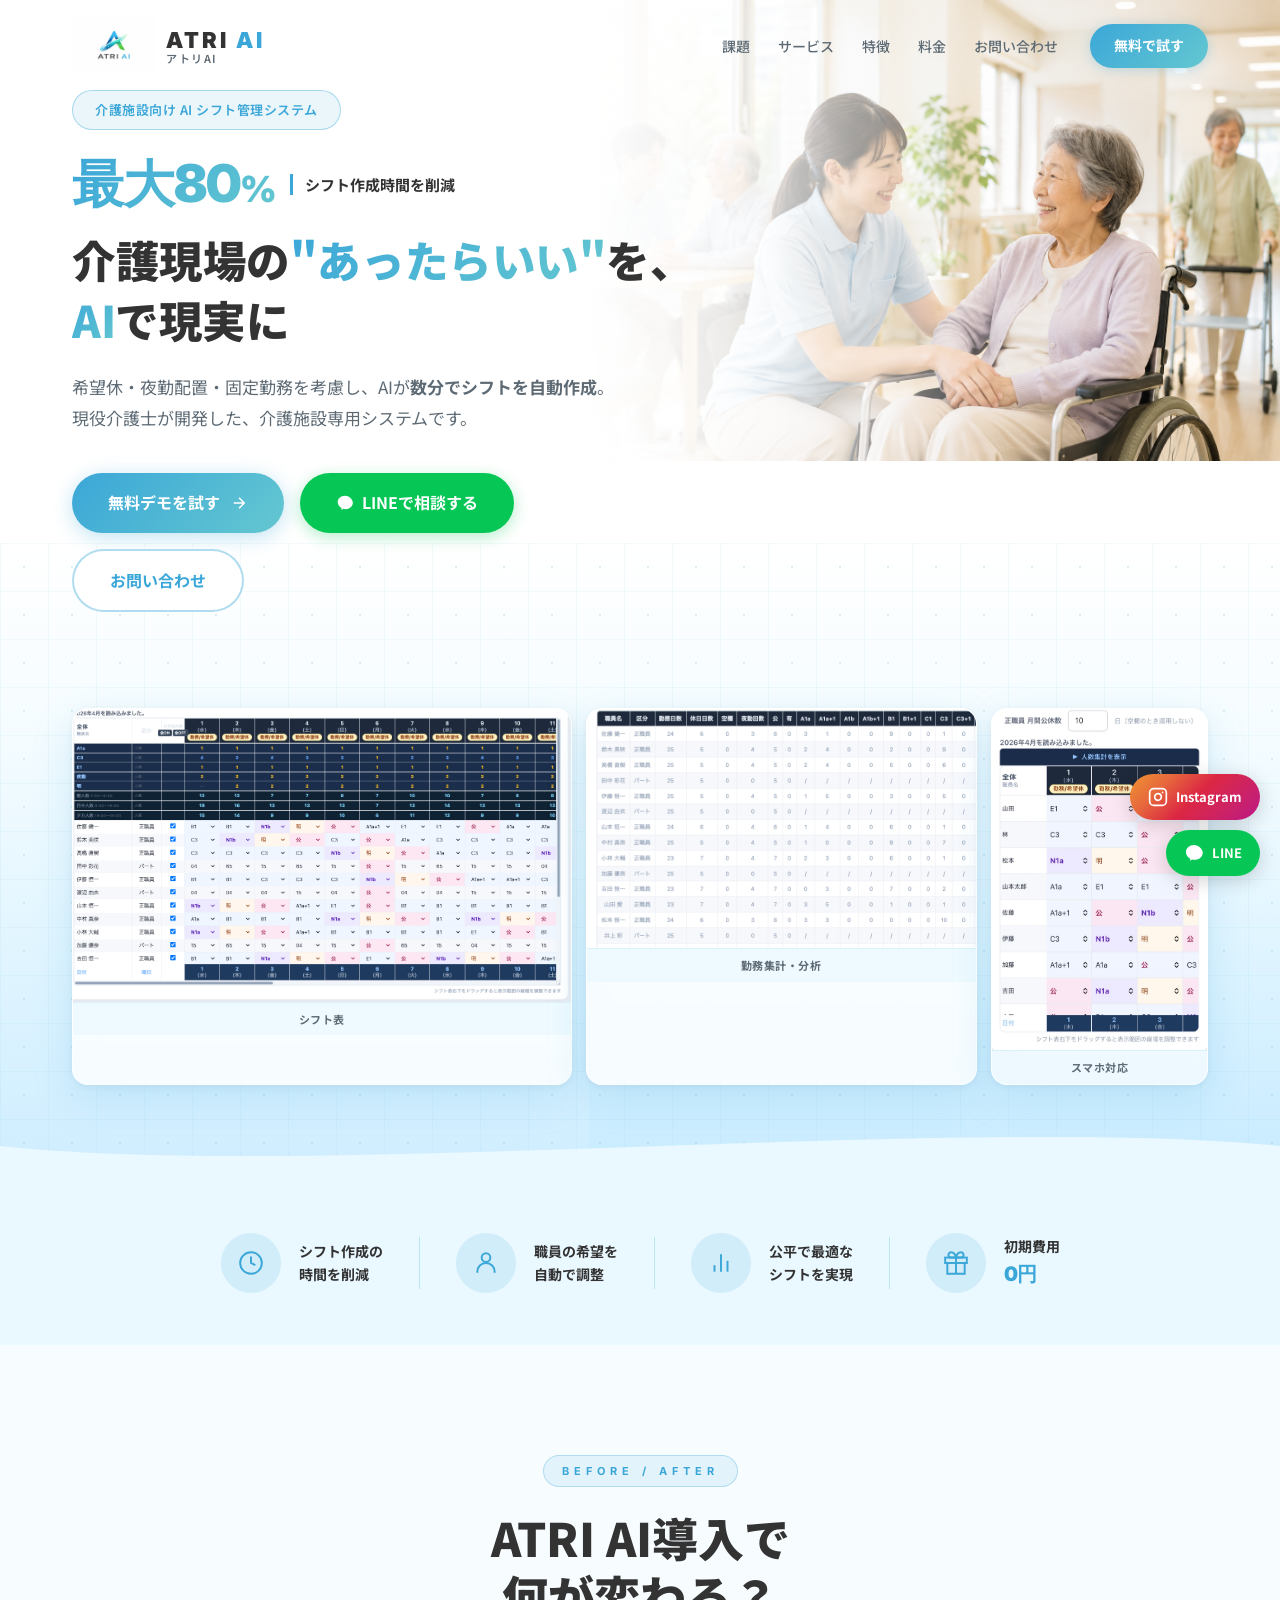
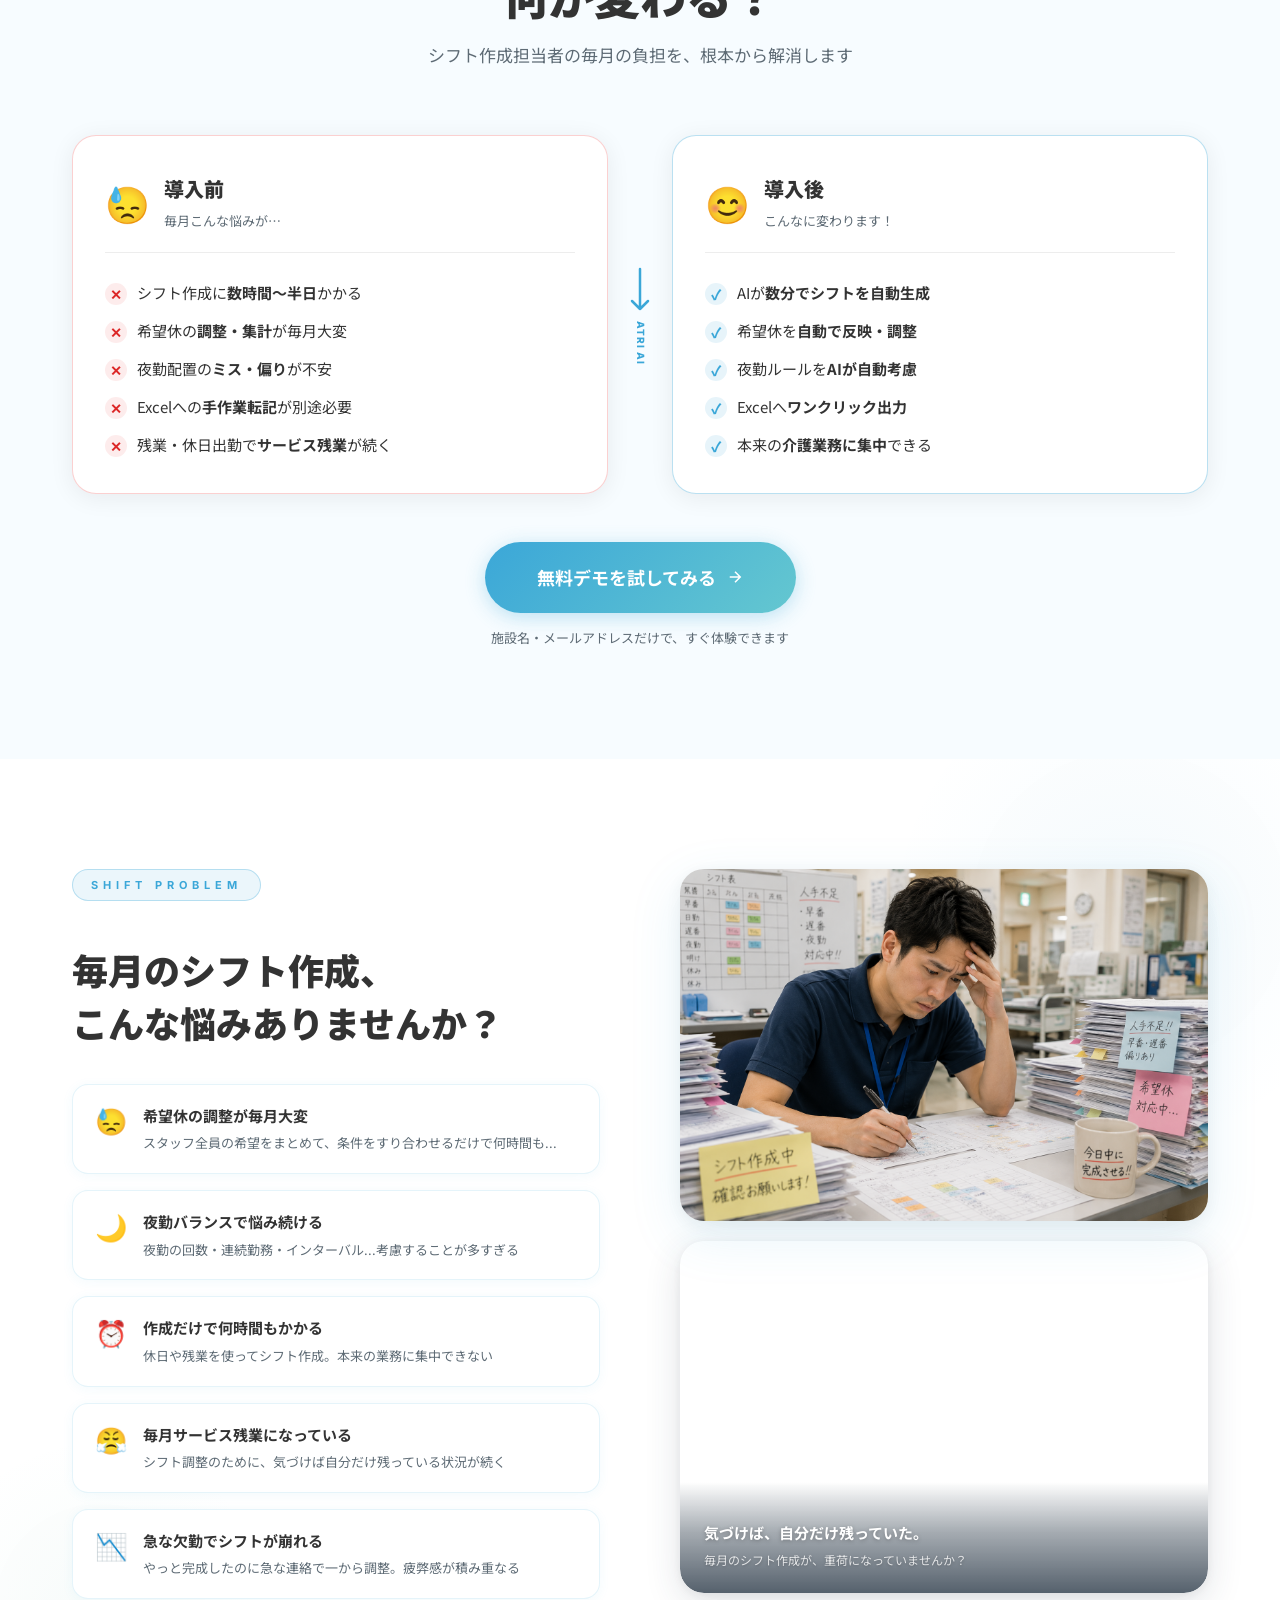
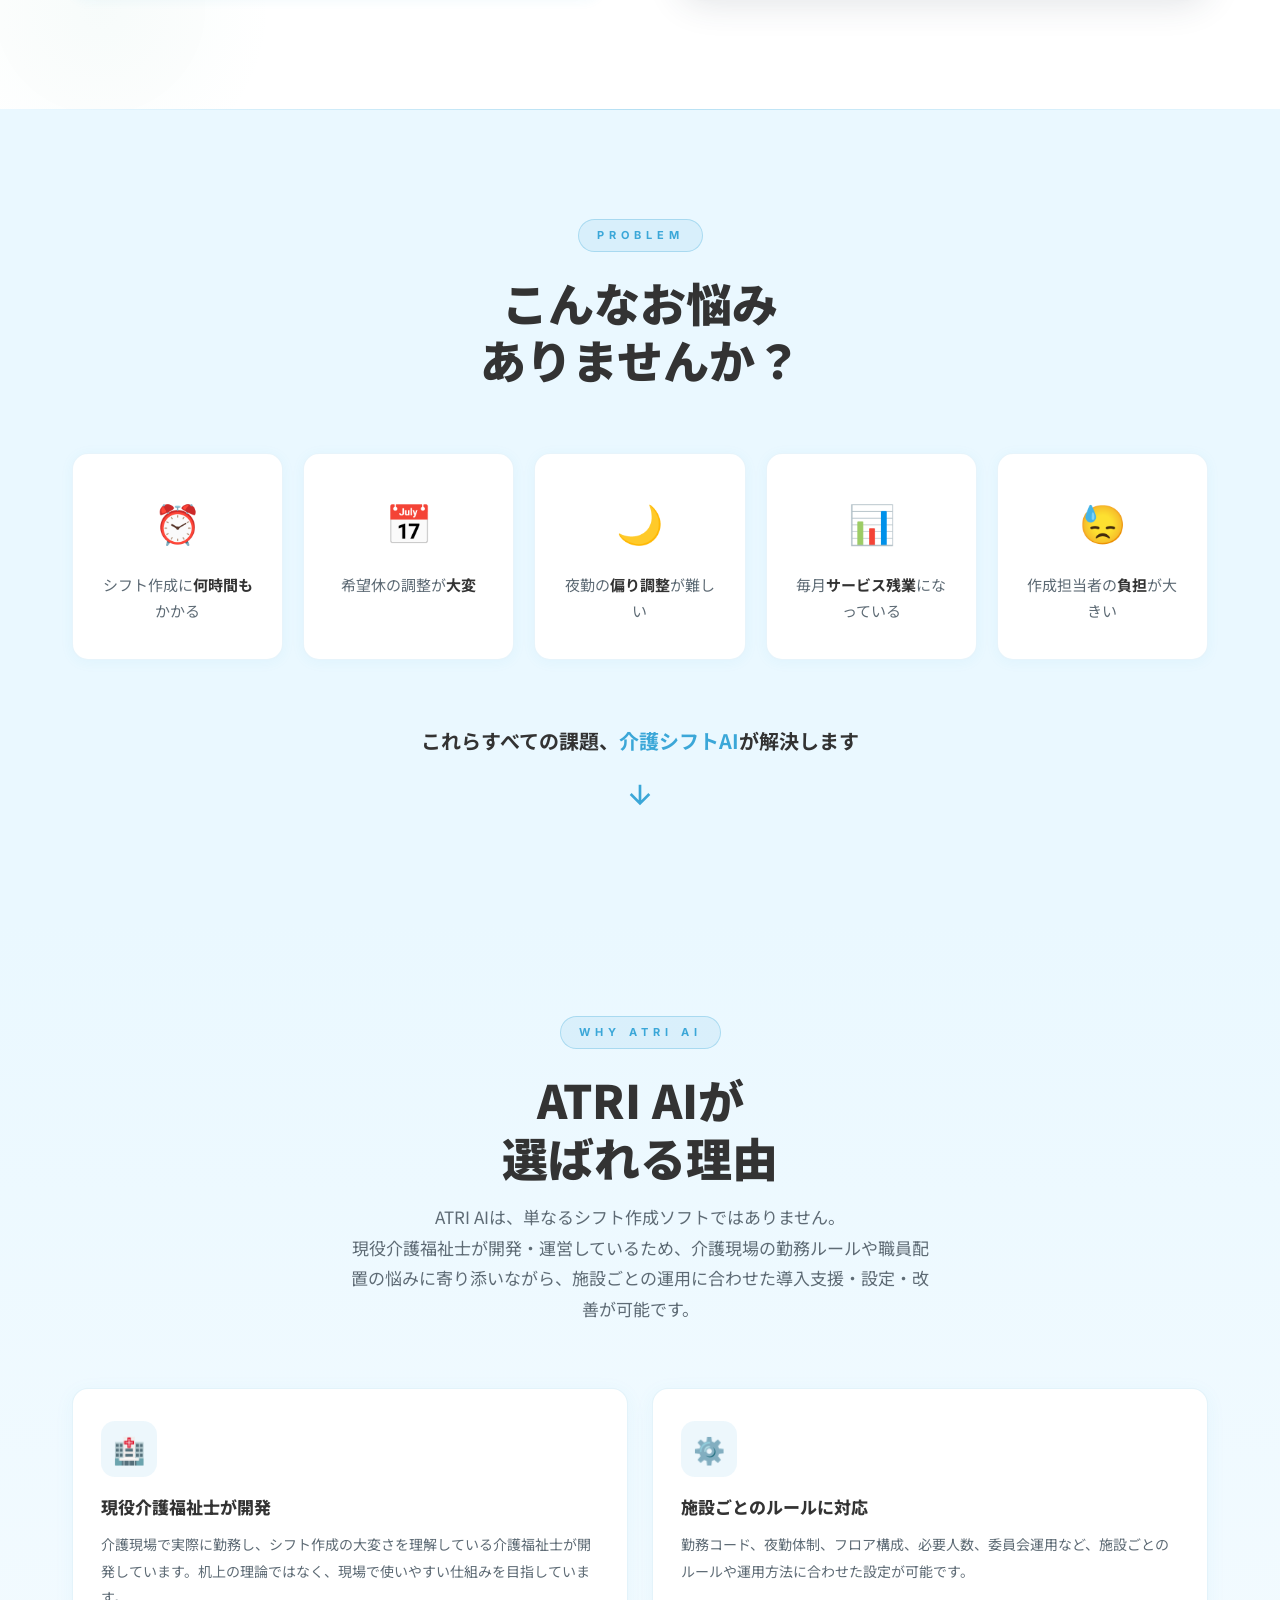
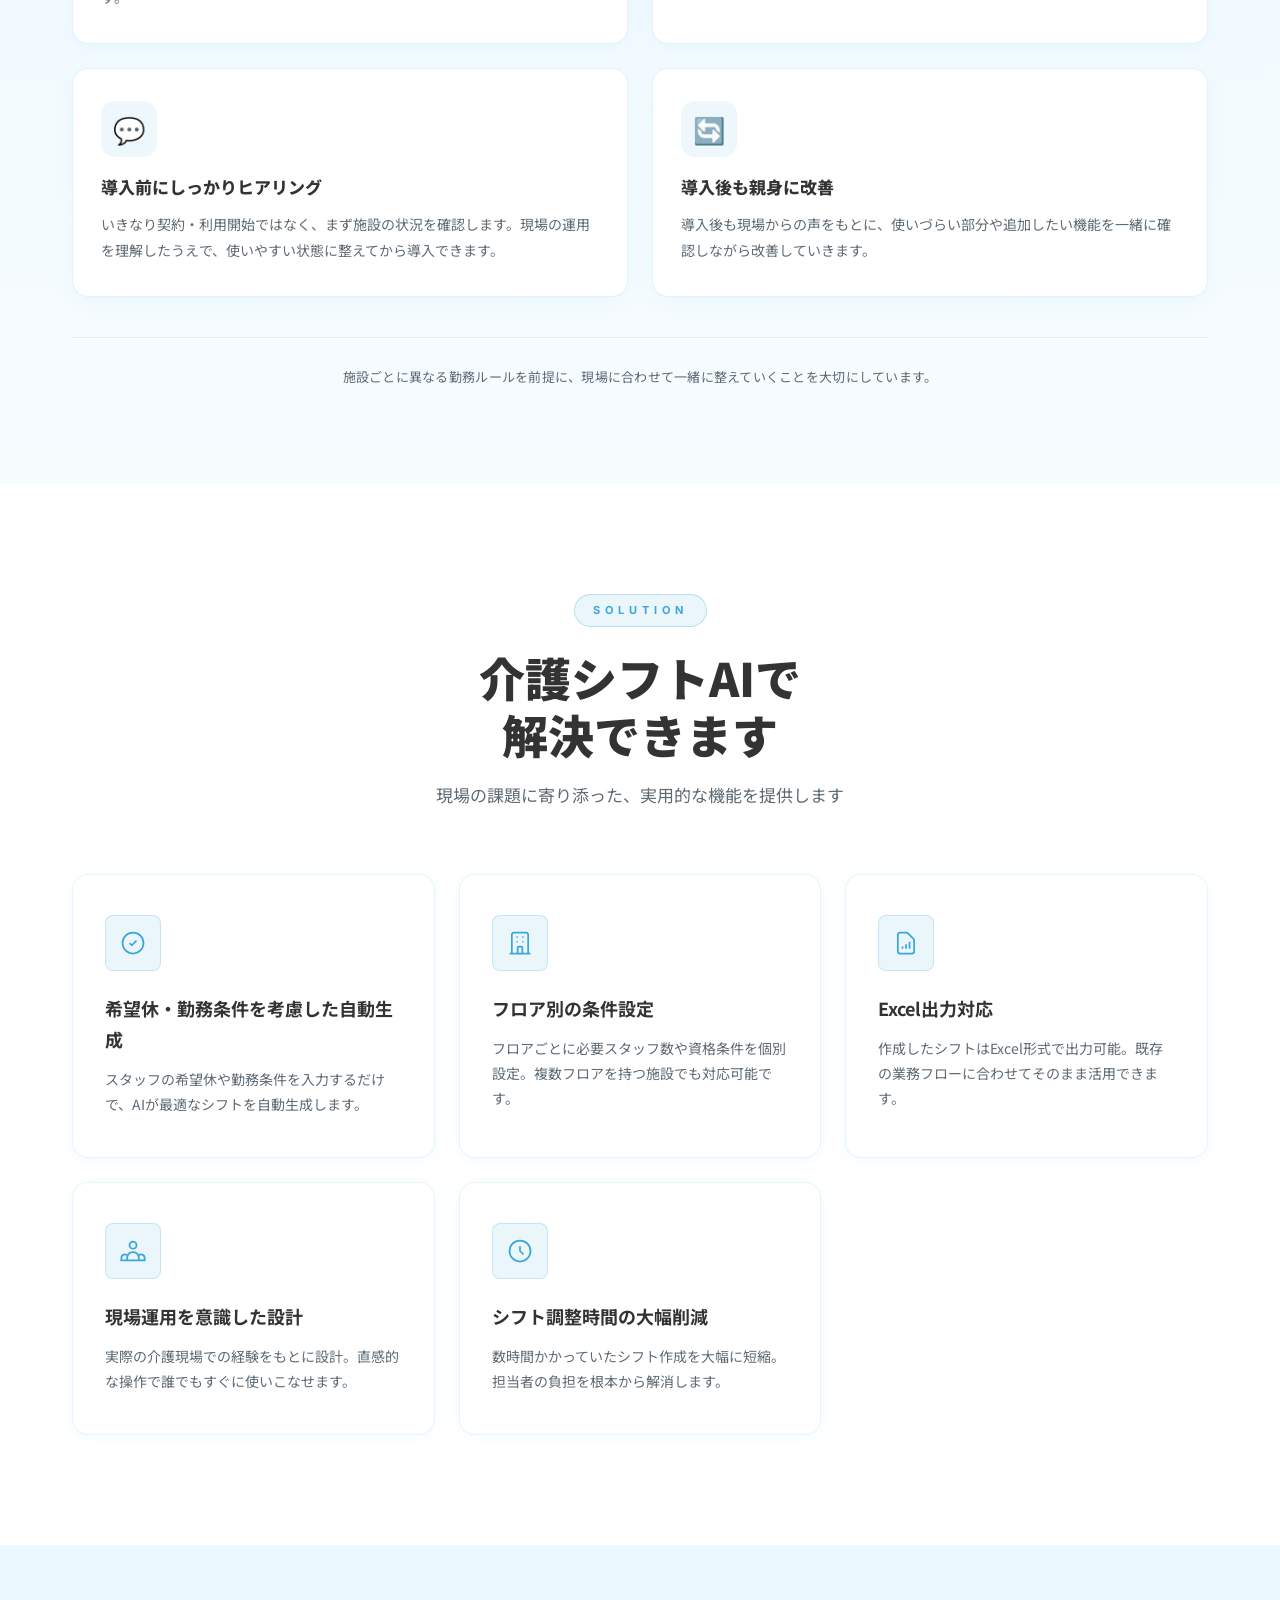
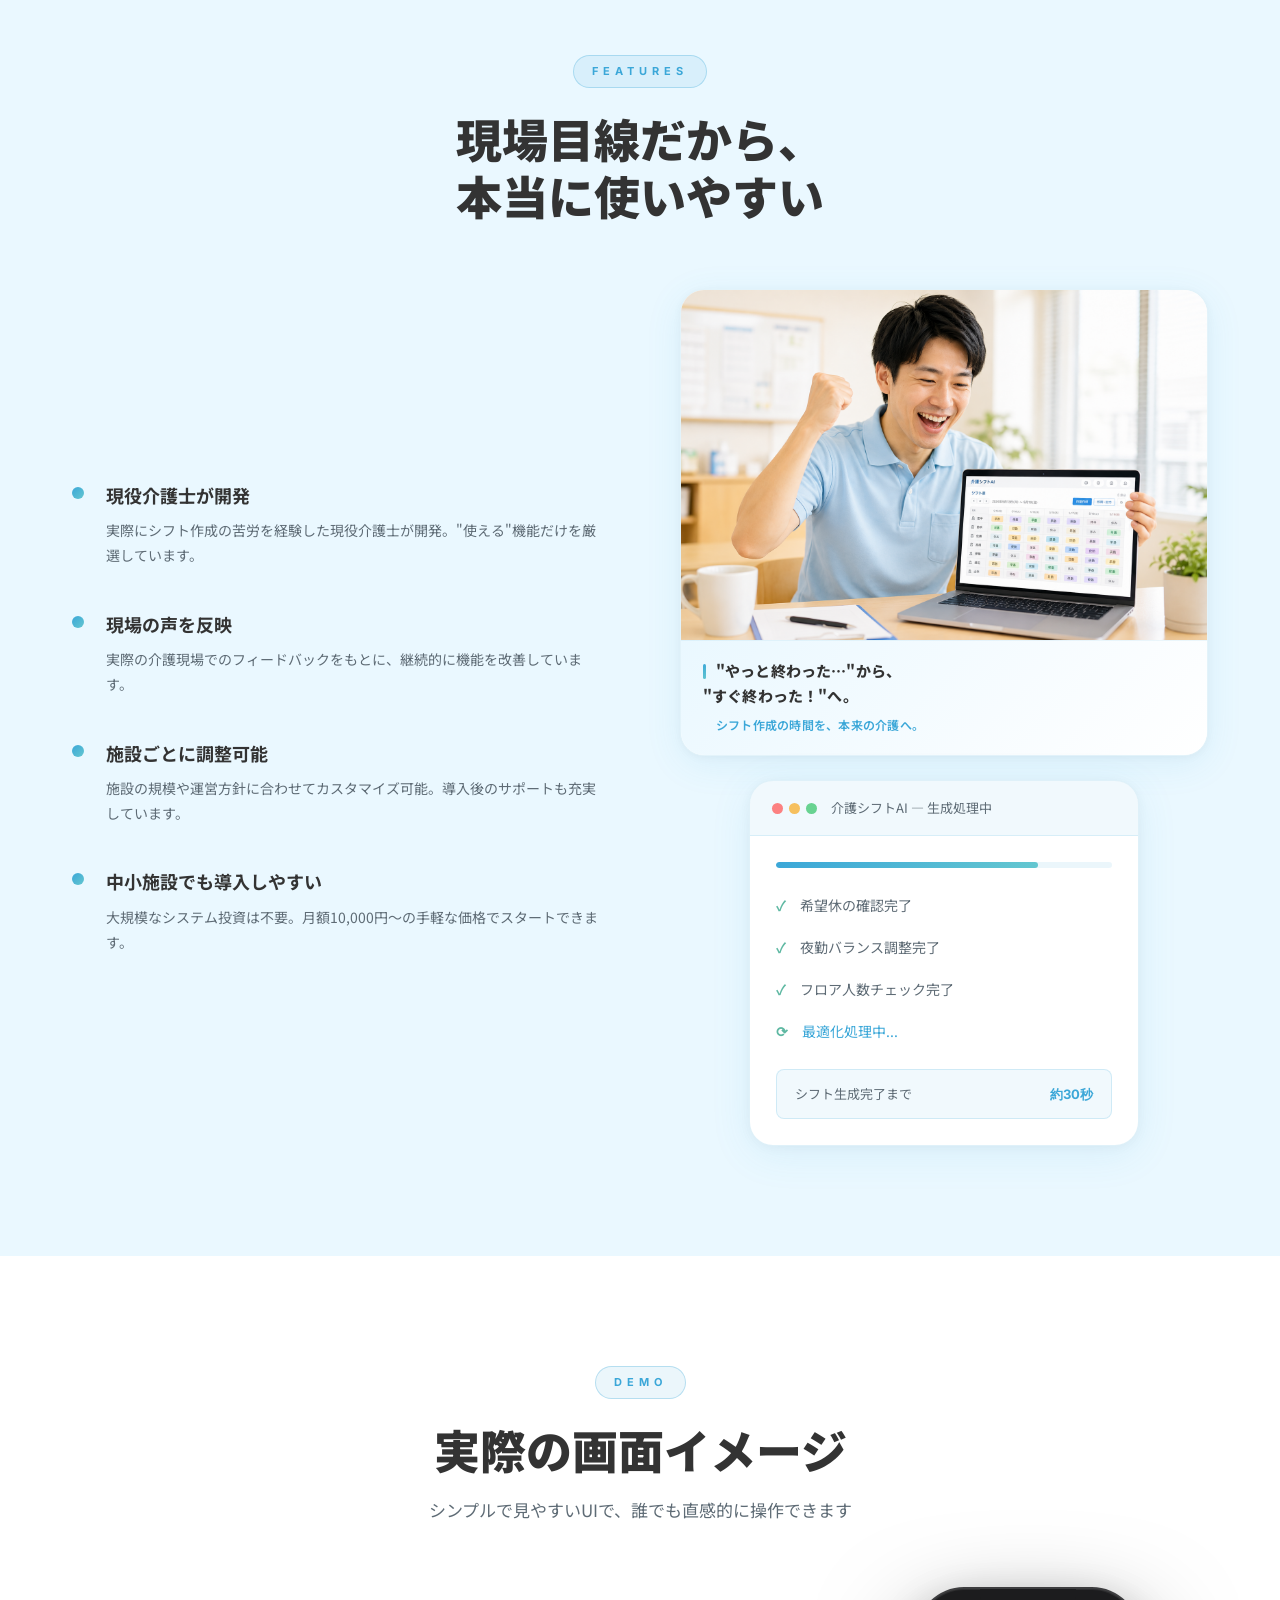
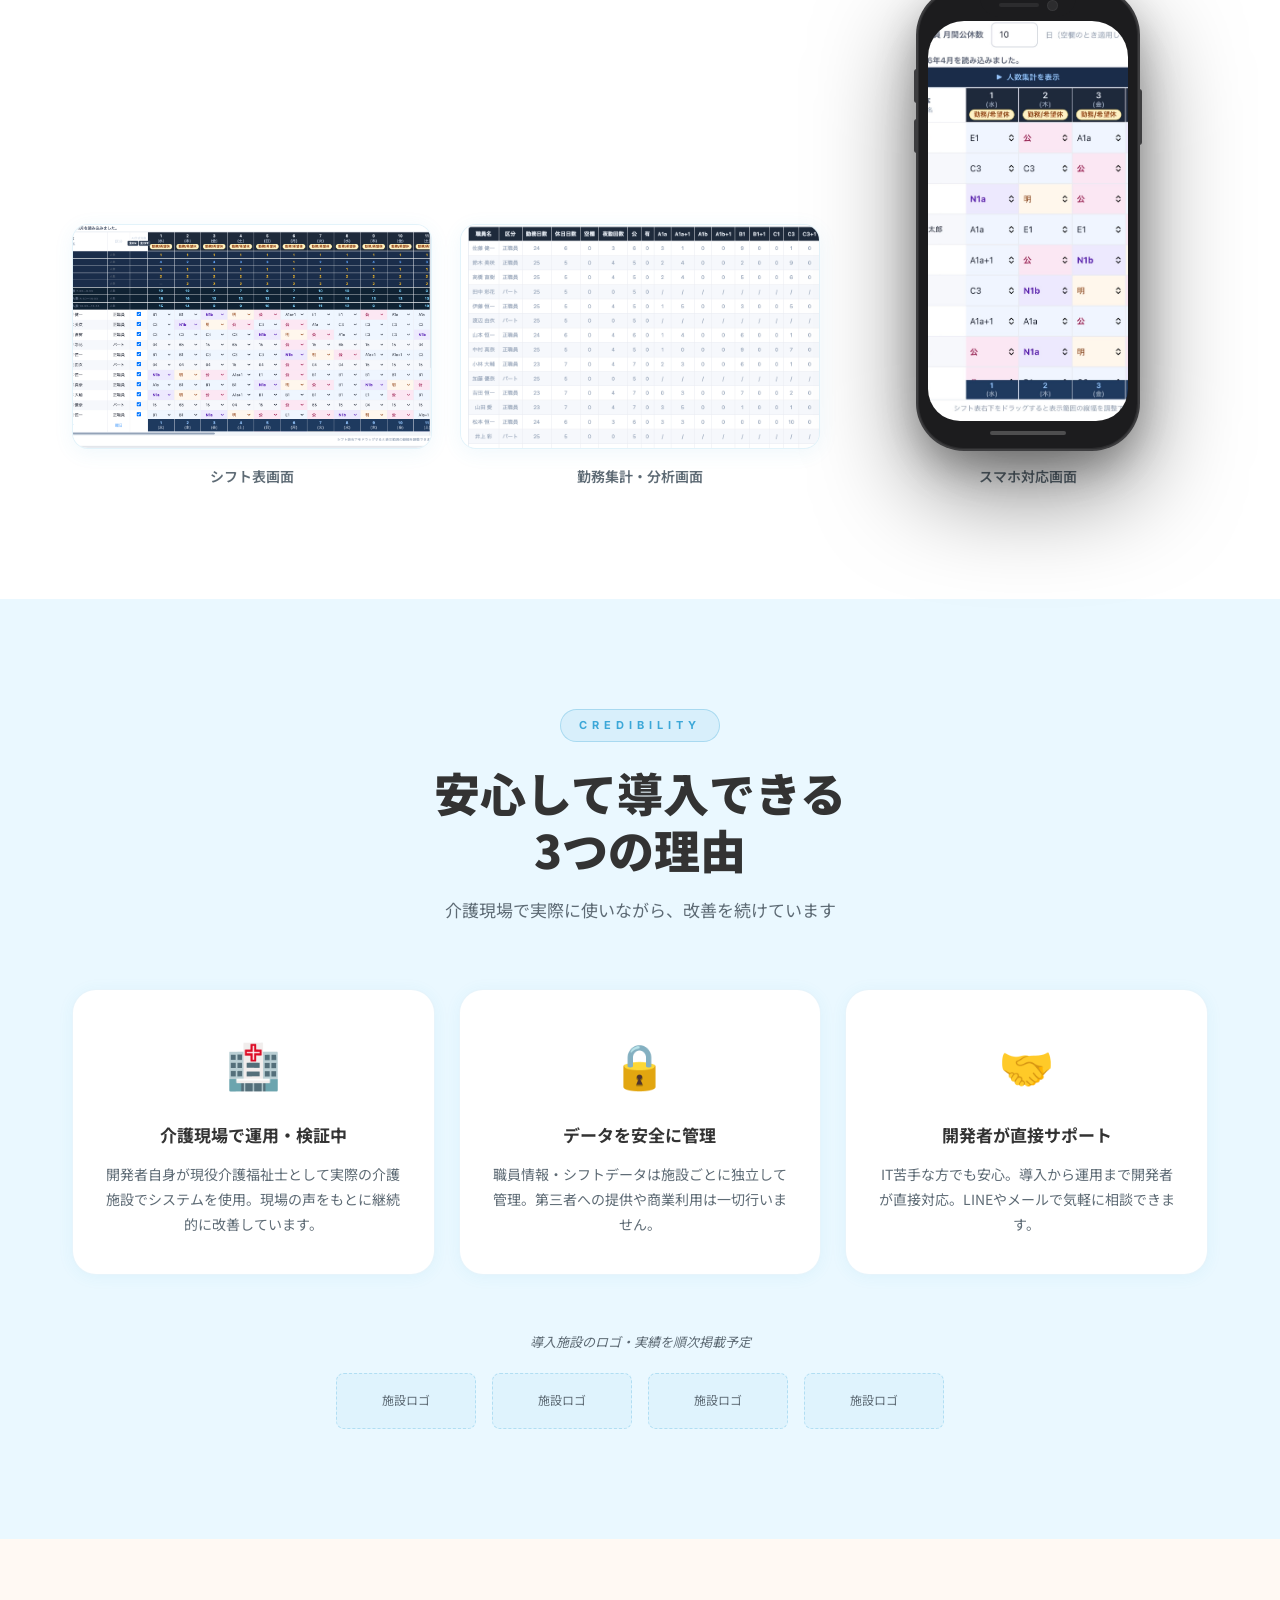
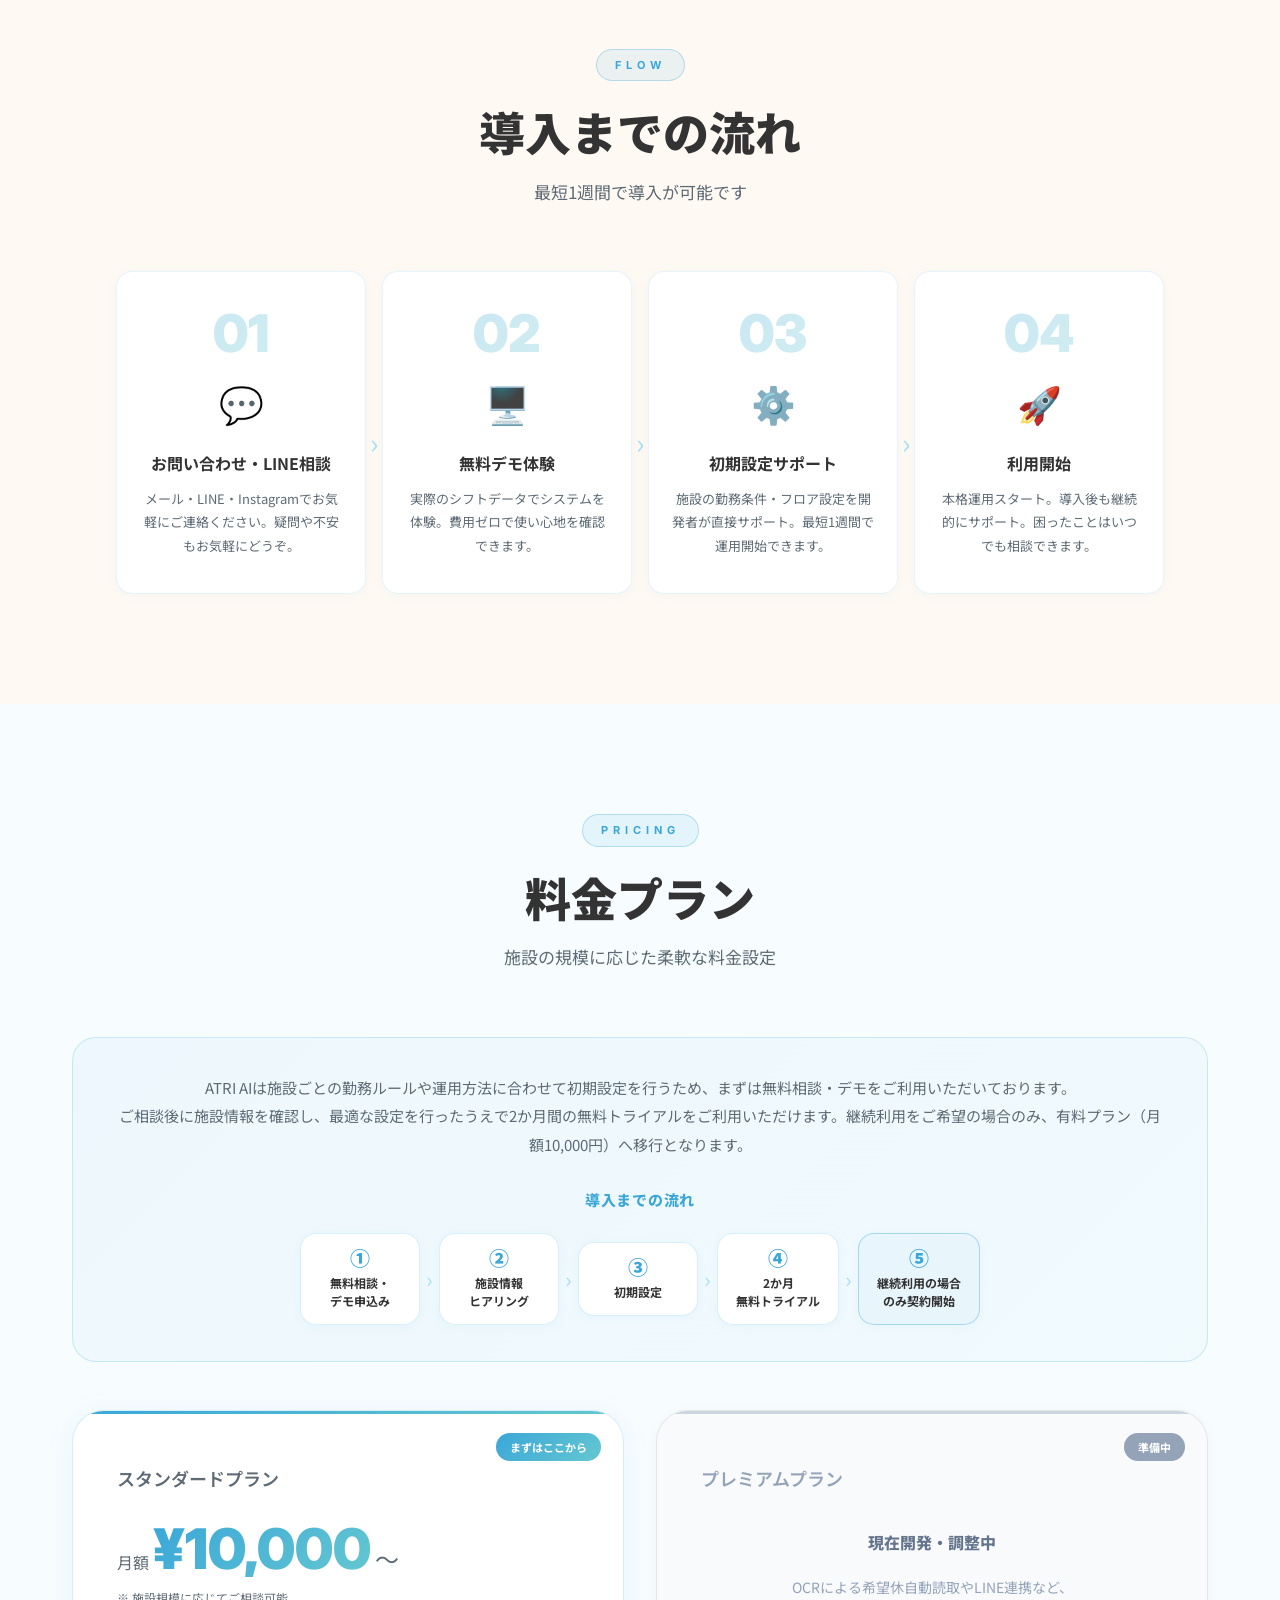
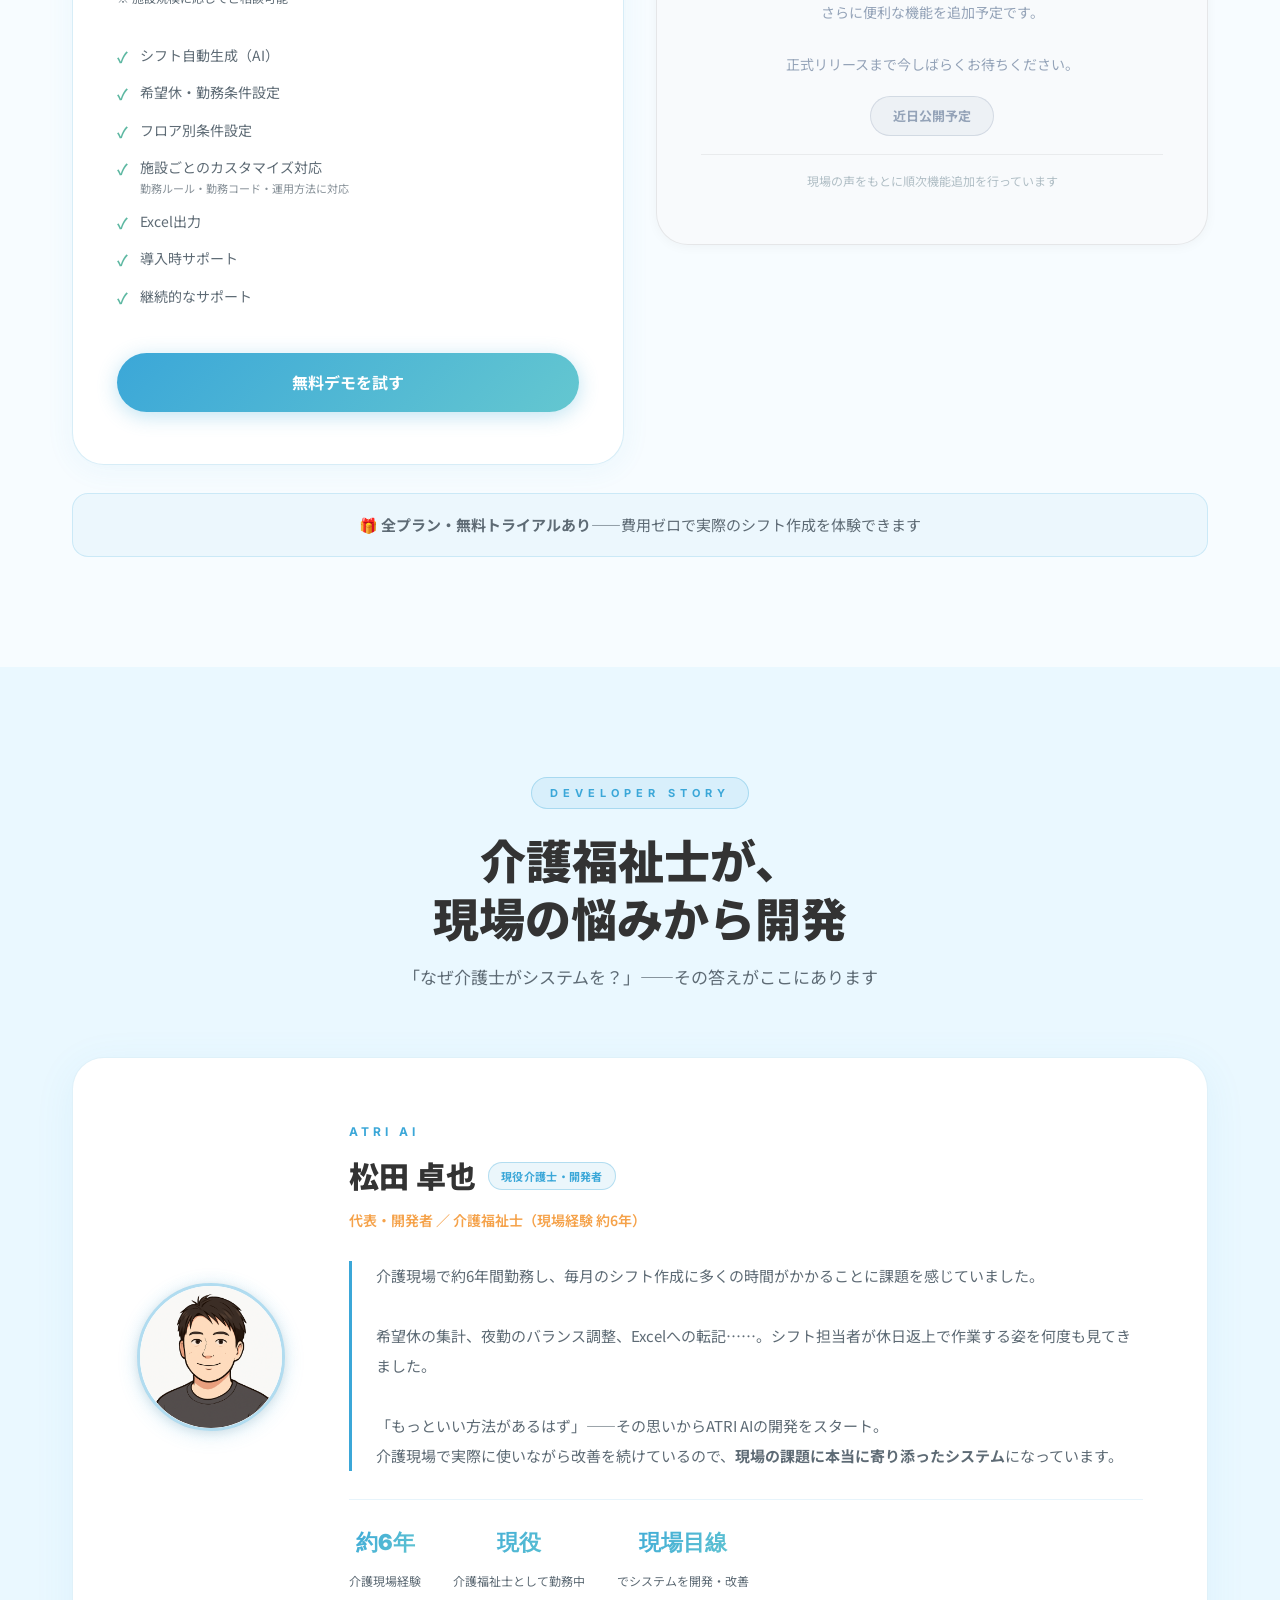
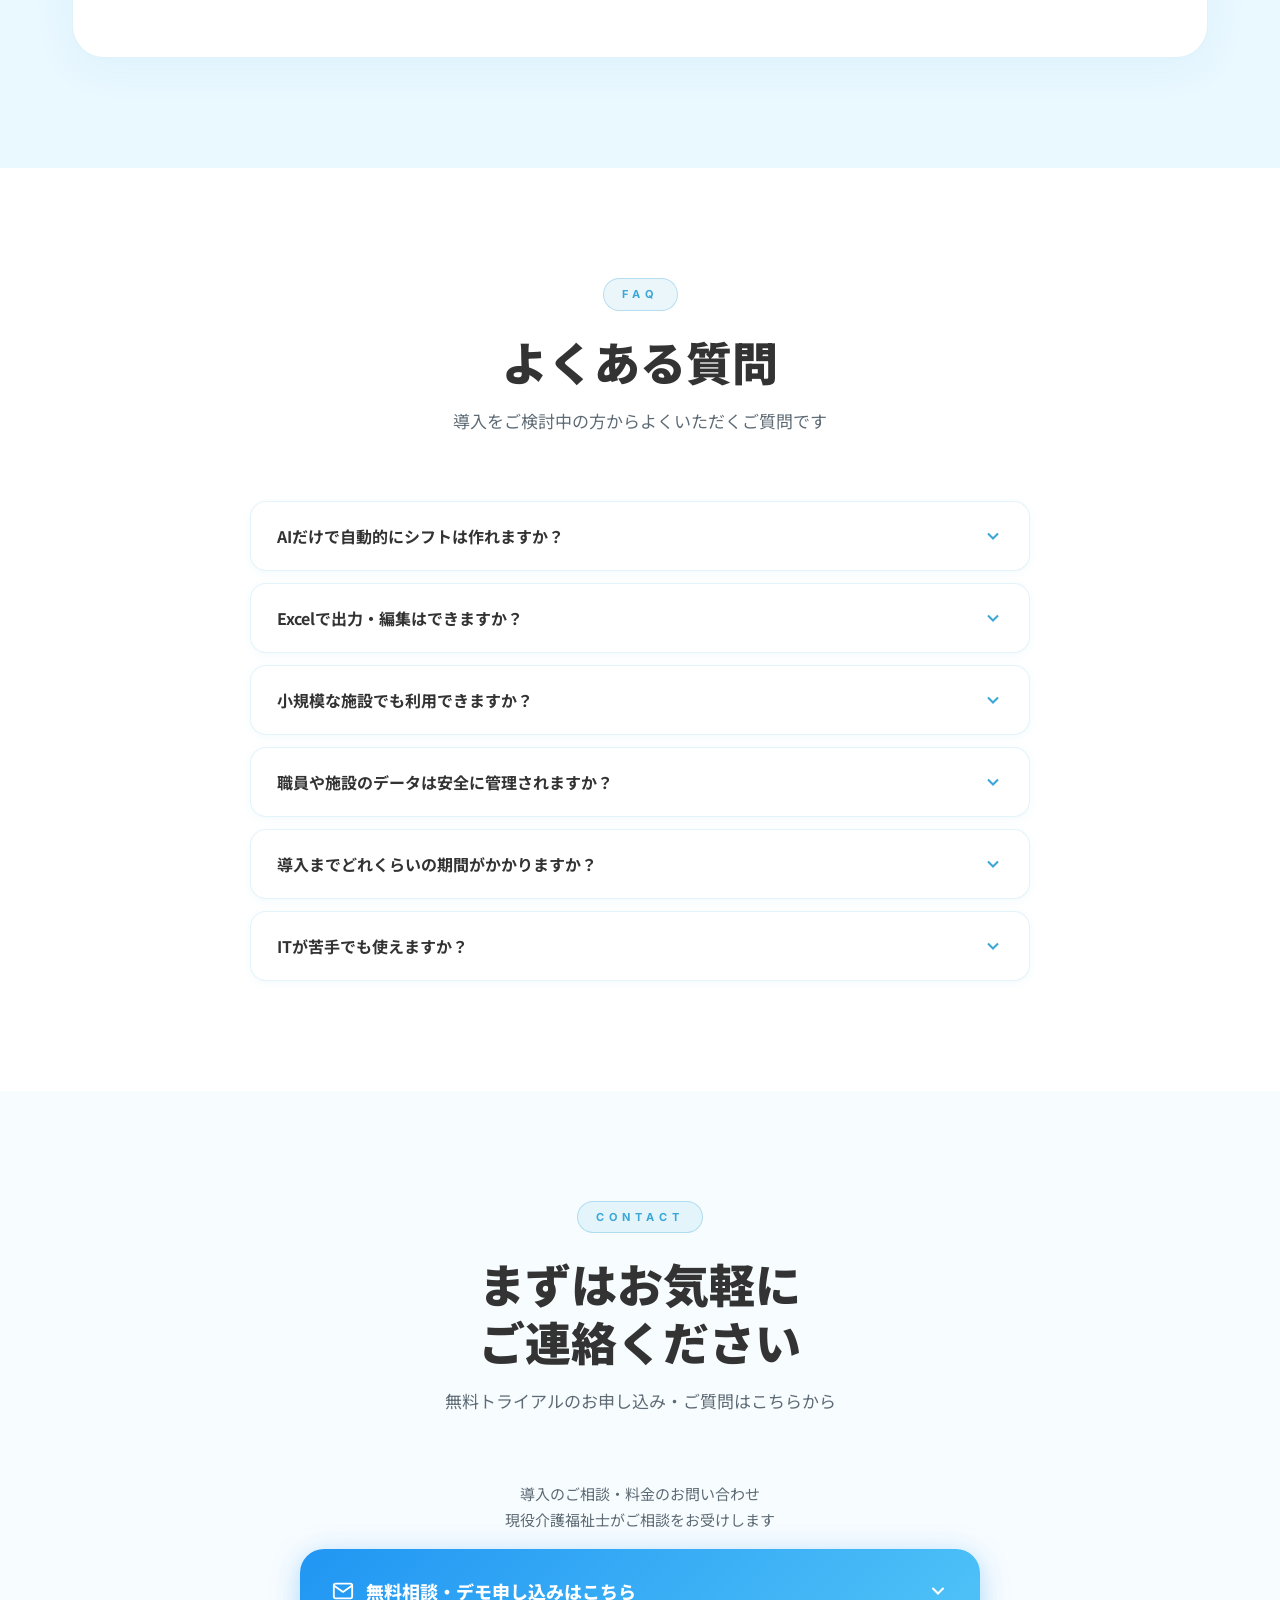
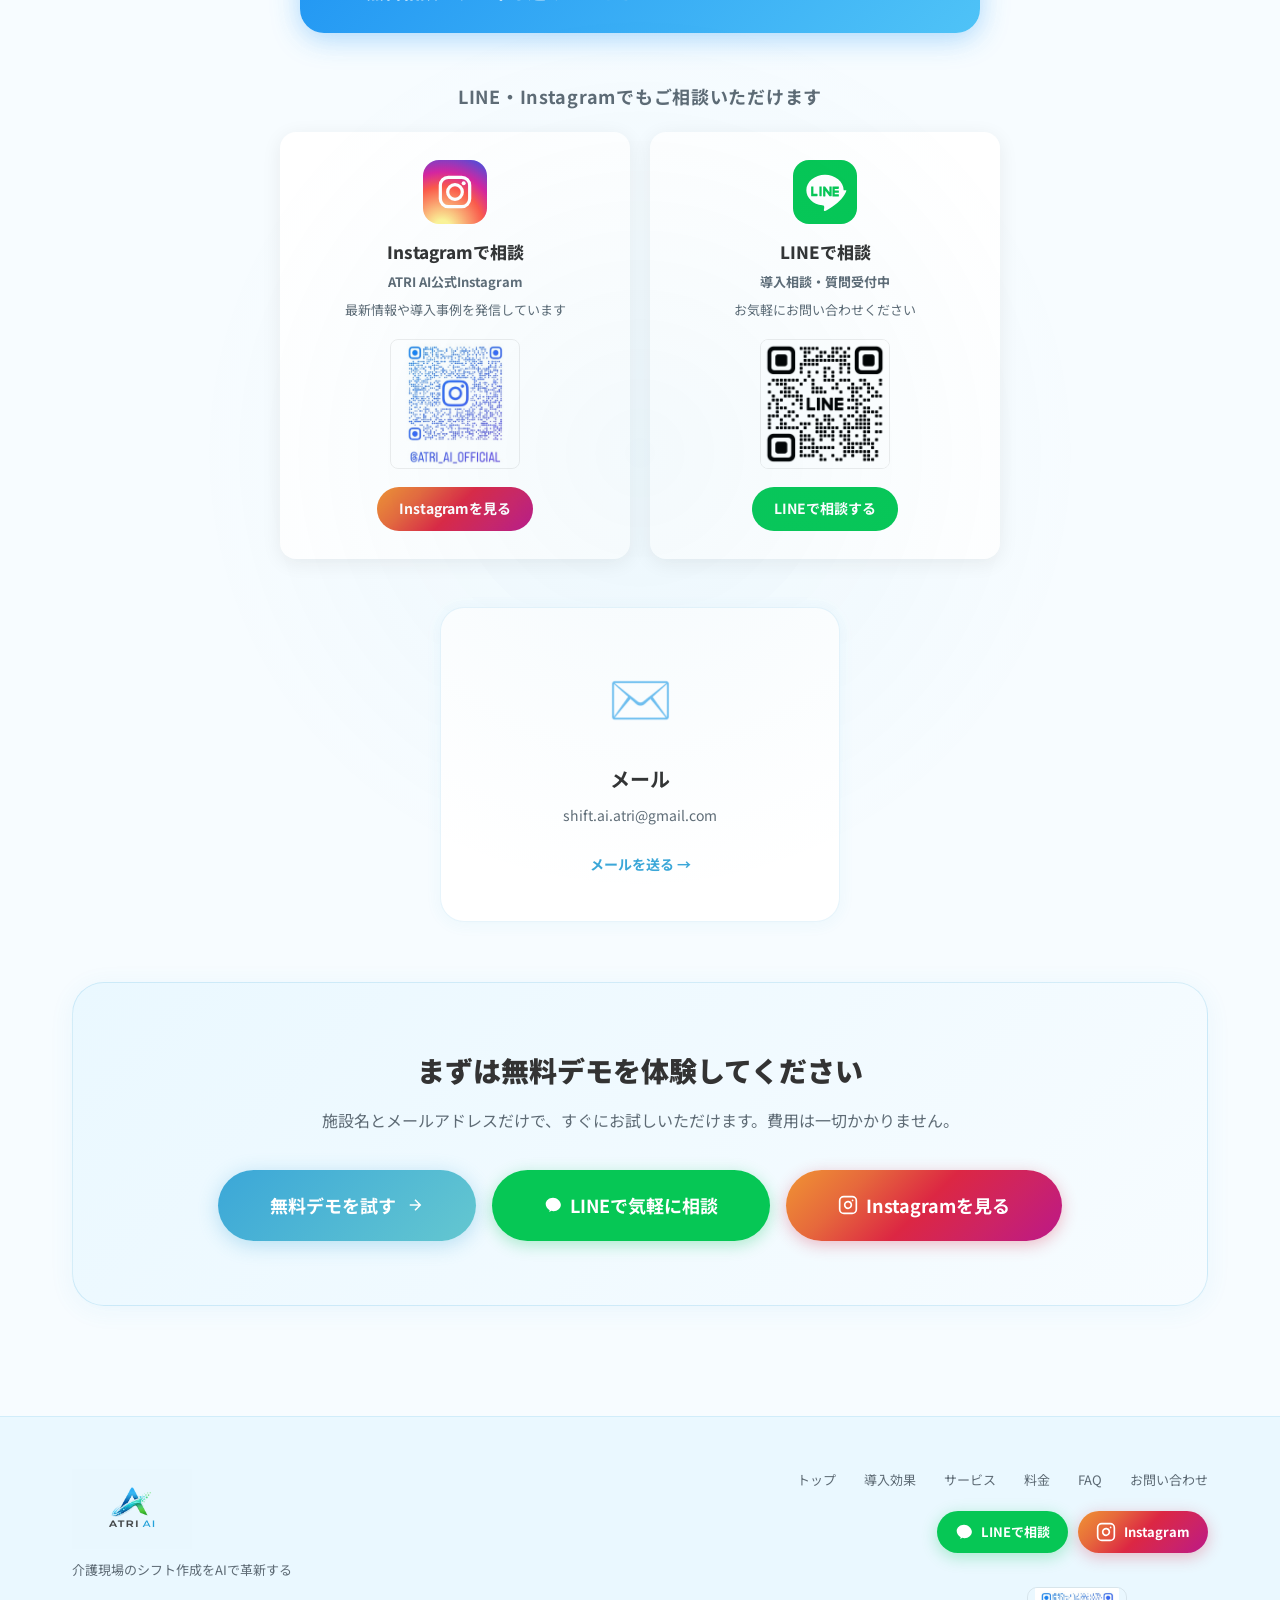
<file: index.html>
<!DOCTYPE html>
<html lang="ja">
<head>
  <meta charset="UTF-8">
  <meta name="viewport" content="width=device-width, initial-scale=1.0">
  <title>介護シフトAI | ATRI AI - 介護施設向けシフト自動化システム</title>
  <meta name="description" content="現役介護士が開発した介護施設向けAIシフト管理システム。希望休・勤務条件を考慮した自動生成で、シフト作成時間を大幅削減。無料トライアルあり。">
  <link rel="stylesheet" href="style.css">
  <link rel="preconnect" href="https://fonts.googleapis.com">
  <link rel="preconnect" href="https://fonts.gstatic.com" crossorigin>
  <link href="https://fonts.googleapis.com/css2?family=Noto+Sans+JP:wght@300;400;500;700;900&family=Inter:wght@300;400;500;600;700;800;900&display=swap" rel="stylesheet">
  <!-- Google tag (gtag.js) -->
  <script async src="https://www.googletagmanager.com/gtag/js?id=G-LX3CBWZG6T"></script>
  <script>
    window.dataLayer = window.dataLayer || [];
    function gtag(){dataLayer.push(arguments);}
    gtag('js', new Date());
    gtag('config', 'G-LX3CBWZG6T');
  </script>
</head>
<body>

  <!-- 背景装飾レイヤー（固定・最背面） -->
  <div class="site-bg" aria-hidden="true">
    <div class="site-bg-orb orb-blue"></div>
    <div class="site-bg-orb orb-sky"></div>
    <div class="site-bg-orb orb-teal"></div>
    <div class="site-bg-orb orb-mint"></div>
  </div>

  <!-- ナビゲーション -->
  <nav class="navbar" id="navbar">
    <div class="nav-container">
      <div class="nav-logo">
        <img src="images/logo-dark.png" alt="ATRI AI ロゴ" class="logo-img">
        <div class="logo-text-wrap">
          <span class="logo-text">ATRI <span class="logo-accent">AI</span></span>
          <span class="logo-text-ja">アトリAI</span>
        </div>
      </div>
      <ul class="nav-links">
        <li><a href="#problems">課題</a></li>
        <li><a href="#service">サービス</a></li>
        <li><a href="#features">特徴</a></li>
        <li><a href="#pricing">料金</a></li>
        <li><a href="#contact">お問い合わせ</a></li>
      </ul>
      <a href="https://shift-app-1w01.onrender.com/" target="_blank" rel="noopener noreferrer" class="nav-cta">無料で試す</a>
      <button class="hamburger" id="hamburger" aria-label="メニューを開く">
        <span></span><span></span><span></span>
      </button>
    </div>
  </nav>

  <!-- モバイルメニュー -->
  <div class="mobile-menu" id="mobileMenu">
    <ul>
      <li><a href="#problems">課題</a></li>
      <li><a href="#service">サービス</a></li>
      <li><a href="#features">特徴</a></li>
      <li><a href="#pricing">料金</a></li>
      <li><a href="#contact">お問い合わせ</a></li>
      <li><a href="https://shift-app-1w01.onrender.com/" target="_blank" rel="noopener noreferrer" class="mobile-cta">無料で試す</a></li>
    </ul>
  </div>

  <!-- ① ヒーロー -->
  <section class="hero" id="hero">

    <!-- 右側：介護現場の写真（フルハイト絶対配置） -->
    <div class="hero-photo-area">
      <img
        src="images/care-scene.png"
        alt="笑顔で高齢者に寄り添う介護士と、明るい介護施設のひとこま"
        class="hero-photo"
        loading="eager"
        decoding="async"
      >
      <div class="hero-photo-fade"></div>
    </div>

    <!-- 下部グラデーション＋AIドットレイヤー -->
    <div class="hero-ai-layer" aria-hidden="true"></div>

    <!-- テキスト＆CTA ＋ プレビューカード -->
    <div class="container hero-inner">

      <!-- 上段：コピー -->
      <div class="hero-content">

        <div class="hero-badge">介護施設向け AI シフト管理システム</div>

        <div class="hero-metric">
          <span class="hero-metric-num">最大<em>80</em><span class="hero-metric-pct">%</span></span>
          <span class="hero-metric-label">シフト作成時間を削減</span>
        </div>

        <h1 class="hero-title">
          <span class="title-block">介護現場の<span class="highlight">"あったらいい"</span></span>を、<span class="highlight">AI</span>で現実に
        </h1>

        <p class="hero-subtitle">希望休・夜勤配置・固定勤務を考慮し、AIが<strong>数分でシフトを自動作成</strong>。<br class="sp-hide">現役介護士が開発した、介護施設専用システムです。</p>

        <div class="hero-buttons">
          <a href="https://shift-app-1w01.onrender.com/" target="_blank" rel="noopener noreferrer" class="btn btn-primary">
            <span>無料デモを試す</span>
            <svg viewBox="0 0 24 24" fill="none" stroke="currentColor" stroke-width="2">
              <path d="M5 12h14M12 5l7 7-7 7"/>
            </svg>
          </a>
          <a href="https://lin.ee/oSyYCS6" target="_blank" rel="noopener noreferrer" class="btn btn-line">
            <svg class="btn-line-icon" viewBox="0 0 32 32" fill="currentColor" xmlns="http://www.w3.org/2000/svg"><path d="M16 3C8.83 3 3 8.13 3 14.4c0 4.54 2.87 8.5 7.13 10.73l-.88 3.27 3.82-2c1.24.35 2.55.54 3.93.54 7.17 0 13-5.13 13-11.4S23.17 3 16 3z"/></svg>
            <span>LINEで相談する</span>
          </a>
          <a href="#contact" class="btn btn-secondary">お問い合わせ</a>
        </div>

      </div>

      <!-- 下段：デモ画面プレビュー -->
      <div class="hero-preview">

        <div class="hprev-card" data-delay="100">
          <img
            src="images/demo-shift-table.png"
            alt="シフト表画面プレビュー"
            class="hprev-img"
            loading="eager"
            decoding="async"
          >
          <div class="hprev-label">シフト表</div>
        </div>

        <div class="hprev-card" data-delay="200">
          <img
            src="images/demo-summary-table.png"
            alt="勤務集計・分析画面プレビュー"
            class="hprev-img"
            loading="eager"
            decoding="async"
          >
          <div class="hprev-label">勤務集計・分析</div>
        </div>

        <div class="hprev-card hprev-card-phone" data-delay="300">
          <div class="hprev-phone-inner">
            <img
              src="images/demo-mobile-screen.png"
              alt="介護シフトAI スマホ対応画面"
              class="hprev-phone-screenshot"
              loading="eager"
              decoding="async"
            >
          </div>
          <div class="hprev-label">スマホ対応</div>
        </div>

      </div>
    </div>

    <!-- 波形ディバイダー -->
    <div class="hero-wave" aria-hidden="true">
      <svg viewBox="0 0 1440 72" preserveAspectRatio="none" xmlns="http://www.w3.org/2000/svg">
        <path d="M0,36 C360,70 1080,4 1440,36 L1440,72 L0,72 Z" fill="#EAF8FF"/>
      </svg>
    </div>
  </section>

  <!-- スタットバー（ヒーロー直下） -->
  <section class="stats-bar">
    <div class="container">
      <div class="stats-bar-inner">

        <div class="stats-item">
          <div class="stats-icon">
            <svg viewBox="0 0 24 24" fill="none" stroke="currentColor" stroke-width="1.8">
              <circle cx="12" cy="12" r="10"/>
              <polyline points="12 6 12 12 16 14"/>
            </svg>
          </div>
          <div class="stats-body">
            <span class="stats-feat">シフト作成の<br>時間を削減</span>
          </div>
        </div>

        <div class="stats-sep"></div>

        <div class="stats-item">
          <div class="stats-icon">
            <svg viewBox="0 0 24 24" fill="none" stroke="currentColor" stroke-width="1.8">
              <circle cx="12" cy="7" r="4"/>
              <path d="M4 21v-1a8 8 0 0116 0v1"/>
            </svg>
          </div>
          <div class="stats-body">
            <span class="stats-feat">職員の希望を<br>自動で調整</span>
          </div>
        </div>

        <div class="stats-sep"></div>

        <div class="stats-item">
          <div class="stats-icon">
            <svg viewBox="0 0 24 24" fill="none" stroke="currentColor" stroke-width="1.8">
              <line x1="18" y1="20" x2="18" y2="10"/>
              <line x1="12" y1="20" x2="12" y2="4"/>
              <line x1="6" y1="20" x2="6" y2="14"/>
            </svg>
          </div>
          <div class="stats-body">
            <span class="stats-feat">公平で最適な<br>シフトを実現</span>
          </div>
        </div>

        <div class="stats-sep"></div>

        <div class="stats-item">
          <div class="stats-icon">
            <svg viewBox="0 0 24 24" fill="none" stroke="currentColor" stroke-width="1.8">
              <polyline points="20 12 20 22 4 22 4 12"/>
              <rect x="2" y="7" width="20" height="5"/>
              <line x1="12" y1="22" x2="12" y2="7"/>
              <path d="M12 7H7.5a2.5 2.5 0 0 1 0-5C11 2 12 7 12 7z"/>
              <path d="M12 7h4.5a2.5 2.5 0 0 0 0-5C13 2 12 7 12 7z"/>
            </svg>
          </div>
          <div class="stats-body">
            <span class="stats-feat">初期費用<br><strong class="stats-zero">0円</strong></span>
          </div>
        </div>

      </div>
    </div>
  </section>

  <!-- ビフォー・アフター比較 -->
  <section class="before-after" id="before-after">
    <div class="container">
      <div class="section-header">
        <span class="section-label">BEFORE / AFTER</span>
        <h2 class="section-title">ATRI AI導入で<br>何が変わる？</h2>
        <p class="section-desc">シフト作成担当者の毎月の負担を、根本から解消します</p>
      </div>
      <div class="ba-grid">

        <div class="ba-card ba-before" data-delay="0">
          <div class="ba-card-head">
            <span class="ba-emoji">😓</span>
            <div>
              <h3 class="ba-title">導入前</h3>
              <p class="ba-subtitle">毎月こんな悩みが…</p>
            </div>
          </div>
          <ul class="ba-list">
            <li><span class="ba-mark ba-x">✕</span><span>シフト作成に<strong>数時間〜半日</strong>かかる</span></li>
            <li><span class="ba-mark ba-x">✕</span><span>希望休の<strong>調整・集計</strong>が毎月大変</span></li>
            <li><span class="ba-mark ba-x">✕</span><span>夜勤配置の<strong>ミス・偏り</strong>が不安</span></li>
            <li><span class="ba-mark ba-x">✕</span><span>Excelへの<strong>手作業転記</strong>が別途必要</span></li>
            <li><span class="ba-mark ba-x">✕</span><span>残業・休日出勤で<strong>サービス残業</strong>が続く</span></li>
          </ul>
        </div>

        <div class="ba-arrow-col" aria-hidden="true">
          <div class="ba-arrow-inner">
            <svg viewBox="0 0 24 48" fill="none" xmlns="http://www.w3.org/2000/svg">
              <path d="M12 4v40M4 36l8 8 8-8" stroke="currentColor" stroke-width="2.5" stroke-linecap="round" stroke-linejoin="round"/>
            </svg>
            <span class="ba-arrow-label">ATRI AI</span>
          </div>
        </div>

        <div class="ba-card ba-after" data-delay="150">
          <div class="ba-card-head">
            <span class="ba-emoji">😊</span>
            <div>
              <h3 class="ba-title">導入後</h3>
              <p class="ba-subtitle">こんなに変わります！</p>
            </div>
          </div>
          <ul class="ba-list">
            <li><span class="ba-mark ba-o">✓</span><span>AIが<strong>数分でシフトを自動生成</strong></span></li>
            <li><span class="ba-mark ba-o">✓</span><span>希望休を<strong>自動で反映・調整</strong></span></li>
            <li><span class="ba-mark ba-o">✓</span><span>夜勤ルールを<strong>AIが自動考慮</strong></span></li>
            <li><span class="ba-mark ba-o">✓</span><span>Excelへ<strong>ワンクリック出力</strong></span></li>
            <li><span class="ba-mark ba-o">✓</span><span>本来の<strong>介護業務に集中</strong>できる</span></li>
          </ul>
        </div>

      </div>
      <div class="ba-cta" data-delay="200">
        <a href="https://shift-app-1w01.onrender.com/" target="_blank" rel="noopener noreferrer" class="btn btn-primary btn-large">
          <span>無料デモを試してみる</span>
          <svg viewBox="0 0 24 24" fill="none" stroke="currentColor" stroke-width="2"><path d="M5 12h14M12 5l7 7-7 7"/></svg>
        </a>
        <p class="ba-cta-note">施設名・メールアドレスだけで、すぐ体験できます</p>
      </div>
    </div>
  </section>

  <!-- ② シフト作成の悩み共感セクション -->
  <section class="shift-stress" id="shift-stress">
    <div class="container">
      <div class="shift-stress-inner">

        <!-- 左：テキスト -->
        <div class="shift-stress-text" data-delay="0">
          <span class="section-label">SHIFT PROBLEM</span>
          <h2 class="shift-stress-title">毎月のシフト作成、<br>こんな悩みありませんか？</h2>
          <ul class="shift-stress-list">
            <li>
              <span class="stress-icon">😓</span>
              <div>
                <strong>希望休の調整が毎月大変</strong>
                <p>スタッフ全員の希望をまとめて、条件をすり合わせるだけで何時間も...</p>
              </div>
            </li>
            <li>
              <span class="stress-icon">🌙</span>
              <div>
                <strong>夜勤バランスで悩み続ける</strong>
                <p>夜勤の回数・連続勤務・インターバル...考慮することが多すぎる</p>
              </div>
            </li>
            <li>
              <span class="stress-icon">⏰</span>
              <div>
                <strong>作成だけで何時間もかかる</strong>
                <p>休日や残業を使ってシフト作成。本来の業務に集中できない</p>
              </div>
            </li>
            <li>
              <span class="stress-icon">😤</span>
              <div>
                <strong>毎月サービス残業になっている</strong>
                <p>シフト調整のために、気づけば自分だけ残っている状況が続く</p>
              </div>
            </li>
            <li>
              <span class="stress-icon">📉</span>
              <div>
                <strong>急な欠勤でシフトが崩れる</strong>
                <p>やっと完成したのに急な連絡で一から調整。疲弊感が積み重なる</p>
              </div>
            </li>
          </ul>
        </div>

        <!-- 右：画像エリア -->
        <div class="shift-stress-image">

          <!-- 上：メイン画像 -->
          <div class="stress-photo-wrap" data-delay="200">
            <img
              src="images/shift-stress.png"
              alt="シフト作成に追われる介護士"
              class="stress-photo"
              loading="lazy"
              decoding="async"
            >
          </div>

          <!-- 下：共感カード（画像 + テキストオーバーレイ） -->
          <div class="stress-alone-wrap" data-delay="380">
            <div class="stress-alone-card">
              <img
                src="images/shift-alone.png"
                alt="残業するシフト担当者"
                class="stress-alone-photo"
                loading="lazy"
                decoding="async"
              >
              <div class="stress-alone-caption">
                <p class="stress-alone-quote">気づけば、自分だけ残っていた。</p>
                <p class="stress-alone-sub">毎月のシフト作成が、重荷になっていませんか？</p>
              </div>
            </div>
          </div>

        </div>

      </div>
    </div>
  </section>

  <!-- ③ 悩み・課題 -->
  <section class="problems" id="problems">
    <div class="container">
      <div class="section-header">
        <span class="section-label">PROBLEM</span>
        <h2 class="section-title">こんなお悩み<br>ありませんか？</h2>
      </div>

      <div class="problems-grid">
        <div class="problem-card" data-delay="0">
          <div class="problem-icon">⏰</div>
          <p>シフト作成に<strong>何時間も</strong>かかる</p>
        </div>
        <div class="problem-card" data-delay="100">
          <div class="problem-icon">📅</div>
          <p>希望休の調整が<strong>大変</strong></p>
        </div>
        <div class="problem-card" data-delay="200">
          <div class="problem-icon">🌙</div>
          <p>夜勤の<strong>偏り調整</strong>が難しい</p>
        </div>
        <div class="problem-card" data-delay="300">
          <div class="problem-icon">📊</div>
          <p>毎月<strong>サービス残業</strong>になっている</p>
        </div>
        <div class="problem-card" data-delay="400">
          <div class="problem-icon">😓</div>
          <p>作成担当者の<strong>負担</strong>が大きい</p>
        </div>
      </div>

      <div class="problems-solution">
        <p>これらすべての課題、<span class="highlight-text">介護シフトAI</span>が解決します</p>
        <svg class="arrow-down" viewBox="0 0 24 24" fill="none" stroke="currentColor" stroke-width="2">
          <path d="M12 5v14M5 12l7 7 7-7"/>
        </svg>
      </div>
    </div>
  </section>

  <!-- 選ばれる理由 -->
  <section class="why-us" id="why-us">
    <div class="container">
      <div class="section-header">
        <span class="section-label">WHY ATRI AI</span>
        <h2 class="section-title">ATRI AIが<br>選ばれる理由</h2>
        <p class="section-desc">ATRI AIは、単なるシフト作成ソフトではありません。<br>現役介護福祉士が開発・運営しているため、介護現場の勤務ルールや職員配置の悩みに寄り添いながら、施設ごとの運用に合わせた導入支援・設定・改善が可能です。</p>
      </div>

      <div class="why-us-grid">

        <div class="why-us-card">
          <div class="why-us-icon-wrap">
            <span class="why-us-icon">🏥</span>
          </div>
          <h3 class="why-us-title">現役介護福祉士が開発</h3>
          <p class="why-us-desc">介護現場で実際に勤務し、シフト作成の大変さを理解している介護福祉士が開発しています。机上の理論ではなく、現場で使いやすい仕組みを目指しています。</p>
        </div>

        <div class="why-us-card">
          <div class="why-us-icon-wrap">
            <span class="why-us-icon">⚙️</span>
          </div>
          <h3 class="why-us-title">施設ごとのルールに対応</h3>
          <p class="why-us-desc">勤務コード、夜勤体制、フロア構成、必要人数、委員会運用など、施設ごとのルールや運用方法に合わせた設定が可能です。</p>
        </div>

        <div class="why-us-card">
          <div class="why-us-icon-wrap">
            <span class="why-us-icon">💬</span>
          </div>
          <h3 class="why-us-title">導入前にしっかりヒアリング</h3>
          <p class="why-us-desc">いきなり契約・利用開始ではなく、まず施設の状況を確認します。現場の運用を理解したうえで、使いやすい状態に整えてから導入できます。</p>
        </div>

        <div class="why-us-card">
          <div class="why-us-icon-wrap">
            <span class="why-us-icon">🔄</span>
          </div>
          <h3 class="why-us-title">導入後も親身に改善</h3>
          <p class="why-us-desc">導入後も現場からの声をもとに、使いづらい部分や追加したい機能を一緒に確認しながら改善していきます。</p>
        </div>

      </div>

      <p class="why-us-note">施設ごとに異なる勤務ルールを前提に、現場に合わせて一緒に整えていくことを大切にしています。</p>
    </div>
  </section>

  <!-- ③ サービス説明 -->
  <section class="service" id="service">
    <div class="container">
      <div class="section-header">
        <span class="section-label">SOLUTION</span>
        <h2 class="section-title">介護シフトAIで<br>解決できます</h2>
        <p class="section-desc">現場の課題に寄り添った、実用的な機能を提供します</p>
      </div>

      <div class="service-grid">
        <div class="service-card" data-delay="0">
          <div class="service-icon-wrap">
            <svg viewBox="0 0 24 24" fill="none" stroke="currentColor" stroke-width="1.5">
              <path d="M9 12l2 2 4-4m6 2a9 9 0 11-18 0 9 9 0 0118 0z"/>
            </svg>
          </div>
          <h3>希望休・勤務条件を考慮した自動生成</h3>
          <p>スタッフの希望休や勤務条件を入力するだけで、AIが最適なシフトを自動生成します。</p>
        </div>
        <div class="service-card" data-delay="100">
          <div class="service-icon-wrap">
            <svg viewBox="0 0 24 24" fill="none" stroke="currentColor" stroke-width="1.5">
              <path d="M19 21V5a2 2 0 00-2-2H7a2 2 0 00-2 2v16m14 0h2m-2 0h-5m-9 0H3m2 0h5M9 7h1m-1 4h1m4-4h1m-1 4h1m-5 10v-5a1 1 0 011-1h2a1 1 0 011 1v5m-4 0h4"/>
            </svg>
          </div>
          <h3>フロア別の条件設定</h3>
          <p>フロアごとに必要スタッフ数や資格条件を個別設定。複数フロアを持つ施設でも対応可能です。</p>
        </div>
        <div class="service-card" data-delay="200">
          <div class="service-icon-wrap">
            <svg viewBox="0 0 24 24" fill="none" stroke="currentColor" stroke-width="1.5">
              <path d="M9 17v-2m3 2v-4m3 4v-6m2 10H7a2 2 0 01-2-2V5a2 2 0 012-2h5.586a1 1 0 01.707.293l5.414 5.414a1 1 0 01.293.707V19a2 2 0 01-2 2z"/>
            </svg>
          </div>
          <h3>Excel出力対応</h3>
          <p>作成したシフトはExcel形式で出力可能。既存の業務フローに合わせてそのまま活用できます。</p>
        </div>
        <div class="service-card" data-delay="300">
          <div class="service-icon-wrap">
            <svg viewBox="0 0 24 24" fill="none" stroke="currentColor" stroke-width="1.5">
              <path d="M17 20h5v-2a3 3 0 00-5.356-1.857M17 20H7m10 0v-2c0-.656-.126-1.283-.356-1.857M7 20H2v-2a3 3 0 015.356-1.857M7 20v-2c0-.656.126-1.283.356-1.857m0 0a5.002 5.002 0 019.288 0M15 7a3 3 0 11-6 0 3 3 0 016 0z"/>
            </svg>
          </div>
          <h3>現場運用を意識した設計</h3>
          <p>実際の介護現場での経験をもとに設計。直感的な操作で誰でもすぐに使いこなせます。</p>
        </div>
        <div class="service-card" data-delay="400">
          <div class="service-icon-wrap">
            <svg viewBox="0 0 24 24" fill="none" stroke="currentColor" stroke-width="1.5">
              <path d="M12 8v4l3 3m6-3a9 9 0 11-18 0 9 9 0 0118 0z"/>
            </svg>
          </div>
          <h3>シフト調整時間の大幅削減</h3>
          <p>数時間かかっていたシフト作成を大幅に短縮。担当者の負担を根本から解消します。</p>
        </div>
      </div>
    </div>
  </section>

  <!-- ④ 強み・特徴 -->
  <section class="features" id="features">
    <div class="container">
      <div class="section-header">
        <span class="section-label">FEATURES</span>
        <h2 class="section-title">現場目線だから、<br>本当に使いやすい</h2>
      </div>

      <div class="features-content">
        <div class="features-text">
          <div class="feature-item" data-delay="0">
            <div class="feature-dot"></div>
            <div>
              <h3>現役介護士が開発</h3>
              <p>実際にシフト作成の苦労を経験した現役介護士が開発。"使える"機能だけを厳選しています。</p>
            </div>
          </div>
          <div class="feature-item" data-delay="100">
            <div class="feature-dot"></div>
            <div>
              <h3>現場の声を反映</h3>
              <p>実際の介護現場でのフィードバックをもとに、継続的に機能を改善しています。</p>
            </div>
          </div>
          <div class="feature-item" data-delay="200">
            <div class="feature-dot"></div>
            <div>
              <h3>施設ごとに調整可能</h3>
              <p>施設の規模や運営方針に合わせてカスタマイズ可能。導入後のサポートも充実しています。</p>
            </div>
          </div>
          <div class="feature-item" data-delay="300">
            <div class="feature-dot"></div>
            <div>
              <h3>中小施設でも導入しやすい</h3>
              <p>大規模なシステム投資は不要。月額10,000円〜の手軽な価格でスタートできます。</p>
            </div>
          </div>
        </div>

        <div class="features-visual">

          <!-- 成功イメージカード（上） -->
          <div class="success-card">
            <div class="success-photo-wrap">
              <img
                src="images/shift-success.png"
                alt="シフト作成がラクになった介護士"
                class="success-photo"
                loading="lazy"
                decoding="async"
              >
            </div>
            <div class="success-caption">
              <p class="success-quote">"やっと終わった…"から、<br>"すぐ終わった！"へ。</p>
              <p class="success-sub">シフト作成の時間を、本来の介護へ。</p>
            </div>
          </div>

          <!-- AIカード（下） -->
          <div class="ai-card">
            <div class="ai-card-header">
              <div class="ai-dots">
                <span></span><span></span><span></span>
              </div>
              <span>介護シフトAI — 生成処理中</span>
            </div>
            <div class="ai-card-body">
              <div class="ai-progress">
                <div class="ai-progress-bar" id="aiProgressBar"></div>
              </div>
              <div class="ai-items">
                <div class="ai-item">
                  <span class="ai-check">✓</span>
                  <span>希望休の確認完了</span>
                </div>
                <div class="ai-item">
                  <span class="ai-check">✓</span>
                  <span>夜勤バランス調整完了</span>
                </div>
                <div class="ai-item">
                  <span class="ai-check">✓</span>
                  <span>フロア人数チェック完了</span>
                </div>
                <div class="ai-item ai-item-active">
                  <span class="ai-check ai-spin">⟳</span>
                  <span>最適化処理中...</span>
                </div>
              </div>
              <div class="ai-result">
                <span>シフト生成完了まで</span>
                <span class="ai-time">約30秒</span>
              </div>
            </div>
          </div>
        </div>
      </div>
    </div>
  </section>

  <!-- ⑤ デモ画面 -->
  <section class="demo" id="demo">
    <div class="container">
      <div class="section-header">
        <span class="section-label">DEMO</span>
        <h2 class="section-title">実際の画面イメージ</h2>
        <p class="section-desc">シンプルで見やすいUIで、誰でも直感的に操作できます</p>
      </div>

      <div class="demo-grid">
        <div class="demo-card demo-card-shift" data-delay="0">
          <div class="demo-screen demo-screen-photo">
            <img
              src="images/demo-shift-table.png"
              alt="介護シフトAI シフト表画面"
              class="demo-screenshot"
              loading="lazy"
              decoding="async"
            >
          </div>
          <p class="demo-label">シフト表画面</p>
        </div>

        <div class="demo-card demo-card-summary" data-delay="150">
          <div class="demo-screen demo-screen-photo">
            <img
              src="images/demo-summary-table.png"
              alt="介護シフトAI 勤務集計・分析画面"
              class="demo-screenshot"
              loading="lazy"
              decoding="async"
            >
          </div>
          <p class="demo-label">勤務集計・分析画面</p>
        </div>

        <div class="demo-card demo-card-mobile" data-delay="300">
          <div class="iphone-frame-wrap">
            <div class="iphone-frame">
              <div class="iphone-notch">
                <div class="iphone-speaker"></div>
                <div class="iphone-camera"></div>
              </div>
              <div class="iphone-screen-inner">
                <img
                  src="images/demo-mobile-screen.png"
                  alt="介護シフトAI スマホ対応画面"
                  class="iphone-screenshot"
                  loading="lazy"
                  decoding="async"
                >
              </div>
              <div class="iphone-home-bar"></div>
            </div>
          </div>
          <p class="demo-label">スマホ対応画面</p>
        </div>
      </div>
    </div>
  </section>

  <!-- 信頼性・実績 -->
  <section class="trust" id="trust">
    <div class="container">
      <div class="section-header">
        <span class="section-label">CREDIBILITY</span>
        <h2 class="section-title">安心して導入できる<br>3つの理由</h2>
        <p class="section-desc">介護現場で実際に使いながら、改善を続けています</p>
      </div>
      <div class="trust-grid">
        <div class="trust-item" data-delay="0">
          <div class="trust-icon-wrap">🏥</div>
          <h3>介護現場で運用・検証中</h3>
          <p>開発者自身が現役介護福祉士として実際の介護施設でシステムを使用。現場の声をもとに継続的に改善しています。</p>
        </div>
        <div class="trust-item" data-delay="100">
          <div class="trust-icon-wrap">🔒</div>
          <h3>データを安全に管理</h3>
          <p>職員情報・シフトデータは施設ごとに独立して管理。第三者への提供や商業利用は一切行いません。</p>
        </div>
        <div class="trust-item" data-delay="200">
          <div class="trust-icon-wrap">🤝</div>
          <h3>開発者が直接サポート</h3>
          <p>IT苦手な方でも安心。導入から運用まで開発者が直接対応。LINEやメールで気軽に相談できます。</p>
        </div>
      </div>
      <div class="trust-logos">
        <p class="trust-logos-label">導入施設のロゴ・実績を順次掲載予定</p>
        <div class="trust-logos-row">
          <div class="trust-logo-ph">施設ロゴ</div>
          <div class="trust-logo-ph">施設ロゴ</div>
          <div class="trust-logo-ph">施設ロゴ</div>
          <div class="trust-logo-ph">施設ロゴ</div>
        </div>
      </div>
    </div>
  </section>

  <!-- ⑥ 導入の流れ -->
  <section class="flow" id="flow">
    <div class="container">
      <div class="section-header">
        <span class="section-label">FLOW</span>
        <h2 class="section-title">導入までの流れ</h2>
        <p class="section-desc">最短1週間で導入が可能です</p>
      </div>

      <div class="flow-steps">
        <div class="flow-step" data-delay="0">
          <div class="flow-number">01</div>
          <div class="flow-icon">💬</div>
          <h3>お問い合わせ・LINE相談</h3>
          <p>メール・LINE・Instagramでお気軽にご連絡ください。疑問や不安もお気軽にどうぞ。</p>
        </div>
        <div class="flow-connector"><span>›</span></div>
        <div class="flow-step" data-delay="100">
          <div class="flow-number">02</div>
          <div class="flow-icon">🖥️</div>
          <h3>無料デモ体験</h3>
          <p>実際のシフトデータでシステムを体験。費用ゼロで使い心地を確認できます。</p>
        </div>
        <div class="flow-connector"><span>›</span></div>
        <div class="flow-step" data-delay="200">
          <div class="flow-number">03</div>
          <div class="flow-icon">⚙️</div>
          <h3>初期設定サポート</h3>
          <p>施設の勤務条件・フロア設定を開発者が直接サポート。最短1週間で運用開始できます。</p>
        </div>
        <div class="flow-connector"><span>›</span></div>
        <div class="flow-step" data-delay="300">
          <div class="flow-number">04</div>
          <div class="flow-icon">🚀</div>
          <h3>利用開始</h3>
          <p>本格運用スタート。導入後も継続的にサポート。困ったことはいつでも相談できます。</p>
        </div>
      </div>
    </div>
  </section>

  <!-- ⑦ 料金プラン -->
  <section class="pricing" id="pricing">
    <div class="container">
      <div class="section-header">
        <span class="section-label">PRICING</span>
        <h2 class="section-title">料金プラン</h2>
        <p class="section-desc">施設の規模に応じた柔軟な料金設定</p>
      </div>

      <!-- 事前相談型サービス案内 -->
      <div class="consultation-box">
        <p class="consultation-intro">
          ATRI AIは施設ごとの勤務ルールや運用方法に合わせて初期設定を行うため、まずは無料相談・デモをご利用いただいております。<br>
          ご相談後に施設情報を確認し、最適な設定を行ったうえで2か月間の無料トライアルをご利用いただけます。継続利用をご希望の場合のみ、有料プラン（月額10,000円）へ移行となります。
        </p>
        <h3 class="consultation-flow-title">導入までの流れ</h3>
        <div class="consultation-steps">
          <div class="consultation-step">
            <span class="step-num">①</span>
            <span class="step-text">無料相談・<br>デモ申込み</span>
          </div>
          <span class="step-arrow" aria-hidden="true">›</span>
          <div class="consultation-step">
            <span class="step-num">②</span>
            <span class="step-text">施設情報<br>ヒアリング</span>
          </div>
          <span class="step-arrow" aria-hidden="true">›</span>
          <div class="consultation-step">
            <span class="step-num">③</span>
            <span class="step-text">初期設定</span>
          </div>
          <span class="step-arrow" aria-hidden="true">›</span>
          <div class="consultation-step">
            <span class="step-num">④</span>
            <span class="step-text">2か月<br>無料トライアル</span>
          </div>
          <span class="step-arrow" aria-hidden="true">›</span>
          <div class="consultation-step consultation-step--last">
            <span class="step-num">⑤</span>
            <span class="step-text">継続利用の場合<br>のみ契約開始</span>
          </div>
        </div>
      </div>

      <div class="pricing-cards pricing-cards-2col">

        <!-- スタンダード -->
        <div class="pricing-card" data-delay="0">
          <div class="pricing-badge">まずはここから</div>
          <h3 class="pricing-name">スタンダードプラン</h3>
          <div class="pricing-price">
            <span class="price-from">月額</span>
            <span class="price-amount">¥10,000</span>
            <span class="price-unit">〜</span>
          </div>
          <p class="pricing-note">※ 施設規模に応じてご相談可能</p>
          <ul class="pricing-features">
            <li><span class="feature-check">✓</span><span>シフト自動生成（AI）</span></li>
            <li><span class="feature-check">✓</span><span>希望休・勤務条件設定</span></li>
            <li><span class="feature-check">✓</span><span>フロア別条件設定</span></li>
            <li><span class="feature-check">✓</span><span>施設ごとのカスタマイズ対応<br><small class="feature-note">勤務ルール・勤務コード・運用方法に対応</small></span></li>
            <li><span class="feature-check">✓</span><span>Excel出力</span></li>
            <li><span class="feature-check">✓</span><span>導入時サポート</span></li>
            <li><span class="feature-check">✓</span><span>継続的なサポート</span></li>
          </ul>
          <a href="https://shift-app-1w01.onrender.com/" target="_blank" rel="noopener noreferrer" class="btn btn-primary pricing-btn">無料デモを試す</a>
        </div>

        <!-- プレミアム（準備中）-->
        <div class="pricing-card pricing-card-coming-soon" data-delay="100" aria-disabled="true">
          <div class="pricing-badge pricing-badge-coming-soon">準備中</div>
          <h3 class="pricing-name pricing-name-muted">プレミアムプラン</h3>
          <div class="pricing-coming-soon-body">
            <p class="pricing-coming-soon-status">現在開発・調整中</p>
            <p class="pricing-coming-soon-desc">
              OCRによる希望休自動読取やLINE連携など、<br>
              さらに便利な機能を追加予定です。<br><br>
              正式リリースまで今しばらくお待ちください。
            </p>
            <span class="pricing-coming-soon-label">近日公開予定</span>
            <p class="pricing-coming-soon-voice">現場の声をもとに順次機能追加を行っています</p>
          </div>
        </div>

      </div>
      <div class="pricing-trial-note">
        <p>🎁 <strong>全プラン・無料トライアルあり</strong>——費用ゼロで実際のシフト作成を体験できます</p>
      </div>
    </div>
  </section>

  <!-- ⑧ 開発者ストーリー -->
  <section class="developer" id="developer">
    <div class="container">
      <div class="section-header">
        <span class="section-label">DEVELOPER STORY</span>
        <h2 class="section-title">介護福祉士が、<br>現場の悩みから開発</h2>
        <p class="section-desc">「なぜ介護士がシステムを？」——その答えがここにあります</p>
      </div>

      <div class="developer-card" data-delay="0">
        <div class="developer-avatar">
          <img src="images/profile.png" alt="松田卓也 - 現役介護士・ATRI AI開発者" class="avatar-photo">
          <div class="avatar-glow"></div>
        </div>
        <div class="developer-info">
          <div class="company-name">ATRI AI</div>
          <div class="developer-name-row">
            <h3 class="developer-name">松田 卓也</h3>
            <span class="developer-field-badge">現役介護士・開発者</span>
          </div>
          <p class="developer-role">代表・開発者 ／ 介護福祉士（現場経験 約6年）</p>
          <blockquote class="developer-quote">
            介護現場で約6年間勤務し、毎月のシフト作成に多くの時間がかかることに課題を感じていました。<br><br>
            希望休の集計、夜勤のバランス調整、Excelへの転記……。シフト担当者が休日返上で作業する姿を何度も見てきました。<br><br>
            「もっといい方法があるはず」——その思いからATRI AIの開発をスタート。<br>
            介護現場で実際に使いながら改善を続けているので、<strong>現場の課題に本当に寄り添ったシステム</strong>になっています。
          </blockquote>
          <div class="developer-stats">
            <div class="dev-stat">
              <span class="dev-stat-num">約6年</span>
              <span class="dev-stat-label">介護現場経験</span>
            </div>
            <div class="dev-stat">
              <span class="dev-stat-num">現役</span>
              <span class="dev-stat-label">介護福祉士として勤務中</span>
            </div>
            <div class="dev-stat">
              <span class="dev-stat-num">現場目線</span>
              <span class="dev-stat-label">でシステムを開発・改善</span>
            </div>
          </div>
        </div>
      </div>
    </div>
  </section>

  <!-- FAQ -->
  <section class="faq" id="faq">
    <div class="container">
      <div class="section-header">
        <span class="section-label">FAQ</span>
        <h2 class="section-title">よくある質問</h2>
        <p class="section-desc">導入をご検討中の方からよくいただくご質問です</p>
      </div>
      <div class="faq-list">

        <div class="faq-item">
          <button class="faq-question" aria-expanded="false">
            <span>AIだけで自動的にシフトは作れますか？</span>
            <svg class="faq-chevron" viewBox="0 0 24 24" fill="none" stroke="currentColor" stroke-width="2.5"><path d="M6 9l6 6 6-6"/></svg>
          </button>
          <div class="faq-answer" hidden>
            <p>はい、職員の希望休・固定勤務・夜勤ルールなどを登録するだけで、AIが自動的に最適なシフトを生成します。生成後に手動で微調整することも可能です。AIが土台を作り、担当者が最終確認する形で安心してご利用いただけます。</p>
          </div>
        </div>

        <div class="faq-item">
          <button class="faq-question" aria-expanded="false">
            <span>Excelで出力・編集はできますか？</span>
            <svg class="faq-chevron" viewBox="0 0 24 24" fill="none" stroke="currentColor" stroke-width="2.5"><path d="M6 9l6 6 6-6"/></svg>
          </button>
          <div class="faq-answer" hidden>
            <p>はい、作成したシフトはワンクリックでExcel形式に出力できます。既存の運用フローに合わせてそのまま活用できるため、手作業での転記が不要になります。</p>
          </div>
        </div>

        <div class="faq-item">
          <button class="faq-question" aria-expanded="false">
            <span>小規模な施設でも利用できますか？</span>
            <svg class="faq-chevron" viewBox="0 0 24 24" fill="none" stroke="currentColor" stroke-width="2.5"><path d="M6 9l6 6 6-6"/></svg>
          </button>
          <div class="faq-answer" hidden>
            <p>はい、グループホームや小規模デイサービスなど、職員数が少ない施設でもご利用いただけます。施設の規模に合わせた料金設定も可能ですので、まずはお気軽にご相談ください。</p>
          </div>
        </div>

        <div class="faq-item">
          <button class="faq-question" aria-expanded="false">
            <span>職員や施設のデータは安全に管理されますか？</span>
            <svg class="faq-chevron" viewBox="0 0 24 24" fill="none" stroke="currentColor" stroke-width="2.5"><path d="M6 9l6 6 6-6"/></svg>
          </button>
          <div class="faq-answer" hidden>
            <p>はい、職員情報・シフトデータは施設ごとに独立した環境で管理します。第三者への提供や商業利用は一切行いません。導入前にデータ管理の詳細についてご説明いたします。</p>
          </div>
        </div>

        <div class="faq-item">
          <button class="faq-question" aria-expanded="false">
            <span>導入までどれくらいの期間がかかりますか？</span>
            <svg class="faq-chevron" viewBox="0 0 24 24" fill="none" stroke="currentColor" stroke-width="2.5"><path d="M6 9l6 6 6-6"/></svg>
          </button>
          <div class="faq-answer" hidden>
            <p>お問い合わせから最短1週間で導入が可能です。無料デモで使用感をご確認いただき、初期設定のサポートを経て本格運用を開始します。IT知識がなくても安心してご利用いただけます。</p>
          </div>
        </div>

        <div class="faq-item">
          <button class="faq-question" aria-expanded="false">
            <span>ITが苦手でも使えますか？</span>
            <svg class="faq-chevron" viewBox="0 0 24 24" fill="none" stroke="currentColor" stroke-width="2.5"><path d="M6 9l6 6 6-6"/></svg>
          </button>
          <div class="faq-answer" hidden>
            <p>はい、現役介護士が開発したシステムのため、介護現場で使いやすい設計になっています。無料トライアル中も開発者が直接サポートします。LINEやメールでのご質問にいつでも対応します。</p>
          </div>
        </div>

      </div>
    </div>
  </section>

  <!-- ⑨ お問い合わせ -->
  <section class="contact" id="contact">
    <div class="container">
      <div class="section-header">
        <span class="section-label">CONTACT</span>
        <h2 class="section-title">まずはお気軽に<br>ご連絡ください</h2>
        <p class="section-desc">無料トライアルのお申し込み・ご質問はこちらから</p>
      </div>

      <!-- お問い合わせフォーム（最優先導線）-->
      <div class="contact-form-section">
        <p class="form-lead-text">導入のご相談・料金のお問い合わせ<br>現役介護福祉士がご相談をお受けします</p>
        <button class="contact-form-toggle" id="formToggleBtn" aria-expanded="false" aria-controls="contactFormWrap">
          <svg class="form-toggle-icon" viewBox="0 0 24 24" fill="none" stroke="currentColor" stroke-width="2" stroke-linecap="round" stroke-linejoin="round" aria-hidden="true">
            <path d="M4 4h16c1.1 0 2 .9 2 2v12c0 1.1-.9 2-2 2H4c-1.1 0-2-.9-2-2V6c0-1.1.9-2 2-2z"/><polyline points="22,6 12,13 2,6"/>
          </svg>
          <span>無料相談・デモ申し込みはこちら</span>
          <svg class="form-toggle-chevron" viewBox="0 0 24 24" fill="none" stroke="currentColor" stroke-width="2.5" stroke-linecap="round" aria-hidden="true">
            <polyline points="6 9 12 15 18 9"/>
          </svg>
        </button>

        <div class="contact-form-wrap" id="contactFormWrap">
          <form class="contact-form" id="contactFormEl" novalidate>

            <div class="form-header-block">
              <h3 class="form-title-inner">無料相談・デモ申込み</h3>
              <p class="form-desc-inner">ATRI AIは施設ごとの勤務ルールや運用方法に合わせて初期設定を行うため、導入前に簡単なヒアリングをお願いしております。<br><br>無理な営業は行いません。まずはお気軽にご相談ください。</p>
            </div>

            <p class="form-note"><span class="form-required-mark">必須</span> のついた項目はすべて入力してください</p>

            <div class="form-row">
              <label class="form-label" for="cf-facility">施設名 <span class="form-required-mark">必須</span></label>
              <input class="form-input" type="text" id="cf-facility" name="施設名" placeholder="例：〇〇介護センター" required autocomplete="organization">
              <p class="form-error-msg" id="err-facility" role="alert" aria-live="polite"></p>
            </div>

            <div class="form-row">
              <label class="form-label" for="cf-name">担当者名 <span class="form-required-mark">必須</span></label>
              <input class="form-input" type="text" id="cf-name" name="担当者名" placeholder="例：山田 花子" required autocomplete="name">
              <p class="form-error-msg" id="err-name" role="alert" aria-live="polite"></p>
            </div>

            <div class="form-row">
              <label class="form-label" for="cf-email">メールアドレス <span class="form-required-mark">必須</span></label>
              <input class="form-input" type="email" id="cf-email" name="メールアドレス" placeholder="例：yamada@example.com" required autocomplete="email">
              <p class="form-error-msg" id="err-email" role="alert" aria-live="polite"></p>
            </div>

            <div class="form-row">
              <label class="form-label" for="cf-tel">電話番号 <span class="form-required-mark">必須</span></label>
              <input class="form-input" type="tel" id="cf-tel" name="電話番号" placeholder="例：090-1234-5678" required autocomplete="tel">
              <p class="form-error-msg" id="err-tel" role="alert" aria-live="polite"></p>
            </div>

            <div class="form-section-divider"><span>以下は任意項目です</span></div>

            <div class="form-row">
              <label class="form-label" for="cf-facility-type">施設種別</label>
              <select class="form-input form-select" id="cf-facility-type" name="施設種別">
                <option value="">選択してください</option>
                <option value="特別養護老人ホーム">特別養護老人ホーム</option>
                <option value="介護老人保健施設">介護老人保健施設</option>
                <option value="グループホーム">グループホーム</option>
                <option value="有料老人ホーム">有料老人ホーム</option>
                <option value="デイサービス">デイサービス</option>
                <option value="その他">その他</option>
              </select>
            </div>

            <div class="form-row">
              <label class="form-label" for="cf-staff-count">利用予定人数</label>
              <select class="form-input form-select" id="cf-staff-count" name="利用予定人数">
                <option value="">選択してください</option>
                <option value="10名未満">10名未満</option>
                <option value="10〜30名">10〜30名</option>
                <option value="31〜50名">31〜50名</option>
                <option value="51〜100名">51〜100名</option>
                <option value="100名以上">100名以上</option>
              </select>
            </div>

            <div class="form-row">
              <label class="form-label" for="cf-shift-method">現在のシフト作成方法</label>
              <select class="form-input form-select" id="cf-shift-method" name="現在のシフト作成方法">
                <option value="">選択してください</option>
                <option value="Excel">Excel</option>
                <option value="紙">紙</option>
                <option value="既存シフトソフト">既存シフトソフト</option>
                <option value="その他">その他</option>
              </select>
            </div>

            <div class="form-row">
              <p class="form-label">ご希望の内容（複数選択可）</p>
              <div class="form-checkbox-group">
                <label class="form-checkbox-label">
                  <input type="checkbox" id="cf-demo" name="希望内容" value="無料デモ希望" class="form-checkbox">
                  <span class="form-checkbox-text">無料デモ希望</span>
                </label>
                <label class="form-checkbox-label">
                  <input type="checkbox" id="cf-consult" name="希望内容" value="無料相談希望" class="form-checkbox">
                  <span class="form-checkbox-text">無料相談希望</span>
                </label>
                <label class="form-checkbox-label">
                  <input type="checkbox" id="cf-material" name="希望内容" value="資料請求希望" class="form-checkbox">
                  <span class="form-checkbox-text">資料請求希望</span>
                </label>
              </div>
            </div>

            <div class="form-row">
              <label class="form-label" for="cf-message">現在困っていること</label>
              <textarea class="form-input form-textarea" id="cf-message" name="現在困っていること" placeholder="シフト作成でのお悩みや、ご質問があればご記入ください（任意）" rows="5"></textarea>
            </div>

            <input type="hidden" name="_subject" value="【ATRI AI】無料相談・デモ申込み">

            <div class="form-submit-row">
              <button type="submit" class="btn btn-primary btn-large form-submit-btn" id="formSubmitBtn">
                <span class="form-submit-label">送信する</span>
                <svg class="form-submit-arrow" viewBox="0 0 24 24" fill="none" stroke="currentColor" stroke-width="2" stroke-linecap="round" stroke-linejoin="round" aria-hidden="true">
                  <path d="M5 12h14M12 5l7 7-7 7"/>
                </svg>
                <span class="form-submit-loading" hidden>送信中...</span>
              </button>
            </div>
          </form>

          <div class="form-result form-success-box" id="formSuccessBox" hidden>
            <div class="form-result-icon">✅</div>
            <h3 class="form-result-title">お問い合わせありがとうございます</h3>
            <p class="form-result-text">内容を確認後、2営業日以内にご連絡いたします。<br><br>ATRI AIは施設ごとにカスタマイズして導入するため、ご相談内容を確認した上で最適な導入方法をご提案いたします。</p>
          </div>

          <div class="form-result form-fail-box" id="formFailBox" hidden>
            <div class="form-result-icon">⚠️</div>
            <h3 class="form-result-title">送信に失敗しました</h3>
            <p class="form-result-text">お手数ですがLINEまたはInstagramよりお問い合わせください。</p>
          </div>
        </div>
      </div>

      <!-- ② LINE・Instagram -->
      <div class="sns-alt-section">
        <h3 class="sns-alt-heading">LINE・Instagramでもご相談いただけます</h3>
        <div class="sns-alt-grid">
          <a href="https://www.instagram.com/atri_ai_official/" target="_blank" rel="noopener noreferrer" class="sns-alt-card sns-alt-card--insta">
            <svg class="sns-alt-icon" viewBox="0 0 48 48" fill="none" xmlns="http://www.w3.org/2000/svg" aria-label="Instagram" role="img">
              <defs>
                <radialGradient id="ig-g1" cx="30%" cy="107%" r="130%">
                  <stop offset="0%"  stop-color="#fdf497"/>
                  <stop offset="10%" stop-color="#fdf497"/>
                  <stop offset="50%" stop-color="#fd5949"/>
                  <stop offset="68%" stop-color="#d6249f"/>
                  <stop offset="100%" stop-color="#285AEB"/>
                </radialGradient>
              </defs>
              <rect width="48" height="48" rx="12" fill="url(#ig-g1)"/>
              <rect x="13" y="13" width="22" height="22" rx="6" stroke="#fff" stroke-width="2.4" fill="none"/>
              <circle cx="24" cy="24" r="5.5" stroke="#fff" stroke-width="2.4" fill="none"/>
              <circle cx="30.5" cy="17.5" r="1.5" fill="#fff"/>
            </svg>
            <div class="sns-alt-body">
              <p class="sns-alt-service">Instagramで相談</p>
              <p class="sns-alt-name">ATRI AI公式Instagram</p>
              <p class="sns-alt-desc">最新情報や導入事例を発信しています</p>
            </div>
            <img src="images/instagram-qr.png" alt="Instagram QRコード @ATRI_AI_OFFICIAL" class="sns-alt-qr" loading="lazy" decoding="async">
            <span class="sns-alt-btn sns-alt-btn--insta">Instagramを見る</span>
          </a>
          <a href="https://lin.ee/oSyYCS6" target="_blank" rel="noopener noreferrer" class="sns-alt-card sns-alt-card--line">
            <svg class="sns-alt-icon" viewBox="0 0 48 48" fill="none" xmlns="http://www.w3.org/2000/svg" aria-label="LINE" role="img">
              <rect width="48" height="48" rx="12" fill="#06C755"/>
              <path d="M38 22.6c0-6.4-6.4-11.6-14-11.6S10 16.2 10 22.6c0 5.7 5.1 10.6 12 11.4.5.1 1.1.3 1.3.7.2.4.1.9.1 1.3l-.2 1.2c-.1.4-.3 1.5 1.3.8s8.5-5 11.6-8.6c2.1-2.3 3.9-5.5 3.9-6.8z" fill="#fff"/>
              <path d="M21.2 19.8h-1.1c-.2 0-.3.1-.3.3v6.8c0 .2.1.3.3.3h1.1c.2 0 .3-.1.3-.3v-6.8c0-.2-.1-.3-.3-.3zM28.7 19.8h-1.1c-.2 0-.3.1-.3.3v4l-3.1-4.1-.1-.1h-1.2c-.2 0-.3.1-.3.3v6.8c0 .2.1.3.3.3h1.1c.2 0 .3-.1.3-.3v-4l3.1 4.1c0 .1.1.1.2.1h1.1c.2 0 .3-.1.3-.3v-6.8c0-.2-.1-.3-.3-.3zM18.1 25.3h-2.8v-5.2c0-.2-.1-.3-.3-.3h-1.1c-.2 0-.3.1-.3.3v6.8c0 .1 0 .2.1.2.1.1.2.1.3.1h4.1c.2 0 .3-.1.3-.3v-1.1c0-.3-.1-.5-.3-.5zM34.1 21.5c.2 0 .3-.1.3-.3v-1.1c0-.2-.1-.3-.3-.3H30c-.1 0-.2 0-.3.1-.1.1-.1.2-.1.3v6.8c0 .1 0 .2.1.3.1.1.2.1.3.1h4.1c.2 0 .3-.1.3-.3v-1.1c0-.2-.1-.3-.3-.3h-2.8v-1.1h2.8c.2 0 .3-.1.3-.3v-1.1c0-.2-.1-.3-.3-.3h-2.8v-1.1h2.8z" fill="#06C755"/>
            </svg>
            <div class="sns-alt-body">
              <p class="sns-alt-service">LINEで相談</p>
              <p class="sns-alt-name">導入相談・質問受付中</p>
              <p class="sns-alt-desc">お気軽にお問い合わせください</p>
            </div>
            <img src="images/line-qr.png" alt="LINE QRコード" class="sns-alt-qr" loading="lazy" decoding="async">
            <span class="sns-alt-btn sns-alt-btn--line">LINEで相談する</span>
          </a>
        </div>
      </div>

      <!-- ③ メール -->
      <div class="contact-cards contact-cards--single">
        <a href="mailto:shift.ai.atri@gmail.com" class="contact-card" data-delay="0">
          <div class="contact-icon">✉️</div>
          <h3>メール</h3>
          <p>shift.ai.atri@gmail.com</p>
          <span class="contact-link">メールを送る →</span>
        </a>
      </div>

      <div class="contact-cta" data-delay="200">
        <h3>まずは無料デモを体験してください</h3>
        <p>施設名とメールアドレスだけで、すぐにお試しいただけます。費用は一切かかりません。</p>
        <div class="contact-cta-buttons">
          <a href="https://shift-app-1w01.onrender.com/" target="_blank" rel="noopener noreferrer" class="btn btn-primary btn-large">
            <span>無料デモを試す</span>
            <svg viewBox="0 0 24 24" fill="none" stroke="currentColor" stroke-width="2">
              <path d="M5 12h14M12 5l7 7-7 7"/>
            </svg>
          </a>
          <a href="https://lin.ee/oSyYCS6" target="_blank" rel="noopener noreferrer" class="btn btn-line btn-large">
            <svg class="btn-line-icon" viewBox="0 0 32 32" fill="currentColor"><path d="M16 3C8.83 3 3 8.13 3 14.4c0 4.54 2.87 8.5 7.13 10.73l-.88 3.27 3.82-2c1.24.35 2.55.54 3.93.54 7.17 0 13-5.13 13-11.4S23.17 3 16 3z"/></svg>
            <span>LINEで気軽に相談</span>
          </a>
          <a href="https://www.instagram.com/ATRI_AI_OFFICIAL/" target="_blank" rel="noopener noreferrer" class="btn btn-instagram btn-large">
            <svg viewBox="0 0 24 24" fill="none" stroke="currentColor" stroke-width="2" stroke-linecap="round" stroke-linejoin="round">
              <rect x="2" y="2" width="20" height="20" rx="5" ry="5"/>
              <path d="M16 11.37A4 4 0 1112.63 8 4 4 0 0116 11.37z"/>
              <line x1="17.5" y1="6.5" x2="17.51" y2="6.5"/>
            </svg>
            <span>Instagramを見る</span>
          </a>
        </div>
      </div>
    </div>
  </section>

  <!-- フッター -->
  <footer class="footer">
    <div class="container">
      <div class="footer-content">
        <div class="footer-brand">
          <div class="footer-logo-wrap">
            <img src="images/logo-dark.png" alt="ATRI AI ロゴ" class="logo-img-footer">
          </div>
          <p>介護現場のシフト作成をAIで革新する</p>
        </div>
        <div class="footer-right">
          <nav class="footer-links">
            <a href="#hero">トップ</a>
            <a href="#before-after">導入効果</a>
            <a href="#service">サービス</a>
            <a href="#pricing">料金</a>
            <a href="#faq">FAQ</a>
            <a href="#contact">お問い合わせ</a>
          </nav>
          <div class="footer-sns-row">
            <a href="https://lin.ee/oSyYCS6" target="_blank" rel="noopener noreferrer" class="btn btn-line footer-sns-btn">
              <svg class="btn-line-icon" viewBox="0 0 32 32" fill="currentColor"><path d="M16 3C8.83 3 3 8.13 3 14.4c0 4.54 2.87 8.5 7.13 10.73l-.88 3.27 3.82-2c1.24.35 2.55.54 3.93.54 7.17 0 13-5.13 13-11.4S23.17 3 16 3z"/></svg>
              <span>LINEで相談</span>
            </a>
            <a href="https://www.instagram.com/ATRI_AI_OFFICIAL/" target="_blank" rel="noopener noreferrer" class="btn btn-instagram footer-sns-btn">
              <svg viewBox="0 0 24 24" fill="none" stroke="currentColor" stroke-width="2" stroke-linecap="round" stroke-linejoin="round">
                <rect x="2" y="2" width="20" height="20" rx="5" ry="5"/>
                <path d="M16 11.37A4 4 0 1112.63 8 4 4 0 0116 11.37z"/>
                <line x1="17.5" y1="6.5" x2="17.51" y2="6.5"/>
              </svg>
              <span>Instagram</span>
            </a>
          </div>
          <div class="footer-insta-qr">
            <img src="images/instagram-qr.png" alt="Instagram QRコード" class="footer-insta-qr-img" loading="lazy" decoding="async">
            <div class="footer-insta-info">
              <svg class="footer-insta-icon" viewBox="0 0 24 24" fill="none" stroke="currentColor" stroke-width="1.8" stroke-linecap="round" stroke-linejoin="round">
                <rect x="2" y="2" width="20" height="20" rx="5" ry="5"/>
                <path d="M16 11.37A4 4 0 1112.63 8 4 4 0 0116 11.37z"/>
                <line x1="17.5" y1="6.5" x2="17.51" y2="6.5"/>
              </svg>
              <div>
                <p class="footer-insta-label">Instagramでも情報発信中</p>
                <p class="footer-insta-handle">@ATRI_AI_OFFICIAL</p>
              </div>
            </div>
          </div>
        </div>
      </div>
      <div class="footer-legal">
        <nav class="footer-legal-links">
          <a href="terms.html">利用規約</a>
          <a href="privacy.html">プライバシーポリシー</a>
          <a href="tokusho.html">特定商取引法に基づく表記</a>
        </nav>
      </div>
      <div class="footer-bottom">
        <p>© 2025 ATRI AI All Rights Reserved.</p>
        <p class="footer-email">shift.ai.atri@gmail.com</p>
      </div>
    </div>
  </footer>

  <!-- 固定SNSボタン（右下） -->
  <div class="float-sns" aria-label="SNS連絡先">
    <a href="https://www.instagram.com/ATRI_AI_OFFICIAL/" target="_blank" rel="noopener noreferrer" class="float-sns-btn float-sns-insta" aria-label="Instagram @ATRI_AI_OFFICIAL">
      <svg viewBox="0 0 24 24" fill="none" stroke="currentColor" stroke-width="2" stroke-linecap="round" stroke-linejoin="round">
        <rect x="2" y="2" width="20" height="20" rx="5" ry="5"/>
        <path d="M16 11.37A4 4 0 1112.63 8 4 4 0 0116 11.37z"/>
        <line x1="17.5" y1="6.5" x2="17.51" y2="6.5"/>
      </svg>
      <span class="float-sns-label">Instagram</span>
    </a>
    <a href="https://lin.ee/oSyYCS6" target="_blank" rel="noopener noreferrer" class="float-sns-btn float-sns-line" aria-label="LINEで相談">
      <svg viewBox="0 0 32 32" fill="currentColor">
        <path d="M16 3C8.83 3 3 8.13 3 14.4c0 4.54 2.87 8.5 7.13 10.73l-.88 3.27 3.82-2c1.24.35 2.55.54 3.93.54 7.17 0 13-5.13 13-11.4S23.17 3 16 3z"/>
      </svg>
      <span class="float-sns-label">LINE</span>
    </a>
  </div>

  <script src="script.js"></script>
</body>
</html>
</file>
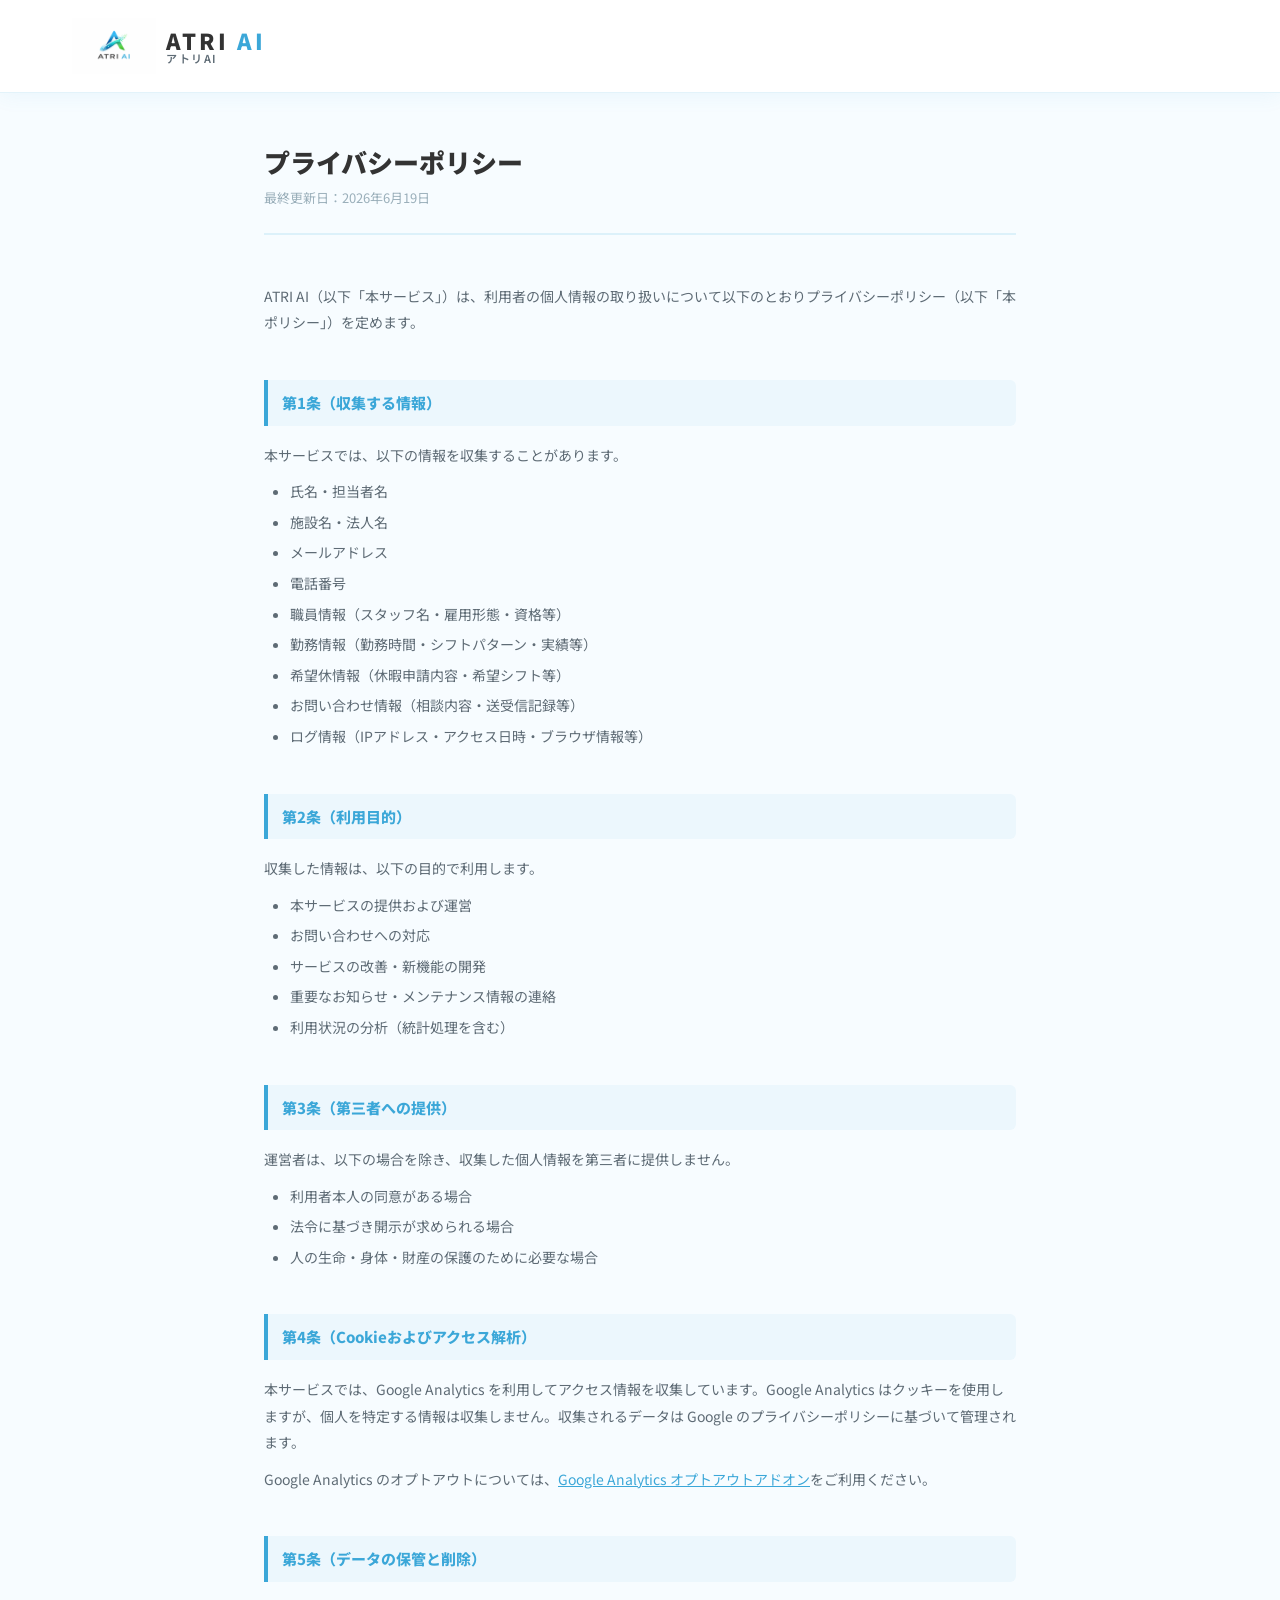
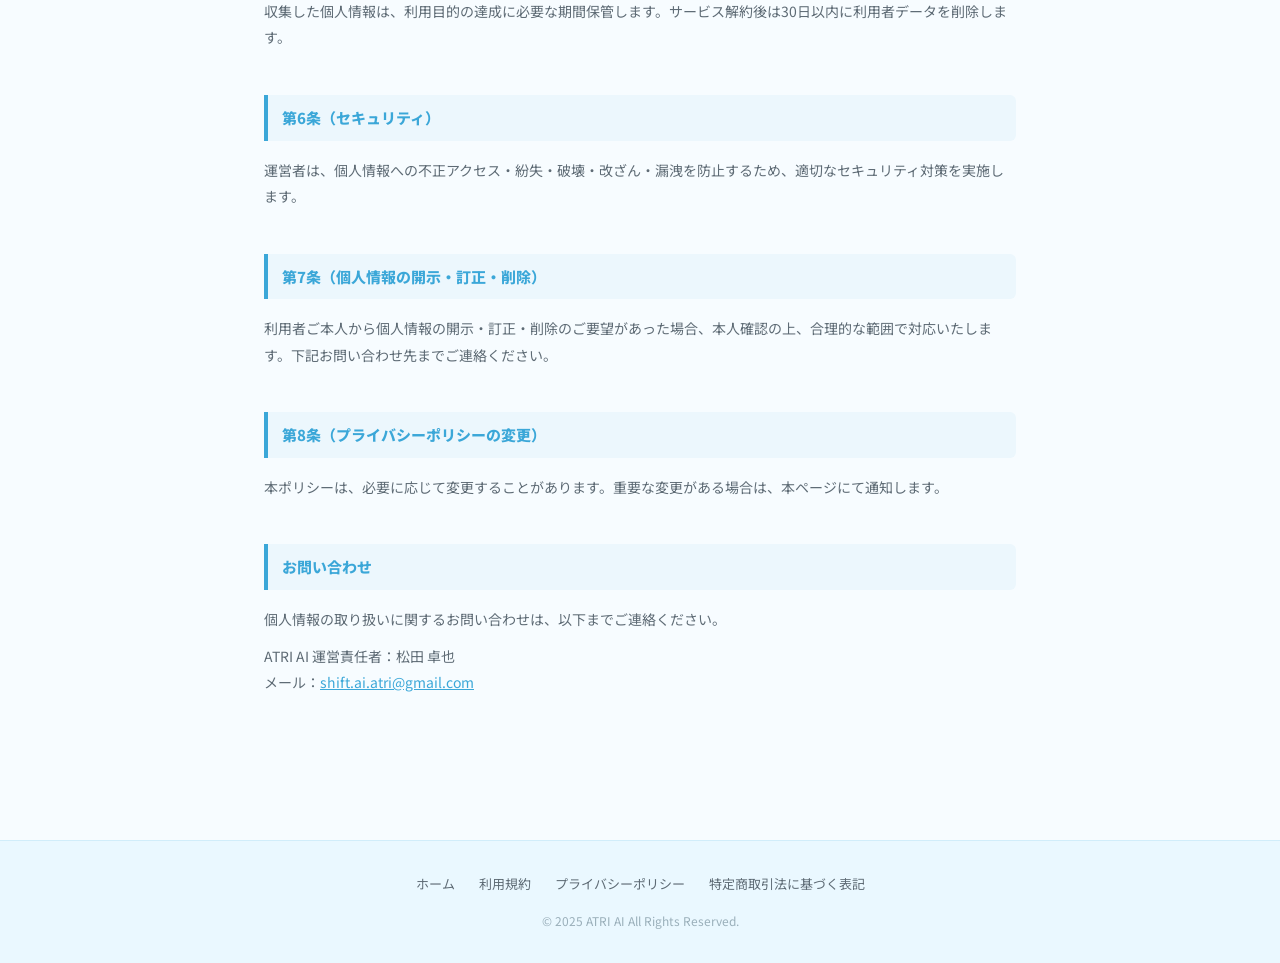
<file: privacy.html>
<!DOCTYPE html>
<html lang="ja">
<head>
  <meta charset="UTF-8">
  <meta name="viewport" content="width=device-width, initial-scale=1.0">
  <title>プライバシーポリシー | ATRI AI</title>
  <meta name="description" content="ATRI AIのプライバシーポリシーです。個人情報の収集・利用・管理方針について説明しています。">
  <meta name="robots" content="noindex, nofollow">
  <link rel="stylesheet" href="legal.css">
  <!-- Google tag (gtag.js) -->
  <script async src="https://www.googletagmanager.com/gtag/js?id=G-LX3CBWZG6T"></script>
  <script>
    window.dataLayer = window.dataLayer || [];
    function gtag(){dataLayer.push(arguments);}
    gtag('js', new Date());
    gtag('config', 'G-LX3CBWZG6T');
  </script>
</head>
<body>
  <nav class="legal-nav">
    <div class="nav-container">
      <a href="index.html" class="nav-logo">
        <img src="images/logo-dark.png" alt="ATRI AI ロゴ" class="logo-img">
        <div class="logo-text-wrap">
          <span class="logo-text">ATRI <span class="logo-accent">AI</span></span>
          <span class="logo-text-ja">アトリAI</span>
        </div>
      </a>
    </div>
  </nav>

  <main class="legal-main">
    <header class="legal-header">
      <h1 class="legal-title">プライバシーポリシー</h1>
      <p class="legal-updated">最終更新日：2026年6月19日</p>
    </header>

    <section class="legal-section">
      <p>ATRI AI（以下「本サービス」）は、利用者の個人情報の取り扱いについて以下のとおりプライバシーポリシー（以下「本ポリシー」）を定めます。</p>
    </section>

    <section class="legal-section">
      <h2>第1条（収集する情報）</h2>
      <p>本サービスでは、以下の情報を収集することがあります。</p>
      <ul>
        <li>氏名・担当者名</li>
        <li>施設名・法人名</li>
        <li>メールアドレス</li>
        <li>電話番号</li>
        <li>職員情報（スタッフ名・雇用形態・資格等）</li>
        <li>勤務情報（勤務時間・シフトパターン・実績等）</li>
        <li>希望休情報（休暇申請内容・希望シフト等）</li>
        <li>お問い合わせ情報（相談内容・送受信記録等）</li>
        <li>ログ情報（IPアドレス・アクセス日時・ブラウザ情報等）</li>
      </ul>
    </section>

    <section class="legal-section">
      <h2>第2条（利用目的）</h2>
      <p>収集した情報は、以下の目的で利用します。</p>
      <ul>
        <li>本サービスの提供および運営</li>
        <li>お問い合わせへの対応</li>
        <li>サービスの改善・新機能の開発</li>
        <li>重要なお知らせ・メンテナンス情報の連絡</li>
        <li>利用状況の分析（統計処理を含む）</li>
      </ul>
    </section>

    <section class="legal-section">
      <h2>第3条（第三者への提供）</h2>
      <p>運営者は、以下の場合を除き、収集した個人情報を第三者に提供しません。</p>
      <ul>
        <li>利用者本人の同意がある場合</li>
        <li>法令に基づき開示が求められる場合</li>
        <li>人の生命・身体・財産の保護のために必要な場合</li>
      </ul>
    </section>

    <section class="legal-section">
      <h2>第4条（Cookieおよびアクセス解析）</h2>
      <p>本サービスでは、Google Analytics を利用してアクセス情報を収集しています。Google Analytics はクッキーを使用しますが、個人を特定する情報は収集しません。収集されるデータは Google のプライバシーポリシーに基づいて管理されます。</p>
      <p>Google Analytics のオプトアウトについては、<a href="https://tools.google.com/dlpage/gaoptout" target="_blank" rel="noopener noreferrer">Google Analytics オプトアウトアドオン</a>をご利用ください。</p>
    </section>

    <section class="legal-section">
      <h2>第5条（データの保管と削除）</h2>
      <p>収集した個人情報は、利用目的の達成に必要な期間保管します。サービス解約後は30日以内に利用者データを削除します。</p>
    </section>

    <section class="legal-section">
      <h2>第6条（セキュリティ）</h2>
      <p>運営者は、個人情報への不正アクセス・紛失・破壊・改ざん・漏洩を防止するため、適切なセキュリティ対策を実施します。</p>
    </section>

    <section class="legal-section">
      <h2>第7条（個人情報の開示・訂正・削除）</h2>
      <p>利用者ご本人から個人情報の開示・訂正・削除のご要望があった場合、本人確認の上、合理的な範囲で対応いたします。下記お問い合わせ先までご連絡ください。</p>
    </section>

    <section class="legal-section">
      <h2>第8条（プライバシーポリシーの変更）</h2>
      <p>本ポリシーは、必要に応じて変更することがあります。重要な変更がある場合は、本ページにて通知します。</p>
    </section>

    <section class="legal-section">
      <h2>お問い合わせ</h2>
      <p>個人情報の取り扱いに関するお問い合わせは、以下までご連絡ください。</p>
      <p>ATRI AI 運営責任者：松田 卓也<br>
      メール：<a href="mailto:shift.ai.atri@gmail.com">shift.ai.atri@gmail.com</a></p>
    </section>
  </main>

  <footer class="legal-footer">
    <nav class="legal-footer-links">
      <a href="index.html">ホーム</a>
      <a href="terms.html">利用規約</a>
      <a href="privacy.html">プライバシーポリシー</a>
      <a href="tokusho.html">特定商取引法に基づく表記</a>
    </nav>
    <p class="legal-footer-copy">© 2025 ATRI AI All Rights Reserved.</p>
  </footer>
</body>
</html>
</file>
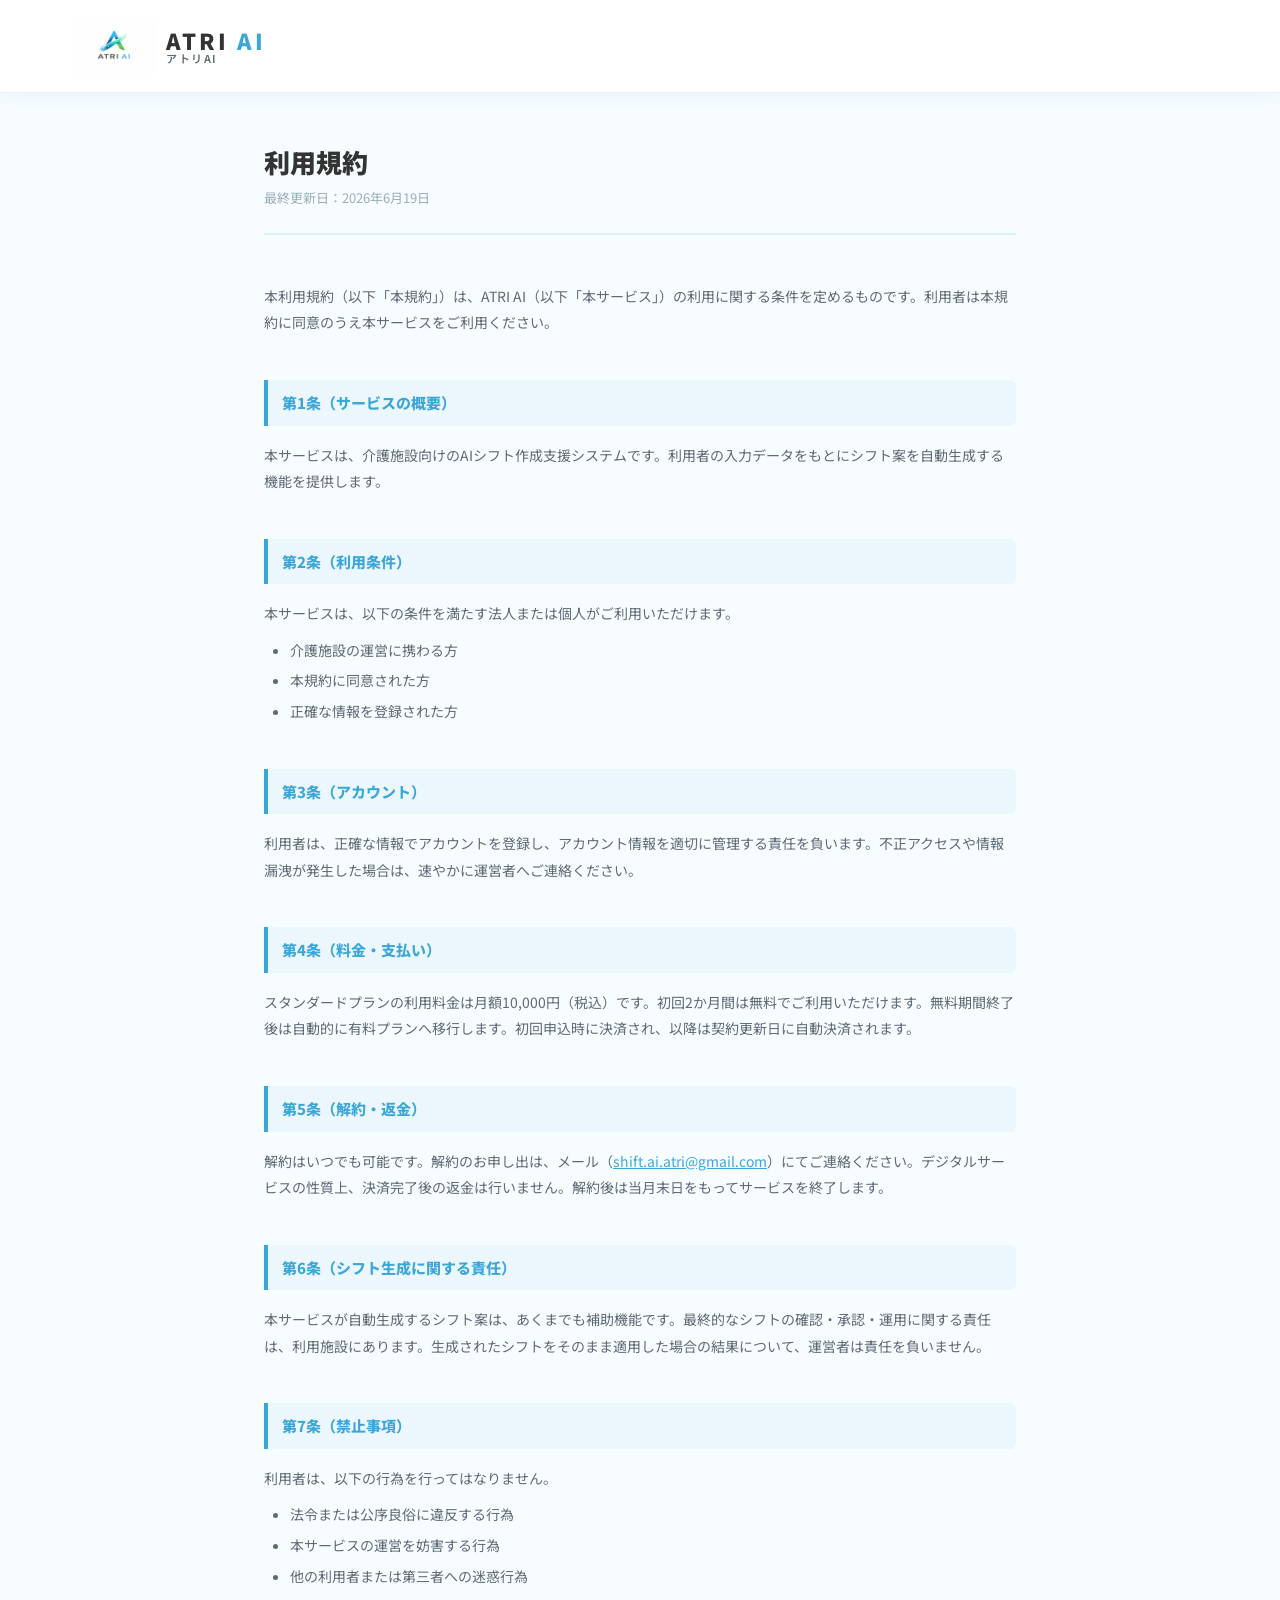
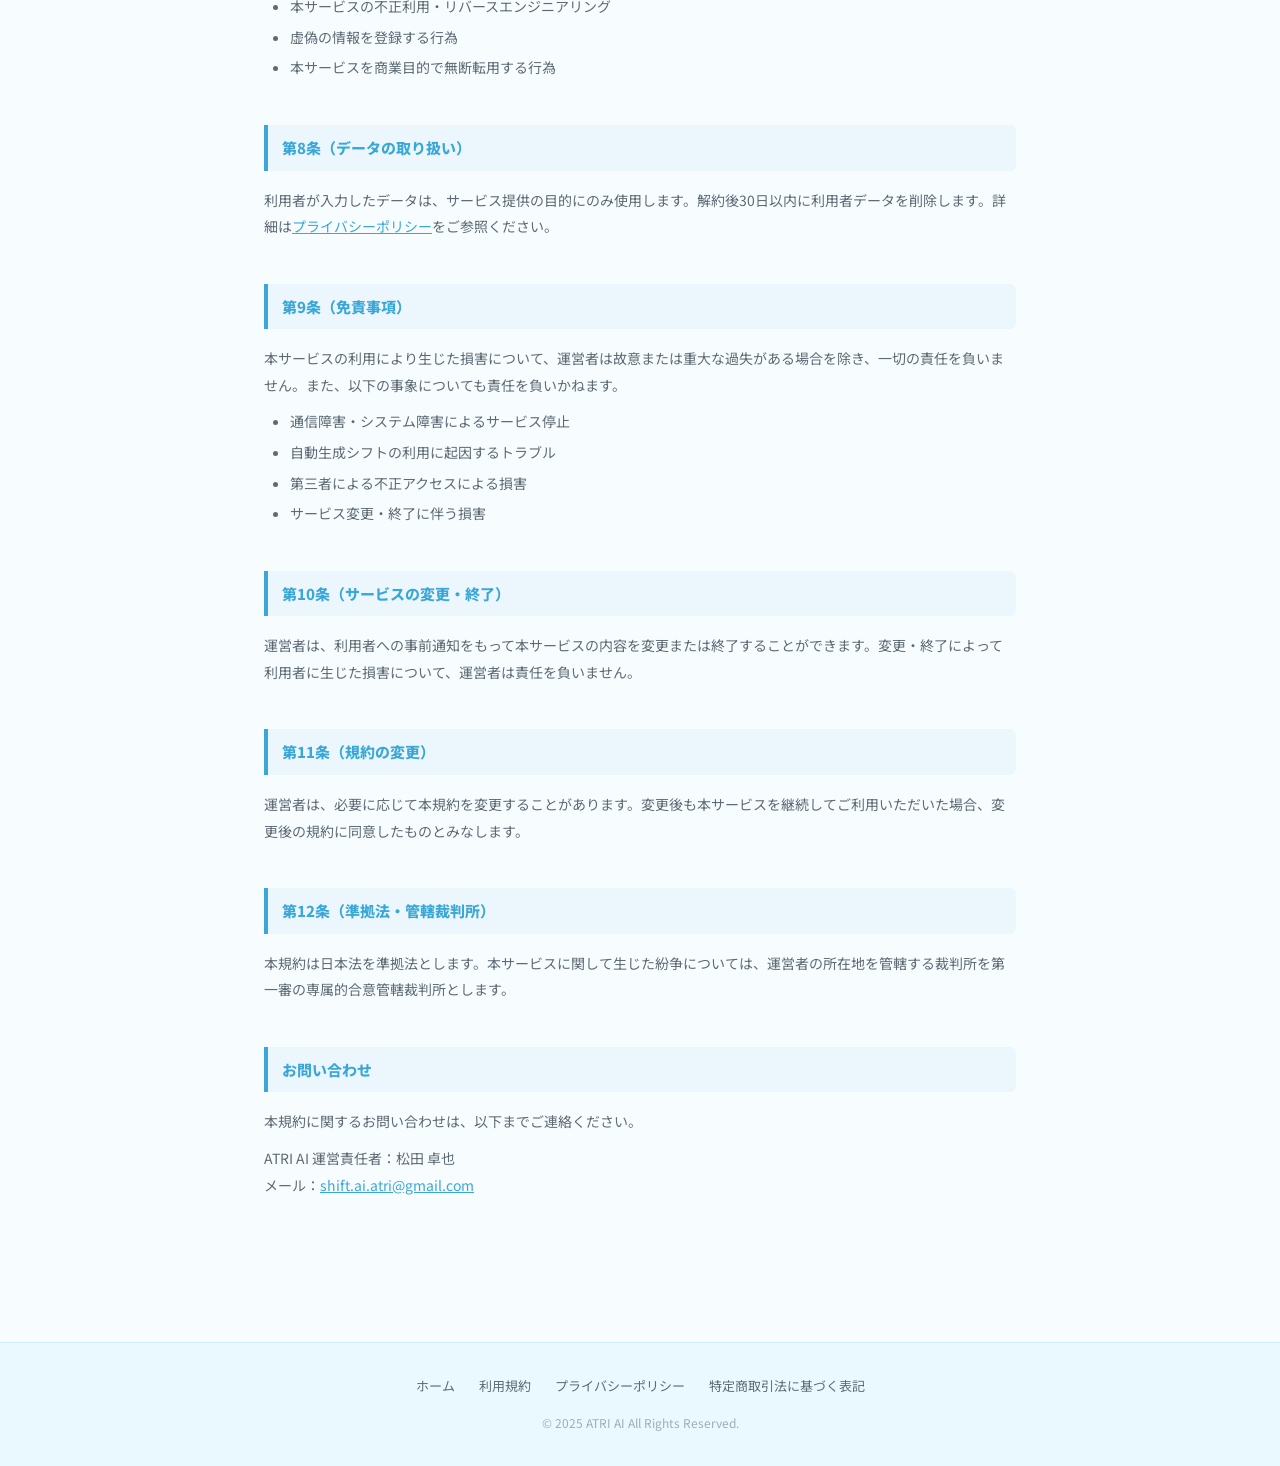
<file: terms.html>
<!DOCTYPE html>
<html lang="ja">
<head>
  <meta charset="UTF-8">
  <meta name="viewport" content="width=device-width, initial-scale=1.0">
  <title>利用規約 | ATRI AI</title>
  <meta name="description" content="ATRI AIの利用規約です。サービスをご利用いただく前にご確認ください。">
  <meta name="robots" content="noindex, nofollow">
  <link rel="stylesheet" href="legal.css">
  <!-- Google tag (gtag.js) -->
  <script async src="https://www.googletagmanager.com/gtag/js?id=G-LX3CBWZG6T"></script>
  <script>
    window.dataLayer = window.dataLayer || [];
    function gtag(){dataLayer.push(arguments);}
    gtag('js', new Date());
    gtag('config', 'G-LX3CBWZG6T');
  </script>
</head>
<body>
  <nav class="legal-nav">
    <div class="nav-container">
      <a href="index.html" class="nav-logo">
        <img src="images/logo-dark.png" alt="ATRI AI ロゴ" class="logo-img">
        <div class="logo-text-wrap">
          <span class="logo-text">ATRI <span class="logo-accent">AI</span></span>
          <span class="logo-text-ja">アトリAI</span>
        </div>
      </a>
    </div>
  </nav>

  <main class="legal-main">
    <header class="legal-header">
      <h1 class="legal-title">利用規約</h1>
      <p class="legal-updated">最終更新日：2026年6月19日</p>
    </header>

    <section class="legal-section">
      <p>本利用規約（以下「本規約」）は、ATRI AI（以下「本サービス」）の利用に関する条件を定めるものです。利用者は本規約に同意のうえ本サービスをご利用ください。</p>
    </section>

    <section class="legal-section">
      <h2>第1条（サービスの概要）</h2>
      <p>本サービスは、介護施設向けのAIシフト作成支援システムです。利用者の入力データをもとにシフト案を自動生成する機能を提供します。</p>
    </section>

    <section class="legal-section">
      <h2>第2条（利用条件）</h2>
      <p>本サービスは、以下の条件を満たす法人または個人がご利用いただけます。</p>
      <ul>
        <li>介護施設の運営に携わる方</li>
        <li>本規約に同意された方</li>
        <li>正確な情報を登録された方</li>
      </ul>
    </section>

    <section class="legal-section">
      <h2>第3条（アカウント）</h2>
      <p>利用者は、正確な情報でアカウントを登録し、アカウント情報を適切に管理する責任を負います。不正アクセスや情報漏洩が発生した場合は、速やかに運営者へご連絡ください。</p>
    </section>

    <section class="legal-section">
      <h2>第4条（料金・支払い）</h2>
      <p>スタンダードプランの利用料金は月額10,000円（税込）です。初回2か月間は無料でご利用いただけます。無料期間終了後は自動的に有料プランへ移行します。初回申込時に決済され、以降は契約更新日に自動決済されます。</p>
    </section>

    <section class="legal-section">
      <h2>第5条（解約・返金）</h2>
      <p>解約はいつでも可能です。解約のお申し出は、メール（<a href="mailto:shift.ai.atri@gmail.com">shift.ai.atri@gmail.com</a>）にてご連絡ください。デジタルサービスの性質上、決済完了後の返金は行いません。解約後は当月末日をもってサービスを終了します。</p>
    </section>

    <section class="legal-section">
      <h2>第6条（シフト生成に関する責任）</h2>
      <p>本サービスが自動生成するシフト案は、あくまでも補助機能です。最終的なシフトの確認・承認・運用に関する責任は、利用施設にあります。生成されたシフトをそのまま適用した場合の結果について、運営者は責任を負いません。</p>
    </section>

    <section class="legal-section">
      <h2>第7条（禁止事項）</h2>
      <p>利用者は、以下の行為を行ってはなりません。</p>
      <ul>
        <li>法令または公序良俗に違反する行為</li>
        <li>本サービスの運営を妨害する行為</li>
        <li>他の利用者または第三者への迷惑行為</li>
        <li>本サービスの不正利用・リバースエンジニアリング</li>
        <li>虚偽の情報を登録する行為</li>
        <li>本サービスを商業目的で無断転用する行為</li>
      </ul>
    </section>

    <section class="legal-section">
      <h2>第8条（データの取り扱い）</h2>
      <p>利用者が入力したデータは、サービス提供の目的にのみ使用します。解約後30日以内に利用者データを削除します。詳細は<a href="privacy.html">プライバシーポリシー</a>をご参照ください。</p>
    </section>

    <section class="legal-section">
      <h2>第9条（免責事項）</h2>
      <p>本サービスの利用により生じた損害について、運営者は故意または重大な過失がある場合を除き、一切の責任を負いません。また、以下の事象についても責任を負いかねます。</p>
      <ul>
        <li>通信障害・システム障害によるサービス停止</li>
        <li>自動生成シフトの利用に起因するトラブル</li>
        <li>第三者による不正アクセスによる損害</li>
        <li>サービス変更・終了に伴う損害</li>
      </ul>
    </section>

    <section class="legal-section">
      <h2>第10条（サービスの変更・終了）</h2>
      <p>運営者は、利用者への事前通知をもって本サービスの内容を変更または終了することができます。変更・終了によって利用者に生じた損害について、運営者は責任を負いません。</p>
    </section>

    <section class="legal-section">
      <h2>第11条（規約の変更）</h2>
      <p>運営者は、必要に応じて本規約を変更することがあります。変更後も本サービスを継続してご利用いただいた場合、変更後の規約に同意したものとみなします。</p>
    </section>

    <section class="legal-section">
      <h2>第12条（準拠法・管轄裁判所）</h2>
      <p>本規約は日本法を準拠法とします。本サービスに関して生じた紛争については、運営者の所在地を管轄する裁判所を第一審の専属的合意管轄裁判所とします。</p>
    </section>

    <section class="legal-section">
      <h2>お問い合わせ</h2>
      <p>本規約に関するお問い合わせは、以下までご連絡ください。</p>
      <p>ATRI AI 運営責任者：松田 卓也<br>
      メール：<a href="mailto:shift.ai.atri@gmail.com">shift.ai.atri@gmail.com</a></p>
    </section>
  </main>

  <footer class="legal-footer">
    <nav class="legal-footer-links">
      <a href="index.html">ホーム</a>
      <a href="terms.html">利用規約</a>
      <a href="privacy.html">プライバシーポリシー</a>
      <a href="tokusho.html">特定商取引法に基づく表記</a>
    </nav>
    <p class="legal-footer-copy">© 2025 ATRI AI All Rights Reserved.</p>
  </footer>
</body>
</html>
</file>
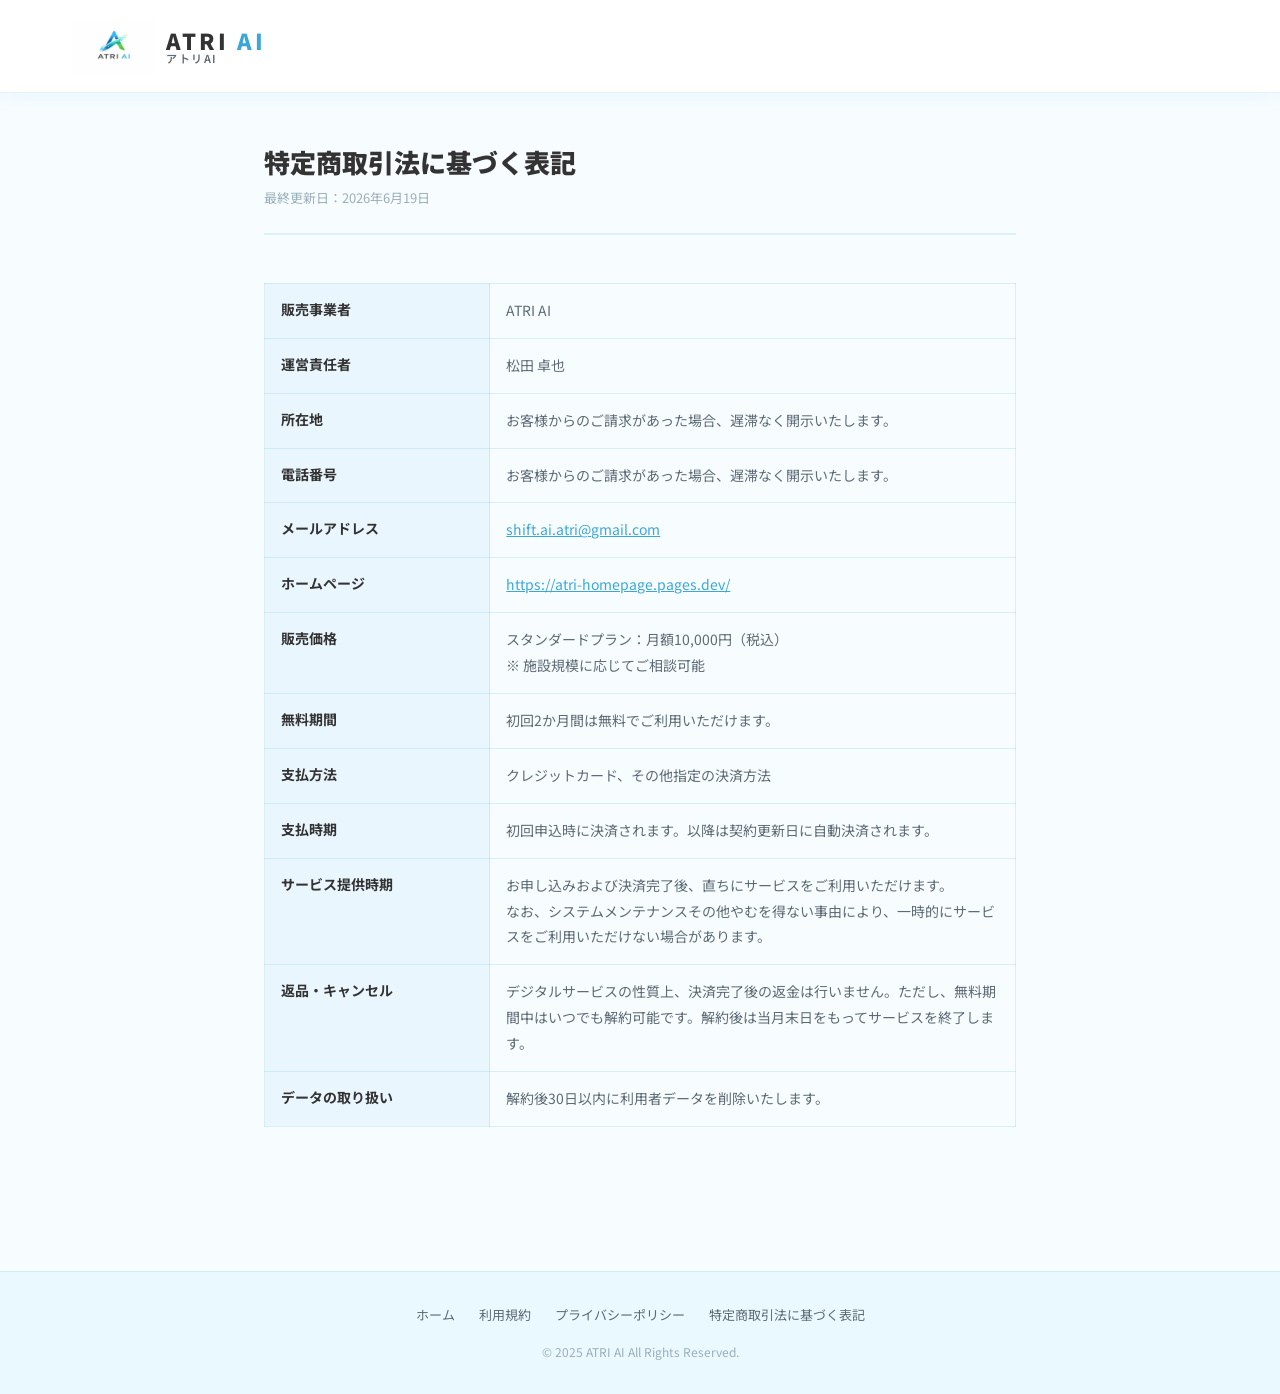
<file: tokusho.html>
<!DOCTYPE html>
<html lang="ja">
<head>
  <meta charset="UTF-8">
  <meta name="viewport" content="width=device-width, initial-scale=1.0">
  <title>特定商取引法に基づく表記 | ATRI AI</title>
  <meta name="description" content="ATRI AIの特定商取引法に基づく表記ページです。">
  <meta name="robots" content="noindex, nofollow">
  <link rel="stylesheet" href="legal.css">
  <!-- Google tag (gtag.js) -->
  <script async src="https://www.googletagmanager.com/gtag/js?id=G-LX3CBWZG6T"></script>
  <script>
    window.dataLayer = window.dataLayer || [];
    function gtag(){dataLayer.push(arguments);}
    gtag('js', new Date());
    gtag('config', 'G-LX3CBWZG6T');
  </script>
</head>
<body>
  <nav class="legal-nav">
    <div class="nav-container">
      <a href="index.html" class="nav-logo">
        <img src="images/logo-dark.png" alt="ATRI AI ロゴ" class="logo-img">
        <div class="logo-text-wrap">
          <span class="logo-text">ATRI <span class="logo-accent">AI</span></span>
          <span class="logo-text-ja">アトリAI</span>
        </div>
      </a>
    </div>
  </nav>

  <main class="legal-main">
    <header class="legal-header">
      <h1 class="legal-title">特定商取引法に基づく表記</h1>
      <p class="legal-updated">最終更新日：2026年6月19日</p>
    </header>

    <section class="legal-section">
      <table class="legal-table">
        <tr>
          <th>販売事業者</th>
          <td>ATRI AI</td>
        </tr>
        <tr>
          <th>運営責任者</th>
          <td>松田 卓也</td>
        </tr>
        <tr>
          <th>所在地</th>
          <td>お客様からのご請求があった場合、遅滞なく開示いたします。</td>
        </tr>
        <tr>
          <th>電話番号</th>
          <td>お客様からのご請求があった場合、遅滞なく開示いたします。</td>
        </tr>
        <tr>
          <th>メールアドレス</th>
          <td><a href="mailto:shift.ai.atri@gmail.com">shift.ai.atri@gmail.com</a></td>
        </tr>
        <tr>
          <th>ホームページ</th>
          <td><a href="https://atri-homepage.pages.dev/" target="_blank" rel="noopener noreferrer">https://atri-homepage.pages.dev/</a></td>
        </tr>
        <tr>
          <th>販売価格</th>
          <td>スタンダードプラン：月額10,000円（税込）<br>※ 施設規模に応じてご相談可能</td>
        </tr>
        <tr>
          <th>無料期間</th>
          <td>初回2か月間は無料でご利用いただけます。</td>
        </tr>
        <tr>
          <th>支払方法</th>
          <td>クレジットカード、その他指定の決済方法</td>
        </tr>
        <tr>
          <th>支払時期</th>
          <td>初回申込時に決済されます。以降は契約更新日に自動決済されます。</td>
        </tr>
        <tr>
          <th>サービス提供時期</th>
          <td>お申し込みおよび決済完了後、直ちにサービスをご利用いただけます。<br>なお、システムメンテナンスその他やむを得ない事由により、一時的にサービスをご利用いただけない場合があります。</td>
        </tr>
        <tr>
          <th>返品・キャンセル</th>
          <td>デジタルサービスの性質上、決済完了後の返金は行いません。ただし、無料期間中はいつでも解約可能です。解約後は当月末日をもってサービスを終了します。</td>
        </tr>
        <tr>
          <th>データの取り扱い</th>
          <td>解約後30日以内に利用者データを削除いたします。</td>
        </tr>
      </table>
    </section>
  </main>

  <footer class="legal-footer">
    <nav class="legal-footer-links">
      <a href="index.html">ホーム</a>
      <a href="terms.html">利用規約</a>
      <a href="privacy.html">プライバシーポリシー</a>
      <a href="tokusho.html">特定商取引法に基づく表記</a>
    </nav>
    <p class="legal-footer-copy">© 2025 ATRI AI All Rights Reserved.</p>
  </footer>
</body>
</html>
</file>
<file: style.css>
/* =====================================================
   ATRI AI — 介護シフトAI ランディングページ
   style.css — やさしい水色・福祉デザイン v4
   ===================================================== */

*, *::before, *::after {
  box-sizing: border-box;
  margin: 0;
  padding: 0;
}

:root {
  --color-bg-base:     #F7FCFF;
  --color-bg-mid:      #EAF8FF;
  --color-bg-warm:     #FFF9F2;
  --color-bg-light:    #FFFFFF;

  --color-accent:      #3BA7D8;
  --color-accent-mid:  #64C7D0;
  --color-accent-light:#A8E0F5;
  --color-teal:        #5EB8A2;
  --color-warm:        #F5A24A;
  --color-warm-light:  #FFCC80;

  --color-text:        #333333;
  --color-text-muted:  #5E6B75;
  --color-text-light:  #9AAFBA;

  --color-surface:     rgba(255, 255, 255, 0.90);
  --color-border:      rgba(0, 0, 0, 0.07);
  --color-border-accent: rgba(59, 167, 216, 0.28);

  --grad-bg:     linear-gradient(150deg, #EAF8FF 0%, #F4FBFF 50%, #FFFFFF 100%);
  --grad-accent: linear-gradient(135deg, #3BA7D8, #64C7D0);
  --grad-teal:   linear-gradient(135deg, #5EB8A2, #7DCFBC);
  --grad-warm:   linear-gradient(135deg, #F5A24A, #FFCC80);

  --font-ja: 'Noto Sans JP', sans-serif;
  --font-en: 'Inter', sans-serif;

  --section-py: 110px;
  --container:  1200px;

  --r-sm:   8px;
  --r-md:   16px;
  --r-lg:   24px;
  --r-xl:   32px;
  --r-full: 9999px;
}

html {
  scroll-behavior: smooth;
  font-size: 16px;
}

body {
  font-family: var(--font-ja);
  background: transparent;
  color: var(--color-text);
  line-height: 1.7;
  overflow-x: hidden;
  opacity: 0;
}

/* =====================================================
   グローバル背景レイヤー（固定・最背面）
   ===================================================== */

/* 基底グラデーション ＋ 極薄グリッドライン */
.site-bg {
  position: fixed;
  inset: 0;
  z-index: -1;
  pointer-events: none;
  overflow: hidden;
  background: linear-gradient(
    150deg,
    #EAF5FF 0%,
    #F7FCFF 30%,
    #F0FAF7 65%,
    #F7FCFF 100%
  );
}

/* AIネットワーク風グリッドライン（超薄） */
.site-bg::before {
  content: '';
  position: absolute;
  inset: 0;
  background-image:
    linear-gradient(rgba(59, 167, 216, 0.042) 1px, transparent 1px),
    linear-gradient(90deg, rgba(59, 167, 216, 0.042) 1px, transparent 1px);
  background-size: 56px 56px;
}

/* ぼかし浮遊オーブ共通 */
.site-bg-orb {
  position: absolute;
  border-radius: 50%;
  filter: blur(90px);
  pointer-events: none;
}

/* 左上：メインブルー */
.orb-blue {
  width: 680px; height: 540px;
  background: radial-gradient(ellipse, rgba(59, 167, 216, 0.18) 0%, transparent 68%);
  top: -180px; left: -180px;
  animation: orbFloat 22s ease-in-out infinite;
}

/* 右上：ライトスカイ */
.orb-sky {
  width: 520px; height: 480px;
  background: radial-gradient(ellipse, rgba(168, 224, 245, 0.16) 0%, transparent 68%);
  top: 4%; right: -150px;
  animation: orbFloat 28s ease-in-out infinite 5s;
}

/* 中央左：エメラルド */
.orb-teal {
  width: 560px; height: 460px;
  background: radial-gradient(ellipse, rgba(94, 184, 162, 0.13) 0%, transparent 68%);
  top: 40%; left: -110px;
  animation: orbFloat 32s ease-in-out infinite 10s;
}

/* 右下：ソフトブルー */
.orb-mint {
  width: 480px; height: 440px;
  background: radial-gradient(ellipse, rgba(59, 167, 216, 0.11) 0%, transparent 68%);
  bottom: 4%; right: -80px;
  animation: orbFloat 24s ease-in-out infinite 3s;
}

img, svg { display: block; }
a { text-decoration: none; color: inherit; }
ul { list-style: none; }

/* =====================================================
   レイアウトユーティリティ
   ===================================================== */
.container {
  max-width: var(--container);
  margin: 0 auto;
  padding: 0 32px;
}

.section-header {
  text-align: center;
  margin-bottom: 64px;
}

.section-label {
  display: inline-block;
  font-family: var(--font-en);
  font-size: 11px;
  font-weight: 700;
  letter-spacing: 5px;
  color: var(--color-accent);
  background: rgba(59, 167, 216, 0.10);
  border: 1px solid rgba(59, 167, 216, 0.30);
  padding: 6px 18px;
  border-radius: var(--r-full);
  margin-bottom: 22px;
}

.section-title {
  font-size: clamp(28px, 4vw, 46px);
  font-weight: 900;
  line-height: 1.25;
  margin-bottom: 16px;
  color: var(--color-text);
}

.section-desc {
  font-size: 17px;
  color: var(--color-text-muted);
  max-width: 580px;
  margin: 0 auto;
  line-height: 1.8;
}

/* =====================================================
   ボタン
   ===================================================== */
.btn {
  display: inline-flex;
  align-items: center;
  gap: 10px;
  padding: 16px 36px;
  border-radius: var(--r-full);
  font-family: var(--font-ja);
  font-size: 16px;
  font-weight: 700;
  cursor: pointer;
  border: none;
  transition: transform 0.25s ease, box-shadow 0.25s ease, background 0.25s ease;
  white-space: nowrap;
}

.btn svg {
  width: 18px;
  height: 18px;
  transition: transform 0.25s ease;
  flex-shrink: 0;
}

.btn-primary {
  background: var(--grad-accent);
  color: #fff;
  box-shadow: 0 4px 20px rgba(59, 167, 216, 0.32);
}
.btn-primary:hover {
  transform: translateY(-3px);
  box-shadow: 0 10px 32px rgba(59, 167, 216, 0.45);
}
.btn-primary:hover svg { transform: translateX(5px); }

.btn-secondary {
  background: rgba(255, 255, 255, 0.92);
  color: var(--color-accent);
  border: 2px solid rgba(59, 167, 216, 0.40);
}
.btn-secondary:hover {
  background: #fff;
  border-color: var(--color-accent);
  transform: translateY(-3px);
  box-shadow: 0 6px 20px rgba(59, 167, 216, 0.18);
}

.btn-large { padding: 20px 52px; font-size: 18px; }

/* =====================================================
   スクロールアニメーション
   ===================================================== */
.anim-fade-up {
  opacity: 0;
  transform: translateY(36px);
  transition: opacity 0.6s ease, transform 0.6s ease;
}
.anim-fade-left {
  opacity: 0;
  transform: translateX(-36px);
  transition: opacity 0.6s ease, transform 0.6s ease;
}
.anim-fade-right {
  opacity: 0;
  transform: translateX(36px);
  transition: opacity 0.6s ease, transform 0.6s ease;
}
.anim-fade-up.visible,
.anim-fade-left.visible,
.anim-fade-right.visible {
  opacity: 1;
  transform: none;
}

/* =====================================================
   ナビゲーション
   ===================================================== */
.navbar {
  position: fixed;
  inset: 0 0 auto;
  z-index: 1000;
  transition: background 0.3s ease, border-color 0.3s ease,
              backdrop-filter 0.3s ease, box-shadow 0.3s ease;
}

.navbar.scrolled {
  background: rgba(255, 255, 255, 0.97);
  backdrop-filter: blur(20px);
  -webkit-backdrop-filter: blur(20px);
  border-bottom: 1px solid rgba(59, 167, 216, 0.14);
  box-shadow: 0 2px 20px rgba(59, 167, 216, 0.08);
}

.nav-container {
  max-width: var(--container);
  margin: 0 auto;
  padding: 18px 32px;
  display: flex;
  align-items: center;
  gap: 32px;
}

.nav-logo {
  display: flex;
  align-items: center;
  gap: 10px;
  flex-shrink: 0;
  text-decoration: none;
}

.logo-img {
  height: 56px;
  width: auto;
  display: block;
  object-fit: contain;
  flex-shrink: 0;
  mix-blend-mode: multiply;
}

.logo-text-wrap {
  display: flex;
  flex-direction: column;
  gap: 2px;
  line-height: 1;
}
.logo-text {
  font-family: var(--font-en);
  font-size: 22px;
  font-weight: 900;
  letter-spacing: 3px;
  color: var(--color-text);
  line-height: 1;
}
.logo-text-ja {
  font-size: 11px;
  font-weight: 600;
  letter-spacing: 1.5px;
  color: var(--color-text-muted);
}
.logo-accent { color: var(--color-accent); }

/* フッターロゴ */
.footer-logo-wrap {
  display: flex;
  align-items: center;
  margin-bottom: 10px;
}
.logo-img-footer {
  height: 80px;
  width: auto;
  mix-blend-mode: multiply;
}

.nav-links {
  display: flex;
  gap: 28px;
  margin-left: auto;
}
.nav-links a {
  font-size: 14px;
  font-weight: 500;
  color: var(--color-text-muted);
  transition: color 0.2s;
}
.nav-links a:hover { color: var(--color-accent); }

.nav-cta {
  background: var(--grad-accent);
  color: #fff;
  padding: 10px 24px;
  border-radius: var(--r-full);
  font-size: 14px;
  font-weight: 700;
  box-shadow: 0 2px 12px rgba(59, 167, 216, 0.28);
  transition: transform 0.25s, box-shadow 0.25s;
  flex-shrink: 0;
}
.nav-cta:hover {
  transform: translateY(-2px);
  box-shadow: 0 6px 20px rgba(59, 167, 216, 0.42);
}

.hamburger {
  display: none;
  flex-direction: column;
  gap: 5px;
  background: none;
  border: none;
  cursor: pointer;
  padding: 6px;
  margin-left: auto;
}
.hamburger span {
  display: block;
  width: 24px;
  height: 2px;
  background: var(--color-text);
  border-radius: 2px;
  transition: transform 0.3s ease, opacity 0.3s ease;
}
.hamburger.active span:nth-child(1) { transform: translateY(7px) rotate(45deg); }
.hamburger.active span:nth-child(2) { opacity: 0; }
.hamburger.active span:nth-child(3) { transform: translateY(-7px) rotate(-45deg); }

.mobile-menu {
  position: fixed;
  inset: 0;
  background: rgba(247, 252, 255, 0.98);
  backdrop-filter: blur(24px);
  -webkit-backdrop-filter: blur(24px);
  z-index: 999;
  display: flex;
  align-items: center;
  justify-content: center;
  opacity: 0;
  pointer-events: none;
  transition: opacity 0.3s ease;
}
.mobile-menu.active { opacity: 1; pointer-events: all; }
.mobile-menu ul { display: flex; flex-direction: column; align-items: center; gap: 36px; }
.mobile-menu a { font-size: 22px; font-weight: 700; color: var(--color-text); transition: color 0.2s; }
.mobile-menu a:hover { color: var(--color-accent); }
.mobile-cta {
  background: var(--grad-accent) !important;
  color: #fff !important;
  padding: 16px 52px;
  border-radius: var(--r-full);
  font-size: 18px !important;
}

/* =====================================================
   ① ヒーロー — 写真フルハイト右配置
   ===================================================== */
.hero {
  position: relative;
  background: #FFFFFF;
  overflow: hidden;
}

/* 右側：写真（上端揃え・全体表示） */
.hero-photo-area {
  position: absolute;
  top: 0;
  right: 0;
  bottom: 0;
  width: 54%;
  z-index: 1;
  overflow: hidden;
  display: flex;
  align-items: flex-start; /* 写真を上端から開始 */
  padding-top: 0;
  padding-bottom: 72px;    /* 波形上のフェード確保 */
}

/* height: auto で縦方向のクロップを防ぐ */
.hero-photo {
  width: 100%;
  height: auto;
  display: block;
  flex-shrink: 0;
}

/* 写真の左端→透明グラデーション */
.hero-photo-fade {
  position: absolute;
  inset: 0;
  background: linear-gradient(
    to right,
    rgba(255, 255, 255, 1.00)  0%,
    rgba(255, 255, 255, 0.90) 20%,
    rgba(255, 255, 255, 0.55) 42%,
    rgba(255, 255, 255, 0.08) 68%,
    transparent               88%
  );
  z-index: 2;
  pointer-events: none;
}

/* 写真の下部→波形と馴染むグラデーション */
.hero-photo-area::after {
  content: '';
  position: absolute;
  bottom: 0;
  left: 0;
  right: 0;
  height: 25%;
  background: linear-gradient(to top, rgba(234, 248, 255, 0.75), transparent);
  z-index: 3;
  pointer-events: none;
}

/* コンテンツ（縦並び：上段=コピー / 下段=プレビューカード） */
.hero-inner {
  position: relative;
  z-index: 4;
  min-height: 100vh;
  display: flex;
  flex-direction: column;
  justify-content: center;
  padding-top: 90px;
  padding-bottom: 0;
  gap: 48px;
}

.hero-content {
  max-width: 560px;
  text-align: left;
}

/* ---- ヒーロープレビューカード ---- */
.hero-preview {
  display: grid;
  grid-template-columns: 2.3fr 1.8fr 1fr;
  gap: 14px;
  width: 100%;
  padding-bottom: 96px; /* 波形の上に収める */
}

.hprev-card {
  background: rgba(255, 255, 255, 0.80);
  backdrop-filter: blur(10px);
  -webkit-backdrop-filter: blur(10px);
  border-radius: var(--r-md);
  overflow: hidden;
  box-shadow:
    0 12px 40px rgba(59, 167, 216, 0.18),
    0 2px 10px rgba(0, 0, 0, 0.06);
  border: 1px solid rgba(255, 255, 255, 0.70);
  display: flex;
  flex-direction: column;
  transition: transform 0.28s ease, box-shadow 0.28s ease, background 0.28s ease;
}
.hprev-card:hover {
  transform: translateY(-6px);
  background: rgba(255, 255, 255, 0.92);
  box-shadow:
    0 24px 60px rgba(59, 167, 216, 0.22),
    0 4px 16px rgba(0, 0, 0, 0.08);
}

.hprev-img {
  width: 100%;
  height: auto;
  display: block;
}

.hprev-label {
  font-size: 11px;
  font-weight: 700;
  color: var(--color-text-muted);
  text-align: center;
  padding: 7px 12px;
  background: rgba(234, 248, 255, 0.70);
  border-top: 1px solid rgba(59, 167, 216, 0.10);
  letter-spacing: 0.5px;
}

/* スマホカード：既存の mobile-frame をコンパクトに流用 */
.hprev-card-phone {
  justify-content: space-between;
}
.hprev-phone-inner {
  flex: 1;
  overflow: hidden;
  display: flex;
  min-height: 0;
}

.hprev-phone-screenshot {
  width: 100%;
  height: 100%;
  object-fit: cover;
  object-position: top center;
  display: block;
}

/* バッジ */
.hero-badge {
  display: inline-block;
  font-size: 13px;
  font-weight: 600;
  color: var(--color-accent);
  background: rgba(59, 167, 216, 0.10);
  border: 1px solid rgba(59, 167, 216, 0.38);
  padding: 8px 22px;
  border-radius: var(--r-full);
  margin-bottom: 28px;
  letter-spacing: 0.5px;
  animation: anim-fadeDown 0.8s ease forwards;
}

/* タイトル */
.hero-title {
  font-size: clamp(28px, 3.4vw, 46px);
  font-weight: 900;
  line-height: 1.38;
  margin-bottom: 22px;
  color: var(--color-text);
  animation: anim-fadeUp 0.8s ease 0.15s both;
  letter-spacing: -0.01em;
}

/* 「介護現場の"あったらいい"」を1まとまりに */
.title-block {
  white-space: nowrap;
  display: inline;
}

.highlight {
  background: linear-gradient(135deg, #3BA7D8, #64C7D0);
  -webkit-background-clip: text;
  -webkit-text-fill-color: transparent;
  background-clip: text;
}

/* サブコピー */
.hero-subtitle {
  font-size: clamp(14px, 1.5vw, 17px);
  color: var(--color-text-muted);
  margin-bottom: 40px;
  animation: anim-fadeUp 0.8s ease 0.30s both;
  line-height: 1.8;
}

/* ボタン群 */
.hero-buttons {
  display: flex;
  gap: 16px;
  justify-content: flex-start;
  flex-wrap: wrap;
  margin-bottom: 48px;
  animation: anim-fadeUp 0.8s ease 0.45s both;
}

/* ---- ヒーロー下部グラデーション＋AIドットレイヤー ---- */
.hero-ai-layer {
  position: absolute;
  bottom: 0;
  left: 0;
  right: 0;
  height: 54%;
  z-index: 2;
  pointer-events: none;
  /* 白→水色グラデーション */
  background: linear-gradient(
    to bottom,
    transparent                      0%,
    rgba(207, 241, 255, 0.20)        28%,
    rgba(188, 233, 255, 0.42)        60%,
    rgba(170, 224, 255, 0.58)       100%
  );
}

/* AIネットワーク風グリッド（超薄） */
.hero-ai-layer::before {
  content: '';
  position: absolute;
  inset: 0;
  background-image:
    linear-gradient(rgba(59, 167, 216, 0.055) 1px, transparent 1px),
    linear-gradient(90deg, rgba(59, 167, 216, 0.055) 1px, transparent 1px);
  background-size: 48px 48px;
}

/* ドット（交点アクセント） */
.hero-ai-layer::after {
  content: '';
  position: absolute;
  inset: 0;
  background-image: radial-gradient(
    circle,
    rgba(59, 167, 216, 0.18) 1.2px,
    transparent 1.2px
  );
  background-size: 48px 48px;
  background-position: 0 0;
}

/* 波形ディバイダー */
.hero-wave {
  position: absolute;
  bottom: -1px;
  left: 0;
  right: 0;
  height: 72px;
  z-index: 5;
  line-height: 0;
}
.hero-wave svg {
  width: 100%;
  height: 100%;
  display: block;
}

/* =====================================================
   スタットバー（ヒーロー波形の直下）
   ===================================================== */
.stats-bar {
  background: #EAF8FF;
  padding: 52px 0;
}

.stats-bar-inner {
  display: flex;
  align-items: center;
  justify-content: center;
}

.stats-item {
  display: flex;
  align-items: center;
  gap: 18px;
  padding: 0 36px;
}

.stats-icon {
  width: 60px;
  height: 60px;
  background: rgba(59, 167, 216, 0.14);
  border-radius: 50%;
  display: flex;
  align-items: center;
  justify-content: center;
  color: var(--color-accent);
  flex-shrink: 0;
}
.stats-icon svg {
  width: 26px;
  height: 26px;
}

.stats-body {
  display: flex;
  flex-direction: column;
}

.stats-feat {
  font-size: 14px;
  font-weight: 700;
  line-height: 1.65;
  color: var(--color-text);
}

/* 「0円」強調 */
.stats-zero {
  font-family: var(--font-en);
  font-size: 20px;
  font-weight: 900;
  color: var(--color-accent);
  letter-spacing: -0.02em;
}

.stats-sep {
  width: 1px;
  height: 52px;
  background: rgba(59, 167, 216, 0.25);
  flex-shrink: 0;
}

/* =====================================================
   シフト作成の悩み共感セクション
   ===================================================== */
.shift-stress {
  padding: var(--section-py) 0;
  background: rgba(255, 255, 255, 0.90);
  position: relative;
  overflow: hidden;
}

/* 背景の装飾サークル */
.shift-stress::before {
  content: '';
  position: absolute;
  top: -100px;
  right: -100px;
  width: 500px;
  height: 500px;
  background: radial-gradient(circle, rgba(59, 167, 216, 0.06) 0%, transparent 68%);
  pointer-events: none;
}
.shift-stress::after {
  content: '';
  position: absolute;
  bottom: -80px;
  left: -80px;
  width: 360px;
  height: 360px;
  background: radial-gradient(circle, rgba(94, 184, 162, 0.05) 0%, transparent 68%);
  pointer-events: none;
}

.shift-stress-inner {
  display: grid;
  grid-template-columns: 1fr 1fr;
  gap: 80px;
  align-items: start;
  position: relative;
  z-index: 1;
}

/* 左：テキスト */
.shift-stress-title {
  font-size: clamp(22px, 3vw, 36px);
  font-weight: 900;
  line-height: 1.45;
  color: var(--color-text);
  margin-top: 20px;
  margin-bottom: 36px;
}

.shift-stress-list {
  display: flex;
  flex-direction: column;
  gap: 16px;
}

.shift-stress-list li {
  display: flex;
  gap: 16px;
  align-items: flex-start;
  background: #fff;
  border: 1px solid rgba(59, 167, 216, 0.13);
  border-radius: var(--r-md);
  padding: 18px 22px;
  box-shadow: 0 2px 12px rgba(59, 167, 216, 0.06);
  transition: border-color 0.28s, transform 0.28s, box-shadow 0.28s;
}
.shift-stress-list li:hover {
  border-color: rgba(59, 167, 216, 0.30);
  transform: translateX(6px);
  box-shadow: 0 6px 24px rgba(59, 167, 216, 0.11);
}

.stress-icon {
  font-size: 26px;
  flex-shrink: 0;
  line-height: 1.3;
}

.shift-stress-list strong {
  display: block;
  font-size: 15px;
  font-weight: 700;
  color: var(--color-text);
  margin-bottom: 4px;
}
.shift-stress-list p {
  font-size: 13px;
  color: var(--color-text-muted);
  line-height: 1.75;
  margin: 0;
}

/* 右：画像エリア（縦並び） */
.shift-stress-image {
  display: flex;
  flex-direction: column;
  gap: 20px;
}

/* メイン画像ラッパー */
.stress-photo-wrap {}

.stress-photo {
  width: 100%;
  height: auto;
  display: block;
  border-radius: var(--r-lg);
  box-shadow:
    0 16px 52px rgba(59, 167, 216, 0.13),
    0 4px 16px rgba(0, 0, 0, 0.06);
}

/* 共感カード */
.stress-alone-card {
  position: relative;
  border-radius: var(--r-lg);
  overflow: hidden;
  box-shadow:
    0 10px 36px rgba(40, 60, 80, 0.14),
    0 2px 8px rgba(0, 0, 0, 0.06);
}

.stress-alone-photo {
  width: 100%;
  height: auto;
  display: block;
}

/* テキストオーバーレイ（下部グラデーション） */
.stress-alone-caption {
  position: absolute;
  bottom: 0;
  left: 0;
  right: 0;
  padding: 40px 24px 22px;
  background: linear-gradient(
    to top,
    rgba(20, 36, 52, 0.72) 0%,
    rgba(20, 36, 52, 0.38) 55%,
    transparent 100%
  );
  border-radius: 0 0 var(--r-lg) var(--r-lg);
}

.stress-alone-quote {
  color: #fff;
  font-size: 15px;
  font-weight: 700;
  line-height: 1.5;
  margin-bottom: 6px;
  text-shadow: 0 1px 4px rgba(0, 0, 0, 0.30);
}

.stress-alone-sub {
  color: rgba(255, 255, 255, 0.80);
  font-size: 12px;
  line-height: 1.7;
  text-shadow: 0 1px 3px rgba(0, 0, 0, 0.25);
}

/* レスポンシブ */
@media (max-width: 860px) {
  .shift-stress-inner {
    grid-template-columns: 1fr;
    gap: 44px;
  }
  .shift-stress-image { order: -1; }
}
@media (max-width: 480px) {
  .shift-stress-list li     { padding: 14px 16px; }
  .stress-alone-caption     { padding: 32px 16px 16px; }
  .stress-alone-quote       { font-size: 13px; }
}

/* =====================================================
   ② 悩み・課題
   ===================================================== */
.problems {
  padding: var(--section-py) 0;
  background: var(--color-bg-mid);
  position: relative;
}
.problems::before {
  content: '';
  position: absolute;
  top: 0; left: 0; right: 0;
  height: 1px;
  background: linear-gradient(to right, transparent, rgba(59, 167, 216, 0.30), transparent);
}

.problems-grid {
  display: grid;
  grid-template-columns: repeat(auto-fit, minmax(190px, 1fr));
  gap: 20px;
  margin-bottom: 64px;
}

.problem-card {
  background: #fff;
  border: 1px solid rgba(59, 167, 216, 0.12);
  border-radius: var(--r-md);
  padding: 36px 24px;
  text-align: center;
  cursor: default;
  transition: border-color 0.3s, transform 0.3s, box-shadow 0.3s;
  box-shadow: 0 2px 14px rgba(59, 167, 216, 0.06);
}
.problem-card:hover {
  border-color: rgba(59, 167, 216, 0.30);
  transform: translateY(-5px);
  box-shadow: 0 10px 32px rgba(59, 167, 216, 0.12);
}
.problem-icon { font-size: 38px; margin-bottom: 18px; }
.problem-card p { font-size: 15px; color: var(--color-text-muted); line-height: 1.7; }
.problem-card p strong { color: var(--color-text); }

.problems-solution { text-align: center; }
.problems-solution p { font-size: 20px; font-weight: 700; margin-bottom: 20px; color: var(--color-text); }
.highlight-text { color: var(--color-accent); }
.arrow-down {
  width: 32px;
  height: 32px;
  color: var(--color-accent);
  margin: 0 auto;
  animation: anim-bounce 2s ease infinite;
}

/* =====================================================
   選ばれる理由
   ===================================================== */
.why-us {
  padding: 96px 0;
  background: linear-gradient(180deg, #EAF8FF 0%, #F7FCFF 100%);
}

.why-us-grid {
  display: grid;
  grid-template-columns: repeat(2, 1fr);
  gap: 24px;
  margin-bottom: 40px;
}

.why-us-card {
  background: #fff;
  border: 1px solid rgba(59, 167, 216, 0.14);
  border-radius: 16px;
  padding: 32px 28px;
  box-shadow: 0 4px 20px rgba(59, 167, 216, 0.06);
  transition: transform 0.25s ease, box-shadow 0.25s ease;
}

.why-us-card:hover {
  transform: translateY(-4px);
  box-shadow: 0 12px 40px rgba(59, 167, 216, 0.13);
}

.why-us-icon-wrap {
  width: 56px;
  height: 56px;
  background: rgba(59, 167, 216, 0.09);
  border-radius: 14px;
  display: flex;
  align-items: center;
  justify-content: center;
  margin-bottom: 18px;
  font-size: 26px;
}

.why-us-title {
  font-size: 17px;
  font-weight: 800;
  color: var(--color-text);
  margin-bottom: 12px;
  line-height: 1.4;
}

.why-us-desc {
  font-size: 14px;
  color: var(--color-text-muted);
  line-height: 1.9;
}

.why-us-note {
  text-align: center;
  font-size: 13px;
  color: var(--color-text-muted);
  border-top: 1px solid rgba(59, 167, 216, 0.12);
  padding-top: 28px;
  letter-spacing: 0.02em;
}

/* =====================================================
   ③ サービス説明
   ===================================================== */
.service {
  padding: var(--section-py) 0;
  background: rgba(255, 255, 255, 0.91);
}

.service-grid {
  display: grid;
  grid-template-columns: repeat(auto-fit, minmax(300px, 1fr));
  gap: 24px;
}

.service-card {
  background: #fff;
  border: 1px solid rgba(59, 167, 216, 0.12);
  border-radius: var(--r-md);
  padding: 40px 32px;
  position: relative;
  overflow: hidden;
  transition: border-color 0.3s, transform 0.3s, box-shadow 0.3s;
  box-shadow: 0 2px 14px rgba(59, 167, 216, 0.06);
}
.service-card::after {
  content: '';
  position: absolute;
  top: 0; left: 0; right: 0;
  height: 3px;
  background: var(--grad-accent);
  opacity: 0;
  transition: opacity 0.3s;
}
.service-card:hover {
  border-color: rgba(59, 167, 216, 0.28);
  transform: translateY(-6px);
  box-shadow: 0 14px 40px rgba(59, 167, 216, 0.13);
}
.service-card:hover::after { opacity: 1; }

.service-icon-wrap {
  width: 56px;
  height: 56px;
  background: rgba(59, 167, 216, 0.10);
  border: 1px solid rgba(59, 167, 216, 0.22);
  border-radius: var(--r-sm);
  display: flex;
  align-items: center;
  justify-content: center;
  margin-bottom: 22px;
}
.service-icon-wrap svg { width: 28px; height: 28px; color: var(--color-accent); }
.service-card h3 { font-size: 18px; font-weight: 700; margin-bottom: 12px; color: var(--color-text); }
.service-card p  { font-size: 14px; color: var(--color-text-muted); line-height: 1.8; }

/* =====================================================
   ④ 強み・特徴
   ===================================================== */
.features {
  padding: var(--section-py) 0;
  background: var(--color-bg-mid);
}

.features-content {
  display: grid;
  grid-template-columns: 1fr 1fr;
  gap: 80px;
  align-items: center;
}

.features-text { display: flex; flex-direction: column; gap: 40px; }

.feature-item {
  display: flex;
  gap: 22px;
  align-items: flex-start;
}
.feature-dot {
  width: 12px;
  height: 12px;
  border-radius: 50%;
  background: var(--grad-accent);
  flex-shrink: 0;
  margin-top: 7px;
}
.feature-item h3 { font-size: 18px; font-weight: 700; margin-bottom: 8px; color: var(--color-text); }
.feature-item p  { font-size: 14px; color: var(--color-text-muted); line-height: 1.8; }

/* 右カラム：成功カード ＋ AI カード縦並び */
.features-visual {
  display: flex;
  flex-direction: column;
  gap: 24px;
  align-items: center;
}

/* 成功イメージカード */
.success-card {
  width: 100%;
  background: #fff;
  border: 1px solid rgba(59, 167, 216, 0.14);
  border-radius: var(--r-lg);
  overflow: hidden;
  box-shadow:
    0 8px 36px rgba(59, 167, 216, 0.10),
    0 2px 8px rgba(0, 0, 0, 0.04);
  transition: transform 0.28s ease, box-shadow 0.28s ease;
}
.success-card:hover {
  transform: translateY(-5px);
  box-shadow:
    0 18px 52px rgba(59, 167, 216, 0.15),
    0 4px 14px rgba(0, 0, 0, 0.06);
}

.success-photo {
  width: 100%;
  height: auto;
  display: block;
}

.success-caption {
  padding: 18px 22px 20px;
  background: linear-gradient(135deg, #EAF8FF 0%, #F7FCFF 60%, #fff 100%);
  border-top: 1px solid rgba(59, 167, 216, 0.10);
}

.success-quote {
  font-size: 15px;
  font-weight: 800;
  color: var(--color-text);
  line-height: 1.65;
  margin-bottom: 6px;
  letter-spacing: 0.01em;
}
.success-quote::before {
  content: '';
  display: inline-block;
  width: 3px;
  height: 1em;
  background: var(--grad-accent);
  border-radius: 2px;
  margin-right: 10px;
  vertical-align: -0.1em;
}

.success-sub {
  font-size: 12px;
  color: var(--color-accent);
  font-weight: 600;
  padding-left: 13px;
  letter-spacing: 0.02em;
}

.ai-card {
  background: #fff;
  border: 1px solid rgba(59, 167, 216, 0.16);
  border-radius: var(--r-lg);
  width: 100%;
  max-width: 390px;
  overflow: hidden;
  box-shadow:
    0 8px 40px rgba(59, 167, 216, 0.10),
    0 2px 12px rgba(0, 0, 0, 0.04);
}

.ai-card-header {
  background: rgba(59, 167, 216, 0.07);
  border-bottom: 1px solid rgba(59, 167, 216, 0.14);
  padding: 16px 22px;
  display: flex;
  align-items: center;
  gap: 14px;
  font-size: 13px;
  color: var(--color-text-muted);
}
.ai-dots { display: flex; gap: 6px; }
.ai-dots span { width: 11px; height: 11px; border-radius: 50%; }
.ai-dots span:nth-child(1) { background: #FC8181; }
.ai-dots span:nth-child(2) { background: #F6C05E; }
.ai-dots span:nth-child(3) { background: #68D391; }

.ai-card-body { padding: 26px; }

.ai-progress {
  background: rgba(59, 167, 216, 0.10);
  border-radius: var(--r-full);
  height: 6px;
  margin-bottom: 26px;
  overflow: hidden;
}
.ai-progress-bar {
  height: 100%;
  width: 0%;
  background: var(--grad-accent);
  border-radius: var(--r-full);
  transition: width 2s cubic-bezier(0.4, 0, 0.2, 1);
}

.ai-items { display: flex; flex-direction: column; gap: 18px; margin-bottom: 26px; }
.ai-item  { display: flex; align-items: center; gap: 14px; font-size: 14px; color: var(--color-text-muted); }
.ai-check { color: var(--color-teal); font-weight: 700; }
.ai-item-active { color: var(--color-accent); }
.ai-spin  { display: inline-block; animation: anim-spin 1s linear infinite; }

.ai-result {
  background: rgba(59, 167, 216, 0.07);
  border: 1px solid rgba(59, 167, 216, 0.18);
  border-radius: var(--r-sm);
  padding: 13px 18px;
  display: flex;
  justify-content: space-between;
  align-items: center;
  font-size: 13px;
  color: var(--color-text-muted);
}
.ai-time { color: var(--color-accent); font-weight: 700; font-family: var(--font-en); }

/* =====================================================
   ⑤ デモ画面
   ===================================================== */
.demo { padding: var(--section-py) 0; background: rgba(255, 255, 255, 0.91); }

/* 3列横並び：シフト表 ／ 集計表 ／ スマホ画面（下揃え） */
.demo-grid {
  display: grid;
  grid-template-columns: repeat(3, 1fr);
  grid-template-rows: auto;
  gap: 28px;
  align-items: end;
}

/* 左：シフト表 */
.demo-card-shift  { grid-column: 1; grid-row: 1; }

/* 中央：集計表 */
.demo-card-summary { grid-column: 2; grid-row: 1; }

/* 右：スマホ画面（iPhoneフレーム） */
.demo-card-mobile {
  grid-column: 3;
  grid-row: 1;
  display: flex;
  flex-direction: column;
  align-items: center;
}

/* ---- iPhone フレーム ---- */
.iphone-frame-wrap {
  flex: 1;
  display: flex;
  justify-content: center;
  align-items: flex-end;
  padding-bottom: 16px;
}

.iphone-frame {
  position: relative;
  width: 220px;
  background: #1c1c1e;
  border-radius: 46px;
  padding: 32px 10px 14px;
  box-shadow:
    inset 0 0 0 1px rgba(255, 255, 255, 0.07),
    0 0 0 2px #3d3d3f,
    0 40px 100px rgba(0, 0, 0, 0.50),
    0 16px 40px rgba(0, 0, 0, 0.28);
  transition: transform 0.4s ease, box-shadow 0.4s ease;
}

/* 電源ボタン（右） */
.iphone-frame::before {
  content: '';
  position: absolute;
  right: -4px;
  top: 100px;
  width: 3px;
  height: 56px;
  background: #3d3d3f;
  border-radius: 0 3px 3px 0;
}

/* 音量ボタン（左 × 2） */
.iphone-frame::after {
  content: '';
  position: absolute;
  left: -4px;
  top: 80px;
  width: 3px;
  height: 34px;
  background: #3d3d3f;
  border-radius: 3px 0 0 3px;
  box-shadow: 0 50px 0 #3d3d3f;
}

.demo-card-mobile:hover .iphone-frame {
  transform: translateY(-8px);
  box-shadow:
    inset 0 0 0 1px rgba(255, 255, 255, 0.10),
    0 0 0 2px #3d3d3f,
    0 56px 120px rgba(0, 0, 0, 0.55),
    0 24px 60px rgba(0, 0, 0, 0.32);
}

.iphone-notch {
  position: absolute;
  top: 0;
  left: 50%;
  transform: translateX(-50%);
  width: 96px;
  height: 28px;
  background: #1c1c1e;
  border-radius: 0 0 20px 20px;
  z-index: 3;
  display: flex;
  align-items: center;
  justify-content: center;
  gap: 8px;
  padding-top: 4px;
}

.iphone-speaker {
  width: 40px;
  height: 4px;
  background: #2c2c2e;
  border-radius: 2px;
}

.iphone-camera {
  width: 11px;
  height: 11px;
  background: #2c2c2e;
  border-radius: 50%;
  border: 1.5px solid rgba(255, 255, 255, 0.05);
}

.iphone-screen-inner {
  background: #000;
  border-radius: 36px 36px 32px 32px;
  overflow: hidden;
  aspect-ratio: 9 / 18;
}

.iphone-screenshot {
  width: 100%;
  height: 100%;
  display: block;
  object-fit: cover;
  object-position: top center;
}

.iphone-home-bar {
  width: 76px;
  height: 4px;
  background: rgba(255, 255, 255, 0.22);
  border-radius: 2px;
  margin: 10px auto 0;
}

.demo-card { display: flex; flex-direction: column; }

.demo-screen {
  background: #fff;
  border: 1px solid rgba(59, 167, 216, 0.14);
  border-radius: var(--r-md);
  overflow: hidden;
  margin-bottom: 16px;
  flex: 1;
  transition: border-color 0.3s, box-shadow 0.3s, transform 0.3s;
  box-shadow: 0 4px 20px rgba(59, 167, 216, 0.08);
}
.demo-card:hover .demo-screen {
  border-color: rgba(59, 167, 216, 0.28);
  box-shadow: 0 10px 36px rgba(59, 167, 216, 0.14);
  transform: translateY(-5px);
}

.screen-header {
  background: rgba(59, 167, 216, 0.07);
  border-bottom: 1px solid rgba(59, 167, 216, 0.12);
  padding: 12px 18px;
  display: flex;
  align-items: center;
  justify-content: space-between;
  gap: 8px;
  font-size: 12px;
  color: var(--color-text-muted);
}
.screen-title   { font-weight: 600; color: var(--color-text); font-size: 12px; }
.screen-actions { display: flex; gap: 8px; flex-shrink: 0; }
.screen-btn {
  background: rgba(59, 167, 216, 0.08);
  border: 1px solid rgba(59, 167, 216, 0.20);
  border-radius: var(--r-sm);
  padding: 4px 12px;
  font-size: 11px;
  cursor: pointer;
  color: var(--color-text-muted);
}
.screen-btn-primary {
  background: var(--color-accent);
  border-color: var(--color-accent);
  color: #fff;
}

.shift-table { padding: 16px; }
.shift-row {
  display: grid;
  grid-template-columns: 72px repeat(5, 1fr);
  gap: 5px;
  margin-bottom: 5px;
  align-items: center;
}
.shift-header-row {
  font-size: 10px;
  color: var(--color-text-muted);
  font-weight: 700;
  margin-bottom: 10px;
  font-family: var(--font-en);
}
.staff-name  { font-size: 12px; font-weight: 600; color: var(--color-text); }
.shift-cell  { text-align: center; padding: 6px 2px; border-radius: 5px; font-size: 11px; font-weight: 700; }
.shift-day   { background: rgba(59, 167, 216, 0.14);  color: #1E7BAA; }
.shift-night { background: rgba(130, 100, 210, 0.13); color: #6040A8; }
.shift-rest  { background: rgba(245, 162, 74, 0.16);  color: #C07020; }
.shift-early { background: rgba(94, 184, 162, 0.16);  color: #2E8B7A; }

.excel-preview { padding: 16px; }
.excel-row {
  display: grid;
  grid-template-columns: 1.6fr 1fr 1fr 1fr;
  gap: 6px;
  font-size: 12px;
  padding: 8px 6px;
  border-radius: 4px;
  margin-bottom: 3px;
  color: var(--color-text-muted);
}
.excel-header {
  background: rgba(59, 167, 216, 0.10);
  color: var(--color-accent);
  font-weight: 700;
  font-family: var(--font-en);
}
.excel-row:not(.excel-header) { border-bottom: 1px solid rgba(59, 167, 216, 0.08); }
.excel-export-btn {
  margin-top: 14px;
  background: rgba(94, 184, 162, 0.10);
  border: 1px solid rgba(94, 184, 162, 0.28);
  border-radius: var(--r-sm);
  padding: 10px;
  text-align: center;
  font-size: 12px;
  color: var(--color-teal);
  cursor: pointer;
  transition: background 0.2s;
}
.excel-export-btn:hover { background: rgba(94, 184, 162, 0.18); }

/* 実スクリーンショット用カード */
.demo-screen-photo {
  padding: 0;
  display: block;
  overflow: hidden;
  aspect-ratio: 16 / 10;
}

.demo-screenshot {
  width: 100%;
  height: 100%;
  object-fit: cover;
  object-position: top;
  display: block;
  transition: transform 0.4s ease;
}
.demo-card:hover .demo-screenshot {
  transform: scale(1.02);
}

.demo-screen-center { display: flex; justify-content: center; padding: 28px 0; }
.mobile-frame {
  width: 188px;
  background: #fff;
  border-radius: 28px;
  border: 2px solid rgba(59, 167, 216, 0.22);
  overflow: hidden;
  box-shadow: 0 8px 30px rgba(59, 167, 216, 0.12);
}
.mobile-notch {
  width: 56px;
  height: 14px;
  background: rgba(59, 167, 216, 0.08);
  border-radius: 0 0 10px 10px;
  margin: 0 auto 14px;
}
.mobile-content       { padding: 0 14px 16px; }
.mobile-app-header    { font-size: 12px; font-weight: 700; color: var(--color-accent); text-align: center; margin-bottom: 6px; }
.mobile-date          { font-size: 9px; color: var(--color-text-muted); text-align: center; margin-bottom: 14px; }
.mobile-section-label { font-size: 9px; color: var(--color-text-muted); font-weight: 700; margin-bottom: 10px; }
.mobile-shift-item    { display: flex; align-items: center; gap: 8px; margin-bottom: 8px; }
.mobile-badge {
  font-size: 9px;
  font-weight: 700;
  padding: 3px 8px;
  border-radius: var(--r-full);
  flex-shrink: 0;
}
.mobile-badge-early { background: rgba(94, 184, 162, 0.18);  color: #2E8B7A; }
.mobile-badge-day   { background: rgba(59, 167, 216, 0.16);  color: #1E7BAA; }
.mobile-badge-night { background: rgba(130, 100, 210, 0.13); color: #6040A8; }
.mobile-names       { font-size: 10px; color: var(--color-text-muted); }

.demo-label { text-align: center; font-size: 14px; color: var(--color-text-muted); font-weight: 600; }

/* =====================================================
   ⑥ 導入の流れ
   ===================================================== */
.flow { padding: var(--section-py) 0; background: rgba(255, 249, 242, 0.90); }

.flow-steps {
  display: flex;
  align-items: stretch;
  gap: 0;
  flex-wrap: wrap;
  justify-content: center;
}

.flow-step {
  flex: 1;
  min-width: 200px;
  max-width: 250px;
  text-align: center;
  padding: 36px 22px;
  background: #fff;
  border: 1px solid rgba(59, 167, 216, 0.12);
  border-radius: var(--r-md);
  transition: border-color 0.3s, transform 0.3s, box-shadow 0.3s;
  box-shadow: 0 2px 14px rgba(59, 167, 216, 0.06);
}
.flow-step:hover {
  border-color: rgba(59, 167, 216, 0.28);
  transform: translateY(-6px);
  box-shadow: 0 14px 40px rgba(59, 167, 216, 0.13);
}
.flow-number {
  font-family: var(--font-en);
  font-size: 52px;
  font-weight: 900;
  line-height: 1;
  background: var(--grad-accent);
  -webkit-background-clip: text;
  -webkit-text-fill-color: transparent;
  background-clip: text;
  opacity: 0.28;
  margin-bottom: 12px;
}
.flow-icon   { font-size: 36px; margin-bottom: 16px; }
.flow-step h3 { font-size: 16px; font-weight: 700; margin-bottom: 10px; color: var(--color-text); }
.flow-step p  { font-size: 13px; color: var(--color-text-muted); line-height: 1.8; }

.flow-connector {
  display: flex;
  align-items: center;
  padding: 0 4px;
  color: var(--color-accent-light);
  font-size: 28px;
  flex-shrink: 0;
  padding-top: 20px;
}

/* =====================================================
   ⑦ 料金プラン
   ===================================================== */
.pricing { padding: var(--section-py) 0; background: rgba(247, 252, 255, 0.89); }

.pricing-cards {
  display: grid;
  grid-template-columns: 1fr 1fr;
  gap: 32px;
  align-items: start;
}

.pricing-card {
  background: #fff;
  border: 1px solid rgba(59, 167, 216, 0.20);
  border-radius: var(--r-xl);
  padding: 52px 44px;
  position: relative;
  overflow: hidden;
  transition: transform 0.3s, box-shadow 0.3s;
  box-shadow: 0 4px 28px rgba(59, 167, 216, 0.08);
}
.pricing-card::before {
  content: '';
  position: absolute;
  top: 0; left: 0; right: 0;
  height: 3px;
  background: var(--grad-accent);
}
.pricing-card:hover {
  transform: translateY(-5px);
  box-shadow: 0 24px 60px rgba(59, 167, 216, 0.14);
}

.pricing-badge {
  position: absolute;
  top: 22px; right: 22px;
  background: var(--grad-accent);
  color: #fff;
  font-size: 11px;
  font-weight: 700;
  padding: 5px 14px;
  border-radius: var(--r-full);
}

.pricing-name { font-size: 18px; color: var(--color-text-muted); margin-bottom: 28px; font-weight: 600; }

.pricing-price {
  display: flex;
  align-items: baseline;
  gap: 4px;
  margin-bottom: 8px;
}
.price-from   { font-size: 16px; color: var(--color-text-muted); }
.price-amount {
  font-family: var(--font-en);
  font-size: 56px;
  font-weight: 900;
  line-height: 1;
  background: var(--grad-accent);
  -webkit-background-clip: text;
  -webkit-text-fill-color: transparent;
  background-clip: text;
}
.price-unit   { font-size: 24px; color: var(--color-text-muted); }

.pricing-note { font-size: 12px; color: var(--color-text-muted); margin-bottom: 36px; }

.pricing-features {
  display: flex;
  flex-direction: column;
  gap: 14px;
  margin-bottom: 44px;
}
.pricing-features li {
  display: flex;
  align-items: flex-start;
  gap: 12px;
  font-size: 14px;
  color: var(--color-text-muted);
  line-height: 1.5;
}
.feature-check {
  color: var(--color-teal);
  font-weight: 700;
  font-size: 15px;
  flex-shrink: 0;
  margin-top: 1px;
}
.feature-note {
  display: block;
  font-size: 11px;
  color: var(--color-text-muted);
  opacity: 0.75;
  margin-top: 2px;
  line-height: 1.5;
}

.pricing-btn { width: 100%; justify-content: center; }

.pricing-info { display: flex; flex-direction: column; gap: 22px; }

.info-item {
  background: #fff;
  border: 1px solid rgba(59, 167, 216, 0.12);
  border-radius: var(--r-md);
  padding: 28px 26px;
  transition: border-color 0.3s, transform 0.3s, box-shadow 0.3s;
  box-shadow: 0 2px 12px rgba(59, 167, 216, 0.06);
}
.info-item:hover {
  border-color: rgba(59, 167, 216, 0.28);
  transform: translateX(5px);
  box-shadow: 0 6px 24px rgba(59, 167, 216, 0.11);
}
.info-icon   { font-size: 28px; margin-bottom: 12px; }
.info-item h3 { font-size: 16px; font-weight: 700; margin-bottom: 8px; color: var(--color-text); }
.info-item p  { font-size: 13px; color: var(--color-text-muted); line-height: 1.8; }

/* =====================================================
   ⑧ 開発者情報
   ===================================================== */
.developer { padding: var(--section-py) 0; background: var(--color-bg-mid); }

.developer-card {
  display: flex;
  gap: 64px;
  align-items: center;
  background: #fff;
  border: 1px solid rgba(59, 167, 216, 0.16);
  border-radius: var(--r-xl);
  padding: 64px;
  box-shadow: 0 8px 40px rgba(59, 167, 216, 0.08);
}

.developer-avatar { position: relative; flex-shrink: 0; }
.avatar-photo {
  width: 148px;
  height: 148px;
  border-radius: 50%;
  object-fit: cover;
  display: block;
  border: 3px solid rgba(59, 167, 216, 0.38);
  box-shadow: 0 4px 20px rgba(59, 167, 216, 0.18), 0 2px 8px rgba(0, 0, 0, 0.08);
  position: relative;
  z-index: 1;
}
.avatar-glow {
  position: absolute;
  inset: -14px;
  border-radius: 50%;
  background: radial-gradient(circle, rgba(59, 167, 216, 0.22) 0%, transparent 70%);
  opacity: 0.8;
  animation: anim-glowPulse 3s ease infinite;
}

.company-name {
  font-family: var(--font-en);
  font-size: 12px;
  font-weight: 700;
  letter-spacing: 4px;
  color: var(--color-accent);
  margin-bottom: 8px;
}
.developer-name-row {
  display: flex;
  align-items: center;
  gap: 12px;
  flex-wrap: wrap;
  margin-bottom: 8px;
}
.developer-name  { font-size: 30px; font-weight: 900; color: var(--color-text); }
.developer-field-badge {
  display: inline-flex;
  align-items: center;
  font-size: 11px;
  font-weight: 700;
  color: var(--color-accent);
  background: rgba(59, 167, 216, 0.10);
  border: 1px solid rgba(59, 167, 216, 0.32);
  padding: 4px 12px;
  border-radius: var(--r-full);
  white-space: nowrap;
  letter-spacing: 0.3px;
}
.developer-role  { font-size: 14px; color: var(--color-warm); font-weight: 600; margin-bottom: 28px; }
.developer-quote {
  font-size: 15px;
  color: var(--color-text-muted);
  line-height: 2;
  border-left: 3px solid var(--color-accent);
  padding-left: 24px;
  font-style: normal;
}

/* =====================================================
   ⑨ お問い合わせ
   ===================================================== */
.contact {
  padding: var(--section-py) 0;
  background: rgba(247, 252, 255, 0.89);
  position: relative;
  overflow: hidden;
}
.contact::before {
  content: '';
  position: absolute;
  top: 50%; left: 50%;
  transform: translate(-50%, -50%);
  width: 900px;
  height: 900px;
  background: radial-gradient(circle, rgba(59, 167, 216, 0.06) 0%, transparent 70%);
  pointer-events: none;
}

.contact-cards {
  display: grid;
  grid-template-columns: repeat(auto-fit, minmax(260px, 1fr));
  gap: 24px;
  margin-bottom: 60px;
}

.contact-cards--single {
  max-width: 400px;
  margin-left: auto;
  margin-right: auto;
}

.contact-card {
  background: #fff;
  border: 1px solid rgba(59, 167, 216, 0.12);
  border-radius: var(--r-lg);
  padding: 44px 36px;
  text-align: center;
  display: block;
  transition: border-color 0.3s, transform 0.3s, box-shadow 0.3s;
  box-shadow: 0 2px 16px rgba(59, 167, 216, 0.07);
}
.contact-card:hover {
  border-color: rgba(59, 167, 216, 0.30);
  transform: translateY(-7px);
  box-shadow: 0 18px 48px rgba(59, 167, 216, 0.14);
}
.contact-icon   { font-size: 52px; margin-bottom: 22px; }
.contact-card h3 { font-size: 20px; font-weight: 700; margin-bottom: 8px; color: var(--color-text); }
.contact-card p  { font-size: 14px; color: var(--color-text-muted); margin-bottom: 22px; }
.contact-link    { color: var(--color-accent); font-size: 14px; font-weight: 700; }

.line-qr-img {
  display: block;
  width: 140px;
  height: 140px;
  object-fit: contain;
  margin: 0 auto 22px;
  border-radius: 12px;
  border: 1px solid rgba(0, 0, 0, 0.08);
}

.contact-cta {
  text-align: center;
  padding: 64px;
  background: linear-gradient(135deg, #EAF8FF 0%, #F7FCFF 100%);
  border: 1px solid rgba(59, 167, 216, 0.18);
  border-radius: var(--r-xl);
  box-shadow: 0 4px 24px rgba(59, 167, 216, 0.08);
}
.contact-cta h3 { font-size: 28px; font-weight: 900; margin-bottom: 12px; color: var(--color-text); }
.contact-cta p  { font-size: 16px; color: var(--color-text-muted); margin-bottom: 36px; }

/* =====================================================
   お問い合わせフォーム
   ===================================================== */
.contact-form-section {
  max-width: 680px;
  margin: 0 auto 48px;
}

/* フォーム上部の説明文 */
.form-lead-text {
  text-align: center;
  font-size: 15px;
  line-height: 1.75;
  color: var(--color-text-muted);
  margin-bottom: 16px;
}

/* 開閉トグルボタン */
.contact-form-toggle {
  display: flex;
  align-items: center;
  gap: 12px;
  width: 100%;
  min-height: 84px;
  padding: 20px 32px;
  background: linear-gradient(135deg, #2196F3 0%, #4FC3F7 100%);
  border: none;
  border-radius: var(--r-lg);
  font-family: var(--font-ja);
  font-size: 18px;
  font-weight: 800;
  color: #fff;
  cursor: pointer;
  transition: transform 0.2s ease, box-shadow 0.2s ease;
  box-shadow: 0 6px 28px rgba(33, 150, 243, 0.36);
}
.contact-form-toggle:hover {
  transform: translateY(-2px);
  box-shadow: 0 12px 40px rgba(33, 150, 243, 0.48);
}
.form-toggle-icon {
  width: 22px;
  height: 22px;
  flex-shrink: 0;
}
.form-toggle-chevron {
  width: 20px;
  height: 20px;
  flex-shrink: 0;
  margin-left: auto;
  transition: transform 0.35s ease;
}
.contact-form-toggle[aria-expanded="true"] .form-toggle-chevron {
  transform: rotate(180deg);
}

/* スライドダウン */
.contact-form-wrap {
  max-height: 0;
  overflow: hidden;
  opacity: 0;
  transition: max-height 0.5s ease, opacity 0.35s ease;
}
.contact-form-wrap.form-open {
  max-height: 1600px;
  opacity: 1;
}

/* フォーム本体 */
.contact-form {
  background: #fff;
  border: 1px solid rgba(59, 167, 216, 0.14);
  border-radius: var(--r-lg);
  padding: 40px 44px;
  margin-top: 16px;
  box-shadow: 0 4px 24px rgba(59, 167, 216, 0.07);
}

/* フォームヘッダー */
.form-header-block {
  background: rgba(59, 167, 216, 0.04);
  border-left: 3px solid var(--color-accent);
  border-radius: 0 var(--r-md) var(--r-md) 0;
  padding: 18px 20px;
  margin-bottom: 24px;
}
.form-title-inner {
  font-size: 17px;
  font-weight: 800;
  color: var(--color-text);
  margin-bottom: 10px;
}
.form-desc-inner {
  font-size: 13px;
  color: var(--color-text-muted);
  line-height: 1.9;
}

/* 任意項目セパレーター */
.form-section-divider {
  display: flex;
  align-items: center;
  gap: 12px;
  margin: 24px 0 20px;
  font-size: 12px;
  font-weight: 700;
  color: var(--color-text-muted);
  letter-spacing: 0.05em;
}
.form-section-divider::before,
.form-section-divider::after {
  content: '';
  flex: 1;
  height: 1px;
  background: rgba(59, 167, 216, 0.14);
}

/* セレクトボックス */
.form-select {
  appearance: none;
  -webkit-appearance: none;
  background-image: url("data:image/svg+xml,%3Csvg xmlns='http://www.w3.org/2000/svg' viewBox='0 0 24 24' fill='none' stroke='%235E6B75' stroke-width='2'%3E%3Cpolyline points='6 9 12 15 18 9'/%3E%3C/svg%3E");
  background-repeat: no-repeat;
  background-position: right 14px center;
  background-size: 16px;
  padding-right: 40px;
  cursor: pointer;
}

/* チェックボックスグループ */
.form-checkbox-group {
  display: flex;
  flex-wrap: wrap;
  gap: 10px;
  margin-top: 8px;
}
.form-checkbox-label {
  display: flex;
  align-items: center;
  gap: 8px;
  padding: 10px 18px;
  background: rgba(59, 167, 216, 0.04);
  border: 1.5px solid rgba(59, 167, 216, 0.16);
  border-radius: var(--r-full);
  cursor: pointer;
  font-size: 14px;
  color: var(--color-text);
  transition: background 0.18s, border-color 0.18s;
  user-select: none;
}
.form-checkbox-label:hover {
  background: rgba(59, 167, 216, 0.08);
  border-color: rgba(59, 167, 216, 0.32);
}
.form-checkbox-label:has(.form-checkbox:checked) {
  background: rgba(59, 167, 216, 0.1);
  border-color: var(--color-accent);
}
.form-checkbox {
  accent-color: var(--color-accent);
  width: 16px;
  height: 16px;
  cursor: pointer;
  flex-shrink: 0;
}
.form-checkbox:checked + .form-checkbox-text {
  color: var(--color-accent);
  font-weight: 700;
}

.form-note {
  font-size: 13px;
  color: var(--color-text-muted);
  margin-bottom: 28px;
}

.form-required-mark {
  display: inline-block;
  font-size: 11px;
  font-weight: 700;
  color: #fff;
  background: #e05252;
  border-radius: var(--r-full);
  padding: 2px 9px;
  line-height: 1.6;
  vertical-align: middle;
}

.form-row {
  margin-bottom: 24px;
}

.form-label {
  display: flex;
  align-items: center;
  gap: 8px;
  font-size: 15px;
  font-weight: 700;
  color: var(--color-text);
  margin-bottom: 8px;
}

.form-input {
  width: 100%;
  padding: 14px 18px;
  font-size: 16px;
  font-family: var(--font-ja);
  color: var(--color-text);
  background: #fff;
  border: 1.5px solid rgba(59, 167, 216, 0.28);
  border-radius: var(--r-md);
  outline: none;
  transition: border-color 0.2s, box-shadow 0.2s;
  -webkit-appearance: none;
  appearance: none;
}
.form-input::placeholder {
  color: var(--color-text-light);
}
.form-input:focus {
  border-color: var(--color-accent);
  box-shadow: 0 0 0 3px rgba(59, 167, 216, 0.14);
}
.form-input.input-error {
  border-color: #e05252;
  box-shadow: 0 0 0 3px rgba(224, 82, 82, 0.10);
}

.form-textarea {
  min-height: 150px;
  resize: vertical;
  line-height: 1.75;
}

.form-error-msg {
  margin-top: 6px;
  font-size: 13px;
  color: #e05252;
  font-weight: 600;
  min-height: 18px;
}

.form-submit-row {
  margin-top: 34px;
  display: flex;
  justify-content: center;
}

.form-submit-btn {
  min-width: 300px;
  height: 62px;
  font-size: 17px;
  gap: 10px;
}
.form-submit-btn:disabled {
  opacity: 0.6;
  cursor: not-allowed;
  transform: none !important;
}
.form-submit-arrow {
  width: 20px;
  height: 20px;
  transition: transform 0.2s;
}
.form-submit-btn:not(:disabled):hover .form-submit-arrow {
  transform: translateX(4px);
}
.form-submit-loading {
  font-size: 15px;
}

/* 送信結果 */
.form-result {
  margin-top: 20px;
  padding: 36px;
  border-radius: var(--r-lg);
  text-align: center;
}
.form-success-box {
  background: rgba(94, 184, 162, 0.10);
  border: 1.5px solid rgba(94, 184, 162, 0.35);
}
.form-fail-box {
  background: rgba(224, 82, 82, 0.07);
  border: 1.5px solid rgba(224, 82, 82, 0.25);
}
.form-result-icon  { font-size: 38px; margin-bottom: 14px; }
.form-result-title { font-size: 20px; font-weight: 800; margin-bottom: 10px; color: var(--color-text); }
.form-result-text  { font-size: 15px; color: var(--color-text-muted); line-height: 1.75; }

/* =====================================================
   その他のご相談方法 SNSカード
   ===================================================== */
.sns-alt-section {
  max-width: 720px;
  margin: 0 auto 48px;
}

.sns-alt-heading {
  font-size: 18px;
  font-weight: 700;
  color: var(--color-text-muted);
  text-align: center;
  margin-bottom: 20px;
  letter-spacing: 0.04em;
}

.sns-alt-grid {
  display: grid;
  grid-template-columns: 1fr 1fr;
  gap: 20px;
}

.sns-alt-card {
  display: flex;
  flex-direction: column;
  align-items: center;
  gap: 14px;
  padding: 28px 24px;
  background: #fff;
  border-radius: 16px;
  box-shadow: 0 4px 20px rgba(0, 0, 0, 0.07);
  text-decoration: none;
  color: var(--color-text);
  text-align: center;
  transition: transform 0.25s ease, box-shadow 0.25s ease;
}

.sns-alt-card:hover {
  transform: translateY(-4px);
}

.sns-alt-card--insta:hover {
  box-shadow: 0 12px 40px rgba(220, 39, 67, 0.15);
}

.sns-alt-card--line:hover {
  box-shadow: 0 12px 40px rgba(6, 199, 85, 0.15);
}

.sns-alt-icon {
  width: 64px;
  height: 64px;
  flex-shrink: 0;
  display: block;
}

.sns-alt-body {
  display: flex;
  flex-direction: column;
  gap: 4px;
  flex: 1;
}

.sns-alt-service {
  font-size: 17px;
  font-weight: 800;
  color: var(--color-text);
  margin: 0;
}

.sns-alt-name {
  font-size: 13px;
  font-weight: 700;
  color: var(--color-text-muted);
  margin: 0;
}

.sns-alt-desc {
  font-size: 13px;
  color: var(--color-text-muted);
  margin: 2px 0 0;
}

.sns-alt-btn {
  display: inline-block;
  padding: 10px 22px;
  border-radius: var(--r-full);
  font-size: 14px;
  font-weight: 700;
  color: #fff;
  margin-top: 4px;
  transition: filter 0.2s;
}

.sns-alt-btn--insta {
  background: linear-gradient(135deg, #f09433 0%, #e6683c 25%, #dc2743 50%, #cc2366 75%, #bc1888 100%);
}

.sns-alt-card--insta:hover .sns-alt-btn--insta { filter: brightness(1.1); }

.sns-alt-btn--line { background: #06C755; }

.sns-alt-card--line:hover .sns-alt-btn--line { filter: brightness(1.08); }

.sns-alt-qr {
  width: 130px;
  height: 130px;
  object-fit: contain;
  display: block;
  margin: 4px auto 0;
  border-radius: 8px;
  border: 1px solid rgba(0, 0, 0, 0.07);
}

/* =====================================================
   フッター
   ===================================================== */
.footer {
  background: var(--color-bg-mid);
  border-top: 1px solid rgba(59, 167, 216, 0.14);
  padding: 52px 0 36px;
}

.footer-content {
  display: flex;
  justify-content: space-between;
  align-items: flex-start;
  margin-bottom: 44px;
  flex-wrap: wrap;
  gap: 36px;
}
.footer-logo    { line-height: 1; }
.footer-brand p { font-size: 13px; color: var(--color-text-muted); }

.footer-links {
  display: flex;
  gap: 28px;
  flex-wrap: wrap;
  align-items: center;
}
.footer-links a { font-size: 13px; color: var(--color-text-muted); transition: color 0.2s; }
.footer-links a:hover { color: var(--color-accent); }

.footer-legal {
  border-top: 1px solid rgba(59, 167, 216, 0.12);
  padding-top: 20px;
  margin-bottom: 16px;
}

.footer-legal-links {
  display: flex;
  flex-wrap: wrap;
  gap: 6px 20px;
  justify-content: center;
}

.footer-legal-links a {
  font-size: 12px;
  color: var(--color-text-muted);
  text-decoration: none;
  transition: color 0.2s;
}

.footer-legal-links a:hover { color: var(--color-accent); }

.footer-bottom {
  border-top: 1px solid rgba(59, 167, 216, 0.08);
  padding-top: 20px;
  display: flex;
  justify-content: space-between;
  align-items: center;
  flex-wrap: wrap;
  gap: 8px;
}
.footer-bottom p { font-size: 12px; color: var(--color-text-muted); }
.footer-email    { color: var(--color-accent) !important; }

/* =====================================================
   キーフレームアニメーション
   ===================================================== */
@keyframes orbFloat {
  0%,  100% { transform: translate(   0px,   0px) scale(1.00); }
  25%        { transform: translate(  44px, -52px) scale(1.05); }
  50%        { transform: translate( -28px,  34px) scale(0.96); }
  75%        { transform: translate(  50px,  18px) scale(1.03); }
}

@keyframes anim-fadeDown {
  from { opacity: 0; transform: translateY(-20px); }
  to   { opacity: 1; transform: translateY(0); }
}
@keyframes anim-fadeUp {
  from { opacity: 0; transform: translateY(30px); }
  to   { opacity: 1; transform: translateY(0); }
}
@keyframes anim-fadeIn {
  from { opacity: 0; }
  to   { opacity: 1; }
}
@keyframes anim-bounce {
  0%, 100% { transform: translateY(0); }
  50%       { transform: translateY(10px); }
}
@keyframes anim-spin {
  from { transform: rotate(0deg); }
  to   { transform: rotate(360deg); }
}
@keyframes anim-glowPulse {
  0%, 100% { transform: scale(1);   opacity: 0.12; }
  50%       { transform: scale(1.1); opacity: 0.20; }
}

/* =====================================================
   Instagram ボタン
   ===================================================== */
.btn-instagram {
  background: linear-gradient(135deg, #f09433 0%, #e6683c 25%, #dc2743 50%, #cc2366 75%, #bc1888 100%);
  color: #fff;
  box-shadow: 0 4px 16px rgba(220, 39, 67, 0.30);
  gap: 8px;
}
.btn-instagram:hover {
  filter: brightness(1.08);
  transform: translateY(-3px);
  box-shadow: 0 8px 24px rgba(220, 39, 67, 0.40);
}
.btn-instagram svg {
  width: 20px;
  height: 20px;
  flex-shrink: 0;
}

/* =====================================================
   Instagram QRコード（お問い合わせカード内）
   ===================================================== */
.contact-card-insta .contact-icon {
  font-size: 0;  /* 絵文字は非表示、SVGに切り替え */
  display: flex;
  align-items: center;
  justify-content: center;
  margin-bottom: 16px;
}
.insta-icon-svg {
  width: 48px;
  height: 48px;
  color: #dc2743;
}
.insta-qr-img {
  display: block;
  width: 140px;
  height: 140px;
  object-fit: contain;
  margin: 0 auto 18px;
  border-radius: 12px;
  border: 1px solid rgba(0, 0, 0, 0.08);
}

/* =====================================================
   フッター：Instagram QR & SNSボタン行
   ===================================================== */
.footer-sns-row {
  display: flex;
  gap: 10px;
  flex-wrap: wrap;
}
.footer-sns-btn {
  padding: 10px 18px;
  font-size: 13px;
}

.footer-insta-qr {
  margin-top: 14px;
}
.footer-insta-info {
  display: flex;
  align-items: center;
  gap: 10px;
  margin-bottom: 10px;
}
.footer-insta-icon {
  width: 28px;
  height: 28px;
  flex-shrink: 0;
  color: #dc2743;
}
.footer-insta-label {
  font-size: 12px;
  color: var(--color-text-muted);
  margin-bottom: 2px;
}
.footer-insta-handle {
  font-size: 14px;
  font-weight: 700;
  color: var(--color-text);
}
.footer-insta-qr-img {
  width: 100px;
  height: 100px;
  object-fit: contain;
  border-radius: 10px;
  border: 1px solid rgba(0, 0, 0, 0.08);
  display: block;
}

/* =====================================================
   固定SNSボタン（右下フローティング）
   ===================================================== */
.float-sns {
  position: fixed;
  right: 20px;
  bottom: 24px;
  z-index: 900;
  display: flex;
  flex-direction: column;
  gap: 10px;
  align-items: flex-end;
}

.float-sns-btn {
  display: flex;
  align-items: center;
  gap: 8px;
  padding: 12px 18px;
  border-radius: var(--r-full);
  font-size: 13px;
  font-weight: 700;
  color: #fff;
  text-decoration: none;
  box-shadow: 0 4px 20px rgba(0, 0, 0, 0.18);
  transition: transform 0.25s ease, box-shadow 0.25s ease, opacity 0.25s;
  white-space: nowrap;
}
.float-sns-btn svg {
  width: 20px;
  height: 20px;
  flex-shrink: 0;
}
.float-sns-btn:hover {
  transform: translateY(-3px);
  box-shadow: 0 8px 28px rgba(0, 0, 0, 0.22);
}

.float-sns-line  { background: #06C755; }
.float-sns-line:hover { background: #05b34c; }

.float-sns-insta {
  background: linear-gradient(135deg, #f09433 0%, #e6683c 25%, #dc2743 50%, #cc2366 75%, #bc1888 100%);
}

.float-sns-label { font-size: 13px; font-weight: 700; }

@media (max-width: 768px) {
  .float-sns { right: 14px; bottom: 18px; gap: 8px; }
  .float-sns-btn { padding: 11px 14px; font-size: 12px; }
  .float-sns-label { display: none; }   /* スマホはアイコンのみ */
  .float-sns-btn { width: 48px; height: 48px; justify-content: center; padding: 0; border-radius: 50%; }

  /* Instagram CTA ボタン：スマホ縦並び */
  .contact-cta-buttons .btn-instagram { max-width: 320px; width: 100%; justify-content: center; }

  /* フッター SNS */
  .footer-sns-row { flex-direction: column; }
  .footer-sns-btn { width: 100%; justify-content: center; }
  .footer-insta-qr-img { width: 88px; height: 88px; }
  .insta-qr-img { width: 120px; height: 120px; }
}

/* =====================================================
   ヒーロー：数値メトリック
   ===================================================== */
.hero-metric {
  display: flex;
  align-items: center;
  gap: 14px;
  margin-bottom: 20px;
  animation: anim-fadeUp 0.8s ease 0.05s both;
}
.hero-metric-num {
  font-family: var(--font-en);
  font-size: 52px;
  font-weight: 900;
  line-height: 1;
  background: var(--grad-accent);
  -webkit-background-clip: text;
  -webkit-text-fill-color: transparent;
  background-clip: text;
  letter-spacing: -0.02em;
}
.hero-metric-num em { font-style: normal; }
.hero-metric-pct { font-size: 36px; }
.hero-metric-label {
  font-size: 15px;
  font-weight: 700;
  color: var(--color-text);
  line-height: 1.4;
  border-left: 3px solid var(--color-accent);
  padding-left: 12px;
}

/* LINEボタン */
.btn-line {
  background: #06C755;
  color: #fff;
  box-shadow: 0 4px 16px rgba(6, 199, 85, 0.30);
  gap: 8px;
}
.btn-line:hover {
  background: #05b34c;
  transform: translateY(-3px);
  box-shadow: 0 8px 24px rgba(6, 199, 85, 0.40);
}
.btn-line-icon {
  width: 20px;
  height: 20px;
  flex-shrink: 0;
}

/* sp-hide：スマホで改行タグを非表示 */
@media (max-width: 768px) {
  .sp-hide { display: none; }
}

/* =====================================================
   ビフォー・アフター比較
   ===================================================== */
.before-after {
  padding: var(--section-py) 0;
  background: rgba(247, 252, 255, 0.92);
}

.ba-grid {
  display: grid;
  grid-template-columns: 1fr 64px 1fr;
  gap: 0;
  align-items: stretch;
  margin-bottom: 48px;
}

.ba-card {
  background: #fff;
  border-radius: var(--r-lg);
  padding: 36px 32px;
  border: 1.5px solid transparent;
  box-shadow: 0 4px 24px rgba(0, 0, 0, 0.07);
}
.ba-before { border-color: rgba(239, 68, 68, 0.25); }
.ba-after  { border-color: rgba(59, 167, 216, 0.35); }

.ba-card-head {
  display: flex;
  align-items: center;
  gap: 14px;
  margin-bottom: 28px;
  padding-bottom: 20px;
  border-bottom: 1px solid rgba(0, 0, 0, 0.07);
}
.ba-emoji  { font-size: 36px; line-height: 1; flex-shrink: 0; }
.ba-title  { font-size: 20px; font-weight: 900; color: var(--color-text); margin-bottom: 4px; }
.ba-subtitle { font-size: 13px; color: var(--color-text-muted); }

.ba-list {
  display: flex;
  flex-direction: column;
  gap: 14px;
}
.ba-list li {
  display: flex;
  align-items: flex-start;
  gap: 10px;
  font-size: 15px;
  color: var(--color-text);
  line-height: 1.6;
}
.ba-list strong { color: var(--color-text); font-weight: 700; }

.ba-mark {
  font-size: 14px;
  font-weight: 900;
  flex-shrink: 0;
  width: 22px;
  height: 22px;
  border-radius: 50%;
  display: inline-flex;
  align-items: center;
  justify-content: center;
  margin-top: 2px;
}
.ba-x { background: rgba(239, 68, 68, 0.10); color: #DC2626; }
.ba-o { background: rgba(59, 167, 216, 0.12); color: var(--color-accent); }

.ba-arrow-col {
  display: flex;
  align-items: center;
  justify-content: center;
}
.ba-arrow-inner {
  display: flex;
  flex-direction: column;
  align-items: center;
  gap: 8px;
  color: var(--color-accent);
}
.ba-arrow-inner svg { width: 24px; height: 48px; }
.ba-arrow-label {
  font-family: var(--font-en);
  font-size: 10px;
  font-weight: 800;
  letter-spacing: 1px;
  color: var(--color-accent);
  writing-mode: vertical-rl;
  text-orientation: mixed;
}

.ba-cta {
  text-align: center;
}
.ba-cta-note {
  margin-top: 14px;
  font-size: 13px;
  color: var(--color-text-muted);
}

/* =====================================================
   信頼性・実績
   ===================================================== */
.trust {
  padding: var(--section-py) 0;
  background: var(--color-bg-mid);
}

.trust-grid {
  display: grid;
  grid-template-columns: repeat(3, 1fr);
  gap: 24px;
  margin-bottom: 56px;
}

.trust-item {
  background: #fff;
  border-radius: var(--r-lg);
  padding: 36px 28px;
  text-align: center;
  border: 1px solid rgba(59, 167, 216, 0.12);
  box-shadow: 0 2px 16px rgba(59, 167, 216, 0.07);
  transition: transform 0.28s ease, box-shadow 0.28s ease;
}
.trust-item:hover {
  transform: translateY(-5px);
  box-shadow: 0 12px 36px rgba(59, 167, 216, 0.14);
}
.trust-icon-wrap { font-size: 44px; margin-bottom: 20px; }
.trust-item h3   { font-size: 17px; font-weight: 700; margin-bottom: 12px; color: var(--color-text); }
.trust-item p    { font-size: 14px; color: var(--color-text-muted); line-height: 1.8; }

.trust-logos { text-align: center; }
.trust-logos-label {
  font-size: 13px;
  color: var(--color-text-muted);
  margin-bottom: 20px;
  font-style: italic;
}
.trust-logos-row {
  display: flex;
  gap: 16px;
  justify-content: center;
  flex-wrap: wrap;
}
.trust-logo-ph {
  width: 140px;
  height: 56px;
  background: rgba(59, 167, 216, 0.06);
  border: 1.5px dashed rgba(59, 167, 216, 0.28);
  border-radius: var(--r-sm);
  display: flex;
  align-items: center;
  justify-content: center;
  font-size: 12px;
  color: var(--color-text-muted);
}

/* =====================================================
   料金プラン（2カラム版）
   ===================================================== */
.pricing-cards-2col {
  grid-template-columns: 1fr 1fr;
}
.pricing-card-premium {
  background: linear-gradient(160deg, #EAF8FF 0%, #fff 60%);
  border-color: var(--color-accent);
  box-shadow: 0 8px 40px rgba(59, 167, 216, 0.18);
}
.pricing-badge-premium {
  background: var(--grad-accent);
}
.feature-check-gold { color: var(--color-warm) !important; }

/* ── プレミアムプラン（準備中）── */
.pricing-card-coming-soon {
  background: #f8fafc;
  border-color: rgba(0, 0, 0, 0.08);
  box-shadow: 0 2px 12px rgba(0, 0, 0, 0.04);
  opacity: 0.78;
  pointer-events: none;
}
.pricing-card-coming-soon::before {
  background: #cbd5e0;
}
.pricing-card-coming-soon:hover {
  transform: none;
  box-shadow: 0 2px 12px rgba(0, 0, 0, 0.04);
}
.pricing-badge-coming-soon {
  background: #94a3b8;
}
.pricing-name-muted {
  color: #94a3b8;
}
.pricing-coming-soon-body {
  display: flex;
  flex-direction: column;
  align-items: center;
  text-align: center;
  gap: 18px;
  padding-top: 8px;
}
.pricing-coming-soon-status {
  font-size: 16px;
  font-weight: 800;
  color: #64748b;
  margin: 0;
}
.pricing-coming-soon-desc {
  font-size: 14px;
  line-height: 1.85;
  color: #94a3b8;
  margin: 0;
}
.pricing-coming-soon-label {
  display: inline-block;
  padding: 8px 22px;
  background: rgba(148, 163, 184, 0.10);
  border: 1.5px solid rgba(148, 163, 184, 0.30);
  border-radius: var(--r-full);
  font-size: 13px;
  font-weight: 700;
  color: #94a3b8;
}
.pricing-coming-soon-voice {
  font-size: 12px;
  color: #b0bec5;
  border-top: 1px solid rgba(0, 0, 0, 0.06);
  padding-top: 16px;
  margin: 0;
  width: 100%;
}

/* 事前相談型サービス案内 */
.consultation-box {
  background: linear-gradient(135deg, rgba(59,167,216,0.05) 0%, rgba(100,199,208,0.04) 100%);
  border: 1.5px solid rgba(59, 167, 216, 0.22);
  border-radius: var(--r-lg);
  padding: 36px 40px;
  margin-bottom: 48px;
}

.consultation-intro {
  font-size: 15px;
  line-height: 1.9;
  color: var(--color-text-muted);
  text-align: center;
  margin-bottom: 28px;
}

.consultation-flow-title {
  font-size: 15px;
  font-weight: 800;
  color: var(--color-accent);
  text-align: center;
  letter-spacing: 0.05em;
  margin-bottom: 20px;
}

.consultation-steps {
  display: flex;
  align-items: center;
  justify-content: center;
  flex-wrap: wrap;
  gap: 4px;
}

.consultation-step {
  display: flex;
  flex-direction: column;
  align-items: center;
  gap: 6px;
  background: #fff;
  border: 1px solid rgba(59, 167, 216, 0.18);
  border-radius: var(--r-md);
  padding: 14px 18px;
  min-width: 120px;
  text-align: center;
  box-shadow: 0 2px 10px rgba(59, 167, 216, 0.06);
}

.consultation-step--last {
  border-color: rgba(59, 167, 216, 0.38);
  background: rgba(59, 167, 216, 0.04);
}

.step-num {
  font-size: 20px;
  font-weight: 900;
  color: var(--color-accent);
  line-height: 1;
}

.step-text {
  font-size: 12px;
  font-weight: 700;
  color: var(--color-text);
  line-height: 1.5;
}

.step-arrow {
  font-size: 22px;
  color: var(--color-accent-light);
  padding: 0 2px;
  flex-shrink: 0;
  user-select: none;
}

.pricing-trial-note {
  margin-top: 28px;
  text-align: center;
  background: rgba(59, 167, 216, 0.06);
  border: 1px solid rgba(59, 167, 216, 0.18);
  border-radius: var(--r-md);
  padding: 18px 24px;
  font-size: 15px;
  color: var(--color-text-muted);
}

/* =====================================================
   開発者：統計バー
   ===================================================== */
.developer-stats {
  display: flex;
  gap: 32px;
  margin-top: 28px;
  padding-top: 24px;
  border-top: 1px solid rgba(59, 167, 216, 0.12);
  flex-wrap: wrap;
}
.dev-stat { text-align: center; }
.dev-stat-num {
  display: block;
  font-family: var(--font-en);
  font-size: 22px;
  font-weight: 900;
  background: var(--grad-accent);
  -webkit-background-clip: text;
  -webkit-text-fill-color: transparent;
  background-clip: text;
  margin-bottom: 4px;
}
.dev-stat-label { font-size: 12px; color: var(--color-text-muted); }

/* =====================================================
   FAQ
   ===================================================== */
.faq {
  padding: var(--section-py) 0;
  background: rgba(255, 255, 255, 0.92);
}

.faq-list {
  max-width: 780px;
  margin: 0 auto;
  display: flex;
  flex-direction: column;
  gap: 12px;
}

.faq-item {
  background: #fff;
  border: 1px solid rgba(59, 167, 216, 0.14);
  border-radius: var(--r-md);
  overflow: hidden;
  box-shadow: 0 2px 10px rgba(59, 167, 216, 0.06);
  transition: border-color 0.25s, box-shadow 0.25s;
}
.faq-item.faq-open {
  border-color: rgba(59, 167, 216, 0.38);
  box-shadow: 0 4px 20px rgba(59, 167, 216, 0.12);
}

.faq-question {
  width: 100%;
  display: flex;
  align-items: center;
  justify-content: space-between;
  gap: 16px;
  padding: 22px 26px;
  background: none;
  border: none;
  cursor: pointer;
  text-align: left;
  font-family: var(--font-ja);
  font-size: 16px;
  font-weight: 700;
  color: var(--color-text);
  transition: background 0.2s;
}
.faq-question:hover { background: rgba(59, 167, 216, 0.04); }

.faq-chevron {
  width: 20px;
  height: 20px;
  flex-shrink: 0;
  color: var(--color-accent);
  transition: transform 0.3s ease;
}
.faq-open .faq-chevron { transform: rotate(180deg); }

.faq-answer {
  padding: 0 26px 22px;
  border-top: 1px solid rgba(59, 167, 216, 0.08);
  background: rgba(234, 248, 255, 0.35);
}
.faq-answer p {
  font-size: 14px;
  color: var(--color-text-muted);
  line-height: 1.85;
  padding-top: 16px;
}

/* =====================================================
   お問い合わせCTA ボタングループ
   ===================================================== */
.contact-cta-buttons {
  display: flex;
  gap: 16px;
  justify-content: center;
  flex-wrap: wrap;
  margin-top: 28px;
}

/* =====================================================
   フッター右エリア
   ===================================================== */
.footer-right {
  display: flex;
  flex-direction: column;
  align-items: flex-end;
  gap: 20px;
}
.footer-line-cta .btn-line { padding: 10px 22px; font-size: 14px; }

/* =====================================================
   レスポンシブ
   ===================================================== */

/* ---- 新セクション：タブレット ---- */
@media (max-width: 960px) {
  .ba-grid       { grid-template-columns: 1fr 48px 1fr; }
  .trust-grid    { grid-template-columns: 1fr 1fr; }
  .pricing-cards-2col { grid-template-columns: 1fr; }
  .developer-stats { gap: 20px; }
  .footer-right  { align-items: flex-start; }
}
@media (max-width: 768px) {
  /* ヒーローメトリック */
  .hero-metric { gap: 10px; margin-bottom: 14px; }
  .hero-metric-num { font-size: 38px; }
  .hero-metric-pct { font-size: 28px; }
  .hero-metric-label { font-size: 13px; padding-left: 10px; }
  /* ビフォー・アフター */
  .ba-grid {
    grid-template-columns: 1fr;
    gap: 16px;
  }
  .ba-arrow-col {
    transform: none;
    padding: 4px 0;
  }
  .ba-arrow-inner { flex-direction: row; writing-mode: initial; gap: 8px; }
  .ba-arrow-inner svg { width: 32px; height: 20px; transform: rotate(-90deg); }
  .ba-arrow-label { writing-mode: initial; font-size: 11px; }
  .ba-card       { padding: 26px 20px; }
  .ba-title      { font-size: 18px; }
  .ba-list li    { font-size: 14px; }
  /* 信頼性 */
  .trust-grid    { grid-template-columns: 1fr; gap: 14px; }
  .trust-item    { padding: 28px 20px; }
  /* FAQ */
  .faq-question  { padding: 18px 20px; font-size: 15px; }
  .faq-answer    { padding: 0 20px 18px; }
  /* 料金 */
  .pricing-cards-2col { grid-template-columns: 1fr; }
  .pricing-trial-note { font-size: 14px; padding: 16px 18px; }
  /* 開発者 */
  .developer-stats { gap: 16px; justify-content: center; }
  .dev-stat-num  { font-size: 18px; }
  /* コンタクトCTA */
  .contact-cta-buttons { flex-direction: column; align-items: center; }
  .contact-cta-buttons .btn { width: 100%; max-width: 320px; justify-content: center; }
  /* フッター */
  .footer-right  { align-items: flex-start; }
  .footer-line-cta { width: 100%; }
  .footer-line-cta .btn-line { width: 100%; justify-content: center; }
}
@media (max-width: 480px) {
  .hero-metric-num { font-size: 32px; }
  .hero-metric-pct { font-size: 24px; }
  .ba-card   { padding: 22px 16px; }
  .ba-list li { font-size: 13px; }
  .trust-logo-ph { width: 110px; height: 48px; }
  .faq-question { font-size: 14px; padding: 16px 16px; }
  .faq-answer   { padding: 0 16px 16px; }
  .developer-stats { flex-direction: column; align-items: center; gap: 12px; }
}

/* ---- タブレット（860px）：ヒーロー写真を背景化 ---- */
@media (max-width: 860px) {
  .hero-photo-area  { width: 100%; padding-top: 72px; padding-bottom: 72px; }
  .hero-photo-fade  { background: rgba(255, 255, 255, 0.88); }
  .hero-inner       { min-height: auto; padding-top: 100px; gap: 36px; }
  .hero-content     { max-width: 100%; text-align: center; }
  .hero-buttons     { justify-content: center; }
  .hero-title       { font-size: clamp(26px, 5vw, 44px); }
  .hero-preview     { grid-template-columns: 1fr 1fr; padding-bottom: 88px; }
  .hprev-card-phone { display: none; }
}

/* ---- タブレット（960px）：特徴・料金を1カラム化 ---- */
@media (max-width: 960px) {
  .features-content { grid-template-columns: 1fr; gap: 52px; }
  .features-visual  { order: -1; }
  .pricing-cards    { grid-template-columns: 1fr; }
}

/* ---- 中間（540px）：ヒーロープレビュー1カラム ---- */
@media (max-width: 540px) {
  .hero-preview     { grid-template-columns: 1fr; }
  .hprev-card-phone { display: flex; }
}

/* =====================================================
   スマホ（768px以下）
   ===================================================== */
@media (max-width: 768px) {
  :root { --section-py: 56px; }
  body  { overflow-x: hidden; }

  /* ---- ナビゲーション ---- */
  .nav-links, .nav-cta { display: none; }
  .hamburger     { display: flex; min-width: 44px; min-height: 44px; align-items: center; justify-content: center; }
  .nav-container { padding: 10px 16px; }
  .logo-img      { height: 36px; }
  .logo-text     { font-size: 18px; }
  .logo-text-ja  { display: none; }          /* モバイルでサブテキスト非表示 */

  /* ---- ヒーロー ---- */
  .hero-inner    { padding-top: 68px; gap: 16px; }
  .hero-content  { max-width: 100%; text-align: center; }
  .hero-badge    {
    font-size: 11px;
    padding: 5px 12px;
    letter-spacing: 0.3px;
    margin-bottom: 12px;
    max-width: 100%;
    white-space: normal;
    line-height: 1.4;
  }
  .hero-title    {
    font-size: clamp(24px, 7vw, 34px);
    line-height: 1.25;
    margin-bottom: 12px;
  }
  .title-block   { white-space: normal; }    /* モバイルで折り返し許可 */
  .hero-subtitle { font-size: 14px; line-height: 1.7; margin-bottom: 20px; }
  .hero-buttons  {
    flex-direction: column;
    align-items: center;
    justify-content: center;
    gap: 10px;
    margin-bottom: 20px;
  }
  .hero-buttons .btn {
    width: 100%;
    max-width: 300px;
    justify-content: center;
    padding: 14px 24px;
    font-size: 15px;
    height: 52px;
  }
  .hero-preview  { padding-bottom: 52px; gap: 10px; }

  /* ---- スタットバー（2×2グリッド） ---- */
  .stats-bar       { padding: 28px 0; }
  .stats-bar-inner { flex-wrap: wrap; row-gap: 18px; column-gap: 0; justify-content: flex-start; }
  .stats-sep       { display: none; }
  .stats-item      { width: 50%; padding: 0 16px; gap: 10px; justify-content: flex-start; }
  .stats-icon      { width: 40px; height: 40px; flex-shrink: 0; }
  .stats-icon svg  { width: 18px; height: 18px; }
  .stats-feat      { font-size: 12px; }

  /* ---- セクションヘッダー ---- */
  .section-header  { margin-bottom: 36px; }
  .section-title   { font-size: clamp(22px, 6vw, 32px); line-height: 1.3; }
  .section-desc    { font-size: 14px; }

  /* ---- 課題 ---- */
  .problems-grid   { grid-template-columns: 1fr 1fr; gap: 12px; }
  .problem-card    { padding: 24px 12px; }
  .problem-icon    { font-size: 28px; margin-bottom: 10px; }
  .problem-card p  { font-size: 13px; }
  .problems-solution p { font-size: 16px; }

  /* ---- サービス ---- */
  .service-grid { grid-template-columns: 1fr; gap: 14px; }
  .service-card { padding: 28px 20px; }

  /* ---- 特徴 ---- */
  .features-content { grid-template-columns: 1fr; gap: 36px; }
  .features-visual  { order: -1; }
  .features-text    { gap: 24px; }
  .feature-item h3  { font-size: 16px; }

  /* ---- デモ ---- */
  .demo-grid {
    grid-template-columns: 1fr;
    grid-template-rows: auto;
    gap: 16px;
    align-items: start;
  }
  .demo-card-shift   { grid-column: 1; grid-row: auto; }
  .demo-card-summary { grid-column: 1; grid-row: auto; }
  .demo-card-mobile  { grid-column: 1; grid-row: auto; align-items: center; }
  .demo-screen {
    border-radius: 16px;
    overflow: hidden;
    width: 100%;
    max-width: 100%;
  }
  /* スマホ縦並び時は aspect-ratio を解除して自然な高さに */
  .demo-screen-photo {
    aspect-ratio: auto;
  }
  .demo-screenshot {
    height: auto;
    object-fit: unset;
  }
  /* スマホ表示では iPhone フレームを少し大きく */
  .iphone-frame {
    width: 240px;
  }

  /* ---- 選ばれる理由 ---- */
  .why-us             { padding: 64px 0; }
  .why-us-grid        { grid-template-columns: 1fr; gap: 16px; }
  .why-us-card        { padding: 24px 20px; }

  /* ---- 事前相談ボックス ---- */
  .consultation-box   { padding: 28px 20px; }
  .consultation-intro { font-size: 13px; }
  .consultation-steps { flex-direction: column; align-items: center; gap: 0; }
  .consultation-step  { flex-direction: row; justify-content: flex-start; width: 100%; max-width: 300px; gap: 12px; padding: 12px 16px; }
  .step-num           { font-size: 18px; min-width: 28px; }
  .step-text          { text-align: left; }
  .step-arrow         { font-size: 18px; transform: rotate(90deg); padding: 2px 0; }

  /* ---- 料金 ---- */
  .pricing-cards { grid-template-columns: 1fr; }
  .pricing-card  { padding: 36px 24px; }

  /* ---- 導入の流れ ---- */
  .flow-steps     { flex-direction: column; align-items: center; }
  .flow-connector { padding-top: 0; font-size: 36px; transform: rotate(90deg); }
  .flow-step      { max-width: 100%; width: 100%; }

  /* ---- 開発者 ---- */
  .developer-card     { flex-direction: column; padding: 36px 24px; text-align: center; gap: 28px; }
  .developer-name-row { justify-content: center; }
  .developer-quote    { text-align: left; }

  /* ---- お問い合わせ ---- */
  .contact-cards { grid-template-columns: 1fr; gap: 14px; }
  .contact-card  { padding: 32px 20px; }
  .contact-cta   { padding: 40px 24px; }
  /* フォーム */
  .contact-form         { padding: 28px 20px; }
  .contact-form-toggle  { font-size: 16px; padding: 18px 20px; min-height: 76px; }
  .form-lead-text       { font-size: 14px; }
  .form-input           { font-size: 16px; padding: 13px 15px; } /* iOS zoom防止 */
  .form-submit-btn      { min-width: 100%; height: 58px; }
  .form-result          { padding: 28px 20px; }
  /* SNSカード */
  .sns-alt-grid         { grid-template-columns: 1fr; }
  .sns-alt-icon         { width: 56px; height: 56px; }
  .sns-alt-qr           { width: 110px; height: 110px; }

  /* ---- フッター ---- */
  .footer-content     { flex-direction: column; }
  .footer-bottom      { flex-direction: column; text-align: center; }
  .footer-links       { flex-wrap: wrap; gap: 14px; justify-content: center; }
  .footer-legal-links { justify-content: center; }
}

/* =====================================================
   スマホ小（480px以下）
   ===================================================== */
@media (max-width: 480px) {
  :root { --section-py: 48px; }

  /* ---- ロゴ・ナビ ---- */
  .logo-img      { height: 32px; }
  .logo-text     { font-size: 16px; }
  .nav-container { padding: 10px 14px; }
  .logo-text-wrap { gap: 0; }

  /* ---- レイアウト ---- */
  .container { padding: 0 16px; }

  /* ---- ヒーロー ---- */
  .hero-inner    { padding-top: 62px; gap: 14px; }
  .hero-badge    { font-size: 10px; padding: 5px 11px; }
  .hero-title    { font-size: clamp(22px, 7.5vw, 30px); line-height: 1.2; margin-bottom: 10px; }
  .hero-subtitle { font-size: 13px; margin-bottom: 16px; }
  .hero-buttons .btn {
    padding: 13px 20px;
    font-size: 14px;
    height: 48px;
    max-width: 280px;
  }
  .hero-buttons  { gap: 8px; margin-bottom: 16px; }
  .hero-preview  { padding-bottom: 44px; gap: 8px; }

  /* ---- スタットバー ---- */
  .stats-bar  { padding: 22px 0; }
  .stats-item { padding: 0 10px; gap: 8px; }
  .stats-icon { width: 36px; height: 36px; }
  .stats-icon svg { width: 16px; height: 16px; }
  .stats-feat { font-size: 11px; line-height: 1.5; }
  .stats-zero { font-size: 15px; }

  /* ---- セクションヘッダー ---- */
  .section-title  { font-size: clamp(20px, 6.5vw, 26px); line-height: 1.3; }
  .section-desc   { font-size: 13px; }
  .section-label  { font-size: 10px; letter-spacing: 3px; padding: 5px 12px; }
  .section-header { margin-bottom: 30px; }

  /* ---- 課題 ---- */
  .problems-grid   { grid-template-columns: 1fr; gap: 10px; }
  .problems-solution p { font-size: 15px; }

  /* ---- サービス ---- */
  .service-card    { padding: 24px 16px; }
  .service-card h3 { font-size: 15px; }
  .service-card p  { font-size: 13px; }

  /* ---- デモ ---- */
  .demo-grid    { gap: 12px; }
  .demo-screen  { border-radius: 12px; }
  .demo-label   { font-size: 13px; margin-top: 4px; }
  .iphone-frame { width: 200px; }

  /* ---- 料金 ---- */
  .pricing-card { padding: 32px 18px; }
  .price-amount { font-size: 44px; }
  .pricing-name { font-size: 16px; }

  /* ---- 開発者 ---- */
  .developer-card { padding: 28px 16px; gap: 22px; }
  .developer-name { font-size: 20px; }
  .avatar-photo   { width: 110px; height: 110px; }

  /* ---- お問い合わせ ---- */
  .contact-cta  { padding: 32px 16px; }
  .contact-card { padding: 26px 16px; }
  .contact-icon { font-size: 38px; margin-bottom: 14px; }
  .line-qr-img  { width: 110px; height: 110px; }

  /* ---- シフトストレス ---- */
  .shift-stress-list li { padding: 12px 14px; }
  .stress-alone-caption { padding: 28px 14px 14px; }
  .stress-alone-quote   { font-size: 13px; }
}
</file>
<file: legal.css>
/* =====================================================
   ATRI AI — 法務ページ共通スタイル
   ===================================================== */
@import url('https://fonts.googleapis.com/css2?family=Noto+Sans+JP:wght@400;700;900&display=swap');

*, *::before, *::after {
  box-sizing: border-box;
  margin: 0;
  padding: 0;
}

body {
  font-family: 'Noto Sans JP', sans-serif;
  background: #F7FCFF;
  color: #333333;
  line-height: 1.7;
  font-size: 16px;
}

/* ナビバー（index.htmlと同一デザイン） */
.legal-nav {
  position: sticky;
  top: 0;
  z-index: 100;
  background: rgba(255, 255, 255, 0.97);
  backdrop-filter: blur(20px);
  -webkit-backdrop-filter: blur(20px);
  border-bottom: 1px solid rgba(59, 167, 216, 0.14);
  box-shadow: 0 2px 20px rgba(59, 167, 216, 0.08);
}

.nav-container {
  max-width: 1200px;
  margin: 0 auto;
  padding: 18px 32px;
  display: flex;
  align-items: center;
}

.nav-logo {
  display: flex;
  align-items: center;
  gap: 10px;
  flex-shrink: 0;
  text-decoration: none;
}

.logo-img {
  height: 56px;
  width: auto;
  display: block;
  object-fit: contain;
  flex-shrink: 0;
  mix-blend-mode: multiply;
}

.logo-text-wrap {
  display: flex;
  flex-direction: column;
  gap: 2px;
  line-height: 1;
}

.logo-text {
  font-family: 'Inter', 'Noto Sans JP', sans-serif;
  font-size: 22px;
  font-weight: 900;
  letter-spacing: 3px;
  color: #333333;
  line-height: 1;
}

.logo-text-ja {
  font-size: 11px;
  font-weight: 600;
  letter-spacing: 1.5px;
  color: #5E6B75;
}

.logo-accent { color: #3BA7D8; }

@media (max-width: 768px) {
  .nav-container { padding: 10px 16px; }
  .logo-img      { height: 36px; }
  .logo-text     { font-size: 18px; }
  .logo-text-ja  { display: none; }
}

@media (max-width: 480px) {
  .logo-img      { height: 32px; }
  .logo-text     { font-size: 16px; }
  .nav-container { padding: 10px 14px; }
  .logo-text-wrap { gap: 0; }
}

/* メインコンテンツ */
.legal-main {
  max-width: 800px;
  margin: 0 auto;
  padding: 52px 24px 100px;
}

.legal-header {
  margin-bottom: 48px;
  padding-bottom: 24px;
  border-bottom: 2px solid rgba(59, 167, 216, 0.14);
}

.legal-title {
  font-size: 26px;
  font-weight: 900;
  color: #333;
  margin-bottom: 8px;
  line-height: 1.3;
}

.legal-updated {
  font-size: 13px;
  color: #9AAFBA;
}

/* セクション */
.legal-section {
  margin-bottom: 44px;
}

.legal-section h2 {
  font-size: 15px;
  font-weight: 800;
  color: #3BA7D8;
  padding: 10px 14px;
  background: rgba(59, 167, 216, 0.06);
  border-left: 4px solid #3BA7D8;
  border-radius: 0 6px 6px 0;
  margin-bottom: 16px;
}

.legal-section p {
  font-size: 14px;
  color: #5E6B75;
  line-height: 1.9;
  margin-bottom: 10px;
}

.legal-section p:last-child { margin-bottom: 0; }

.legal-section ul {
  padding-left: 1.6em;
  margin-bottom: 10px;
}

.legal-section li {
  font-size: 14px;
  color: #5E6B75;
  line-height: 1.9;
  margin-bottom: 4px;
}

.legal-section a { color: #3BA7D8; }

/* テーブル（特定商取引法） */
.legal-table {
  width: 100%;
  border-collapse: collapse;
  font-size: 14px;
  margin-top: 4px;
}

.legal-table th,
.legal-table td {
  padding: 14px 16px;
  border: 1px solid rgba(59, 167, 216, 0.16);
  text-align: left;
  vertical-align: top;
}

.legal-table th {
  background: rgba(59, 167, 216, 0.07);
  font-weight: 700;
  color: #333;
  width: 30%;
  white-space: nowrap;
}

.legal-table td {
  color: #5E6B75;
  line-height: 1.85;
}

/* フッター */
.legal-footer {
  background: #EAF8FF;
  border-top: 1px solid rgba(59, 167, 216, 0.14);
  padding: 32px 24px;
  text-align: center;
}

.legal-footer-links {
  display: flex;
  justify-content: center;
  flex-wrap: wrap;
  gap: 8px 24px;
  margin-bottom: 16px;
}

.legal-footer-links a {
  font-size: 13px;
  color: #5E6B75;
  text-decoration: none;
  transition: color 0.2s;
}

.legal-footer-links a:hover { color: #3BA7D8; }

.legal-footer-copy {
  font-size: 12px;
  color: #9AAFBA;
}

/* スマホ対応 */
@media (max-width: 640px) {
  .legal-main {
    padding: 36px 16px 80px;
  }

  .legal-title {
    font-size: 20px;
  }

  .legal-table th {
    width: 38%;
    white-space: normal;
  }

  .legal-table th,
  .legal-table td {
    padding: 10px 12px;
    font-size: 13px;
  }
}
</file>
